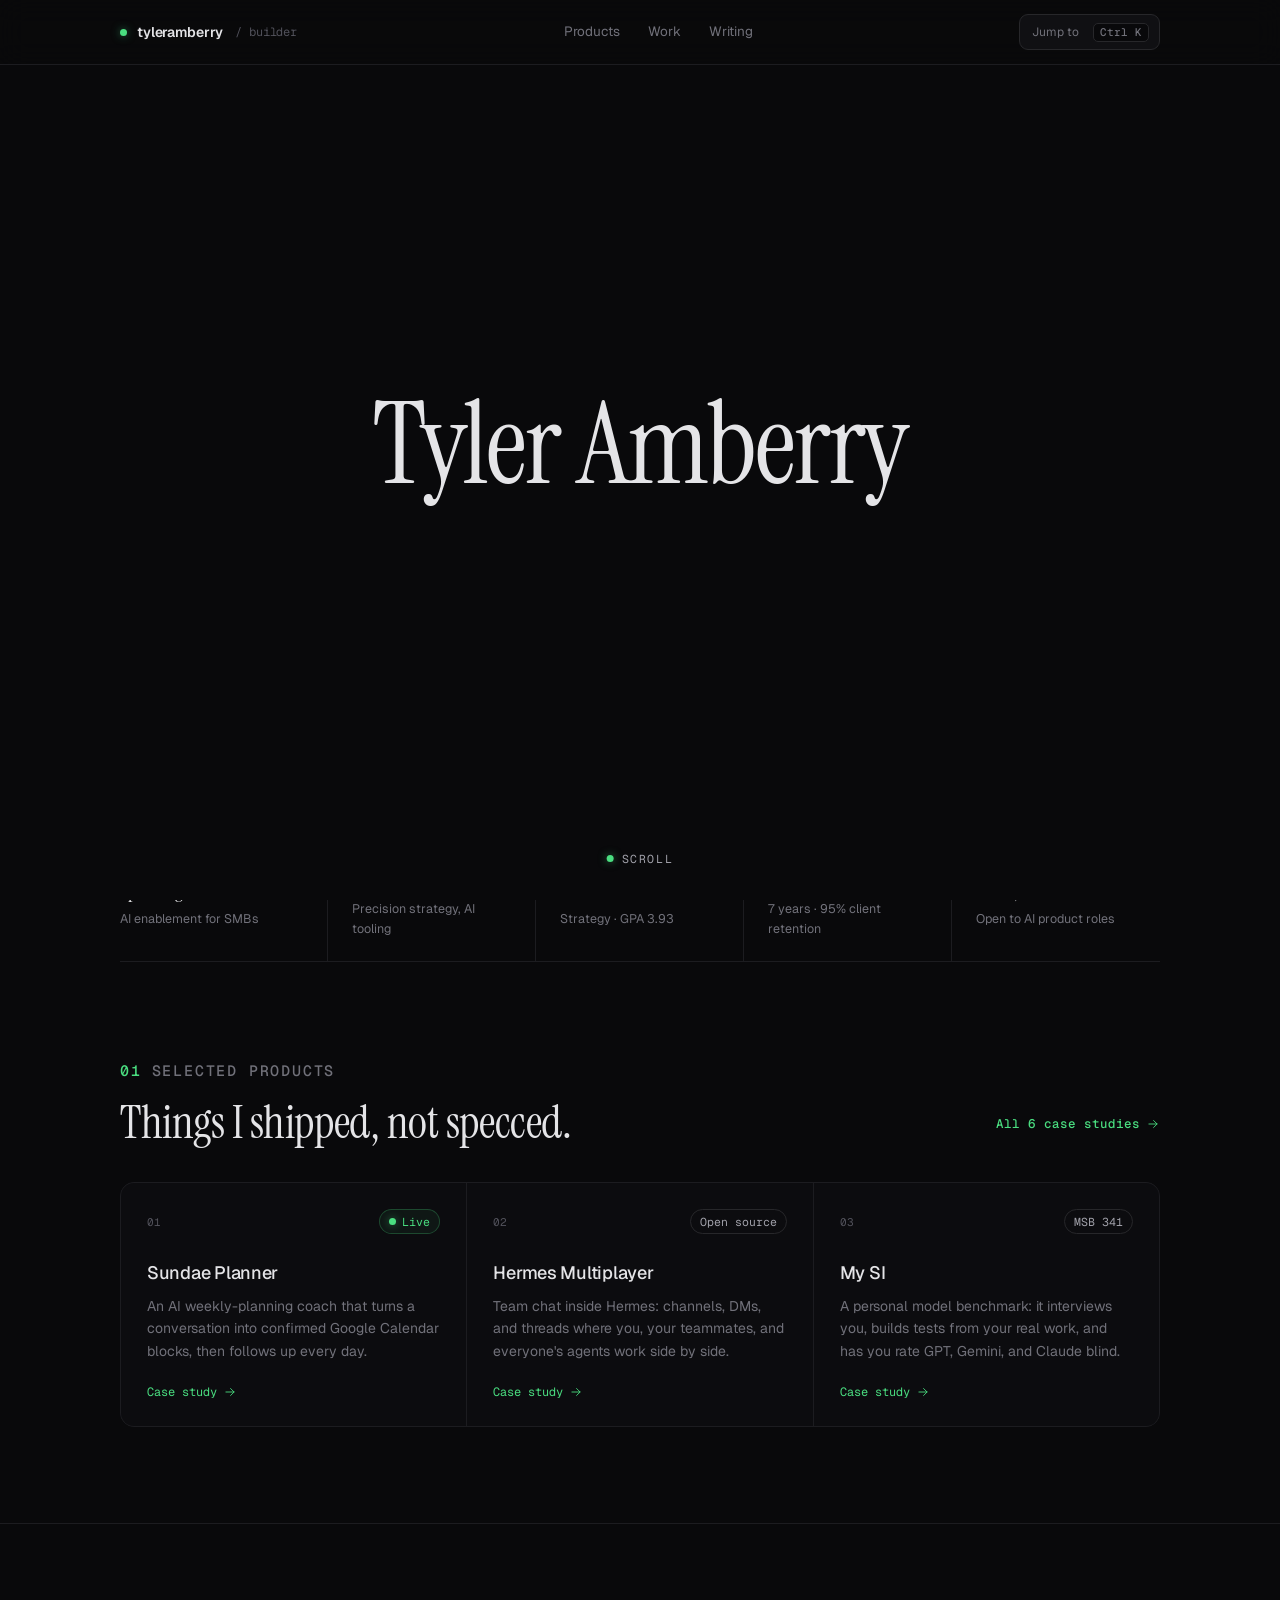
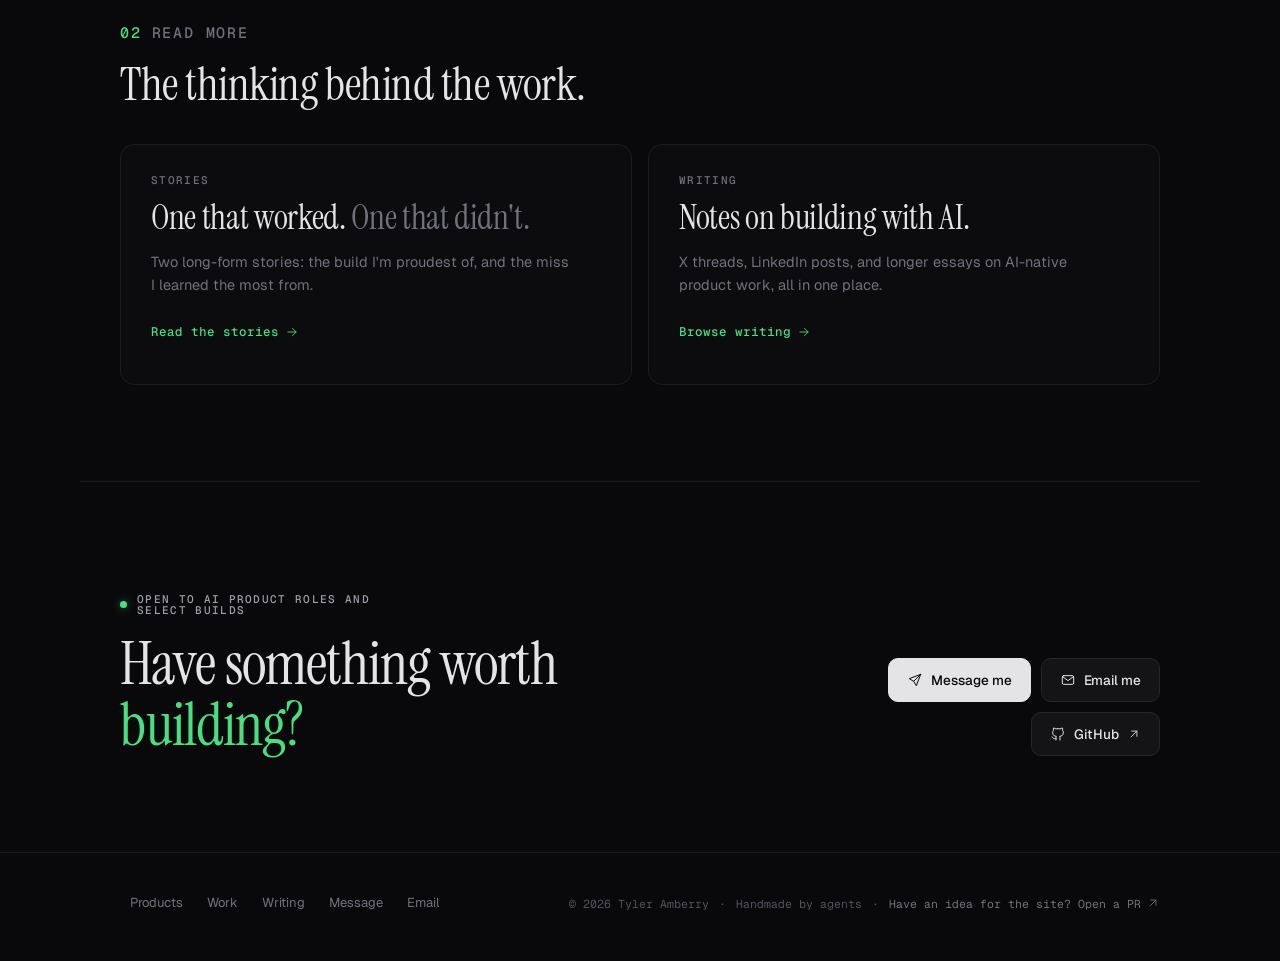
<file: index.html>
<!doctype html>
<html lang="en">
<head>
<meta charset="utf-8">
<meta name="viewport" content="width=device-width, initial-scale=1">
<title>Tyler Amberry | AI-native builder</title>
<meta name="description" content="Tyler Amberry is an AI-native builder: BYU Marriott strategy student, Founding FDE at Space Tiger AI. He ships products with agents.">
<meta property="og:title" content="Tyler Amberry | AI-native builder">
<meta property="og:description" content="Strategy student. Founding FDE. Ships products with agents, from spec to production.">
<meta property="og:image" content="img/mysi.jpg">
<meta name="theme-color" content="#09090b">
<link rel="icon" href="data:image/svg+xml,%3Csvg xmlns='http://www.w3.org/2000/svg' viewBox='0 0 32 32'%3E%3Crect width='32' height='32' rx='8' fill='%2309090b'/%3E%3Ccircle cx='16' cy='16' r='5' fill='%234ade80'/%3E%3C/svg%3E">
<link rel="preconnect" href="https://fonts.googleapis.com">
<link rel="preconnect" href="https://fonts.gstatic.com" crossorigin>
<link href="https://fonts.googleapis.com/css2?family=Instrument+Serif:ital@0;1&family=Geist:wght@300..600&family=Geist+Mono:wght@400;500&display=swap" rel="stylesheet">
<link rel="stylesheet" href="styles.css">
<script>document.documentElement.classList.add("js")</script>
<script src="writing/posts.js" defer></script>
<script src="site.js" defer></script>
<script src="intro.js" defer></script>
</head>
<body>
<a class="skip" href="#main">Skip to content</a>

<header class="site-header">
  <div class="wrap">
    <a class="brand" href="index.html" aria-label="Tyler Amberry, home"><span class="dot" aria-hidden="true"></span><span class="brand-name">tyleramberry</span><span class="brand-role">/ builder</span></a>
    <nav class="nav" aria-label="Primary">
      <a href="products.html">Products</a>
      <a href="work.html">Work</a>
      <a href="writing.html">Writing</a>
    </nav>
    <div class="header-tools">
      <button class="kbd-btn" type="button" data-palette aria-label="Open command menu"><svg class="i i-lg" aria-hidden="true"><use href="icons.svg#search"/></svg><span class="label">Jump to</span><kbd data-mod>⌘K</kbd></button>
      <button class="icon-btn" type="button" data-menu aria-expanded="false" aria-controls="mobile-menu"><svg class="i i-lg" aria-hidden="true"><use href="icons.svg#menu"/></svg><span class="sr-only">Open menu</span></button>
    </div>
  </div>
  <nav class="mobile-menu" id="mobile-menu" aria-label="Mobile">
    <a href="index.html" aria-current="page">Home <svg class="i" aria-hidden="true"><use href="icons.svg#arrow"/></svg></a>
    <a href="products.html">Products <svg class="i" aria-hidden="true"><use href="icons.svg#arrow"/></svg></a>
    <a href="work.html">Work <svg class="i" aria-hidden="true"><use href="icons.svg#arrow"/></svg></a>
    <a href="writing.html">Writing <svg class="i" aria-hidden="true"><use href="icons.svg#arrow"/></svg></a>
  </nav>
</header>

<main id="main">

  <!-- Scroll intro -->
  <section class="intro" data-intro aria-label="Intro">
    <div class="intro-stage">
      <h2 class="intro-word serif" aria-live="off">
        <span class="w is-on">Tyler Amberry</span>
        <span class="w">strategy student</span>
        <span class="w">founding FDE</span>
        <span class="w">I <em>ship</em> with agents</span>
      </h2>
      <p class="intro-hint mono"><span class="dot" aria-hidden="true"></span> scroll</p>
    </div>
  </section>

  <!-- Hero -->
  <section class="wrap hero" aria-labelledby="hero-title">
    <div>
      <p class="eyebrow"><span class="dot" aria-hidden="true"></span> AI-native builder · Provo, UT</p>
      <h1 id="hero-title"><span class="ln">Strategy student.</span><br><span class="ln">Founding FDE.</span><br><span class="ln">I <em>ship</em> with agents.</span></h1>
      <p class="sub">I'm Tyler Amberry. I study business strategy at BYU Marriott, and I run operations at Space Tiger AI, where I joined as the founding forward-deployed engineer. Building with AI is what I love doing.</p>
      <div class="actions">
        <a class="btn primary" href="products.html">See what I've shipped <svg class="i i-arrow" aria-hidden="true"><use href="icons.svg#arrow"/></svg></a>
        <a class="btn" href="work.html">How I work</a>
      </div>
      <p class="hero-meta">
        <span><svg class="i i-sm" aria-hidden="true"><use href="icons.svg#box"/></svg>6 case studies</span>
        <span><svg class="i i-sm" aria-hidden="true"><use href="icons.svg#cpu"/></svg>9-agent software factory</span>
        <span><svg class="i i-sm" aria-hidden="true"><use href="icons.svg#layers"/></svg>128 agent skills in daily use</span>
      </p>
    </div>
  </section>

  <!-- This week ticker -->
  <div class="ticker" role="region" aria-label="This week">
    <span class="ticker-label"><span class="dot" aria-hidden="true"></span><span class="txt">This week</span></span>
    <div class="ticker-viewport" tabindex="0" aria-label="Recent shipping log, scrolls automatically. Hover or focus to pause.">
      <div class="ticker-track" data-ticker></div>
    </div>
  </div>

  <!-- Experience strip -->
  <div class="wrap">
    <div class="strip" aria-label="Where I spend my time">
      <a href="work.html#space-tiger"><span class="k">Founding FDE</span><span class="v">Space Tiger AI</span><span class="d">AI enablement for SMBs</span></a>
      <a href="work.html#agility"><span class="k">Ex-intern</span><span class="v">Agility Digital</span><span class="d">Precision strategy, AI tooling</span></a>
      <a href="work.html#byu"><span class="k">Studying</span><span class="v">BYU Marriott</span><span class="d">Strategy · GPA 3.93</span></a>
      <a href="work.html#uvy"><span class="k">Founder</span><span class="v">Utah Valley Yards</span><span class="d">7 years · 95% client retention</span></a>
      <div><span class="k">Based in</span><span class="v">Provo, UT</span><span class="d">Open to AI product roles</span></div>
    </div>
  </div>

  <!-- Featured products -->
  <section class="section" aria-labelledby="featured-title">
    <div class="wrap">
      <div class="section-head reveal">
        <div>
          <p class="eyebrow"><span class="num">01</span> Selected products</p>
          <h2 id="featured-title">Things I shipped, not specced.</h2>
        </div>
        <a class="text-link" href="products.html">All 6 case studies <svg class="i i-sm" aria-hidden="true"><use href="icons.svg#arrow"/></svg></a>
      </div>
      <div class="grid3 reveal">
        <a class="cell" href="products.html#sundae">
          <span class="top"><span class="idx">01</span><span class="chip live"><span class="dot" aria-hidden="true"></span>Live</span></span>
          <h3>Sundae Planner</h3>
          <p>An AI weekly-planning coach that turns a conversation into confirmed Google Calendar blocks, then follows up every day.</p>
          <span class="go">Case study <svg class="i i-sm" aria-hidden="true"><use href="icons.svg#arrow"/></svg></span>
        </a>
        <a class="cell" href="products.html#multiplayer">
          <span class="top"><span class="idx">02</span><span class="chip">Open source</span></span>
          <h3>Hermes Multiplayer</h3>
          <p>Team chat inside Hermes: channels, DMs, and threads where you, your teammates, and everyone's agents work side by side.</p>
          <span class="go">Case study <svg class="i i-sm" aria-hidden="true"><use href="icons.svg#arrow"/></svg></span>
        </a>
        <a class="cell" href="products.html#mysi">
          <span class="top"><span class="idx">03</span><span class="chip">MSB 341</span></span>
          <h3>My SI</h3>
          <p>A personal model benchmark: it interviews you, builds tests from your real work, and has you rate GPT, Gemini, and Claude blind.</p>
          <span class="go">Case study <svg class="i i-sm" aria-hidden="true"><use href="icons.svg#arrow"/></svg></span>
        </a>
      </div>
    </div>
  </section>

  <!-- Stories + writing -->
  <section class="section" aria-labelledby="more-title">
    <div class="wrap">
      <div class="section-head reveal">
        <div>
          <p class="eyebrow"><span class="num">02</span> Read more</p>
          <h2 id="more-title">The thinking behind the work.</h2>
        </div>
      </div>
      <div class="pair reveal">
        <a class="panel-link" href="writing.html#stories">
          <span class="eyebrow">Stories</span>
          <h3>One that worked. <em class="muted">One that didn't.</em></h3>
          <p>Two long-form stories: the build I'm proudest of, and the miss I learned the most from.</p>
          <span class="text-link">Read the stories <svg class="i i-sm" aria-hidden="true"><use href="icons.svg#arrow"/></svg></span>
        </a>
        <a class="panel-link" href="writing.html">
          <span class="eyebrow">Writing</span>
          <h3>Notes on building with AI.</h3>
          <p>X threads, LinkedIn posts, and longer essays on AI-native product work, all in one place.</p>
          <span class="text-link">Browse writing <svg class="i i-sm" aria-hidden="true"><use href="icons.svg#arrow"/></svg></span>
        </a>
      </div>
    </div>
  </section>

  <!-- Contact -->
  <section class="wrap" aria-labelledby="contact-title" style="border-top:1px solid var(--line)">
    <div class="contact reveal">
      <div>
        <p class="eyebrow"><span class="dot" aria-hidden="true"></span> Open to AI product roles and select builds</p>
        <h2 id="contact-title" style="margin-top:18px">Have something worth <em>building?</em></h2>
              </div>
      <div class="actions">
        <button class="btn primary" type="button" data-message><svg class="i" aria-hidden="true"><use href="icons.svg#send"/></svg>Message me</button>
        <a class="btn" href="mailto:tyleramberry@gmail.com"><svg class="i" aria-hidden="true"><use href="icons.svg#mail"/></svg>Email me</a>
        <a class="btn" href="https://github.com/tyleramberry" target="_blank" rel="noopener"><svg class="i" aria-hidden="true"><use href="icons.svg#github"/></svg>GitHub<svg class="i i-sm i-ext" aria-hidden="true"><use href="icons.svg#ext"/></svg></a>
      </div>
    </div>
  </section>

</main>

<footer class="site-footer">
  <div class="wrap">
    <nav class="foot-links" aria-label="Footer">
      <a href="products.html">Products</a>
      <a href="work.html">Work</a>
      <a href="writing.html">Writing</a>
      <a href="#" data-message>Message</a>
      <a href="mailto:tyleramberry@gmail.com" data-email>Email</a>
    </nav>
    <p class="foot-meta"><span>© 2026 Tyler Amberry</span><span aria-hidden="true">·</span><span>Handmade by agents</span><span aria-hidden="true">·</span><a class="foot-pr" href="https://github.com/tyleramberry/tyleramberry-site" target="_blank" rel="noopener">Have an idea for the site? Open a PR<svg class="i i-sm i-ext" aria-hidden="true"><use href="icons.svg#ext"/></svg></a></p>
  </div>
</footer>
</body>
</html>
</file>
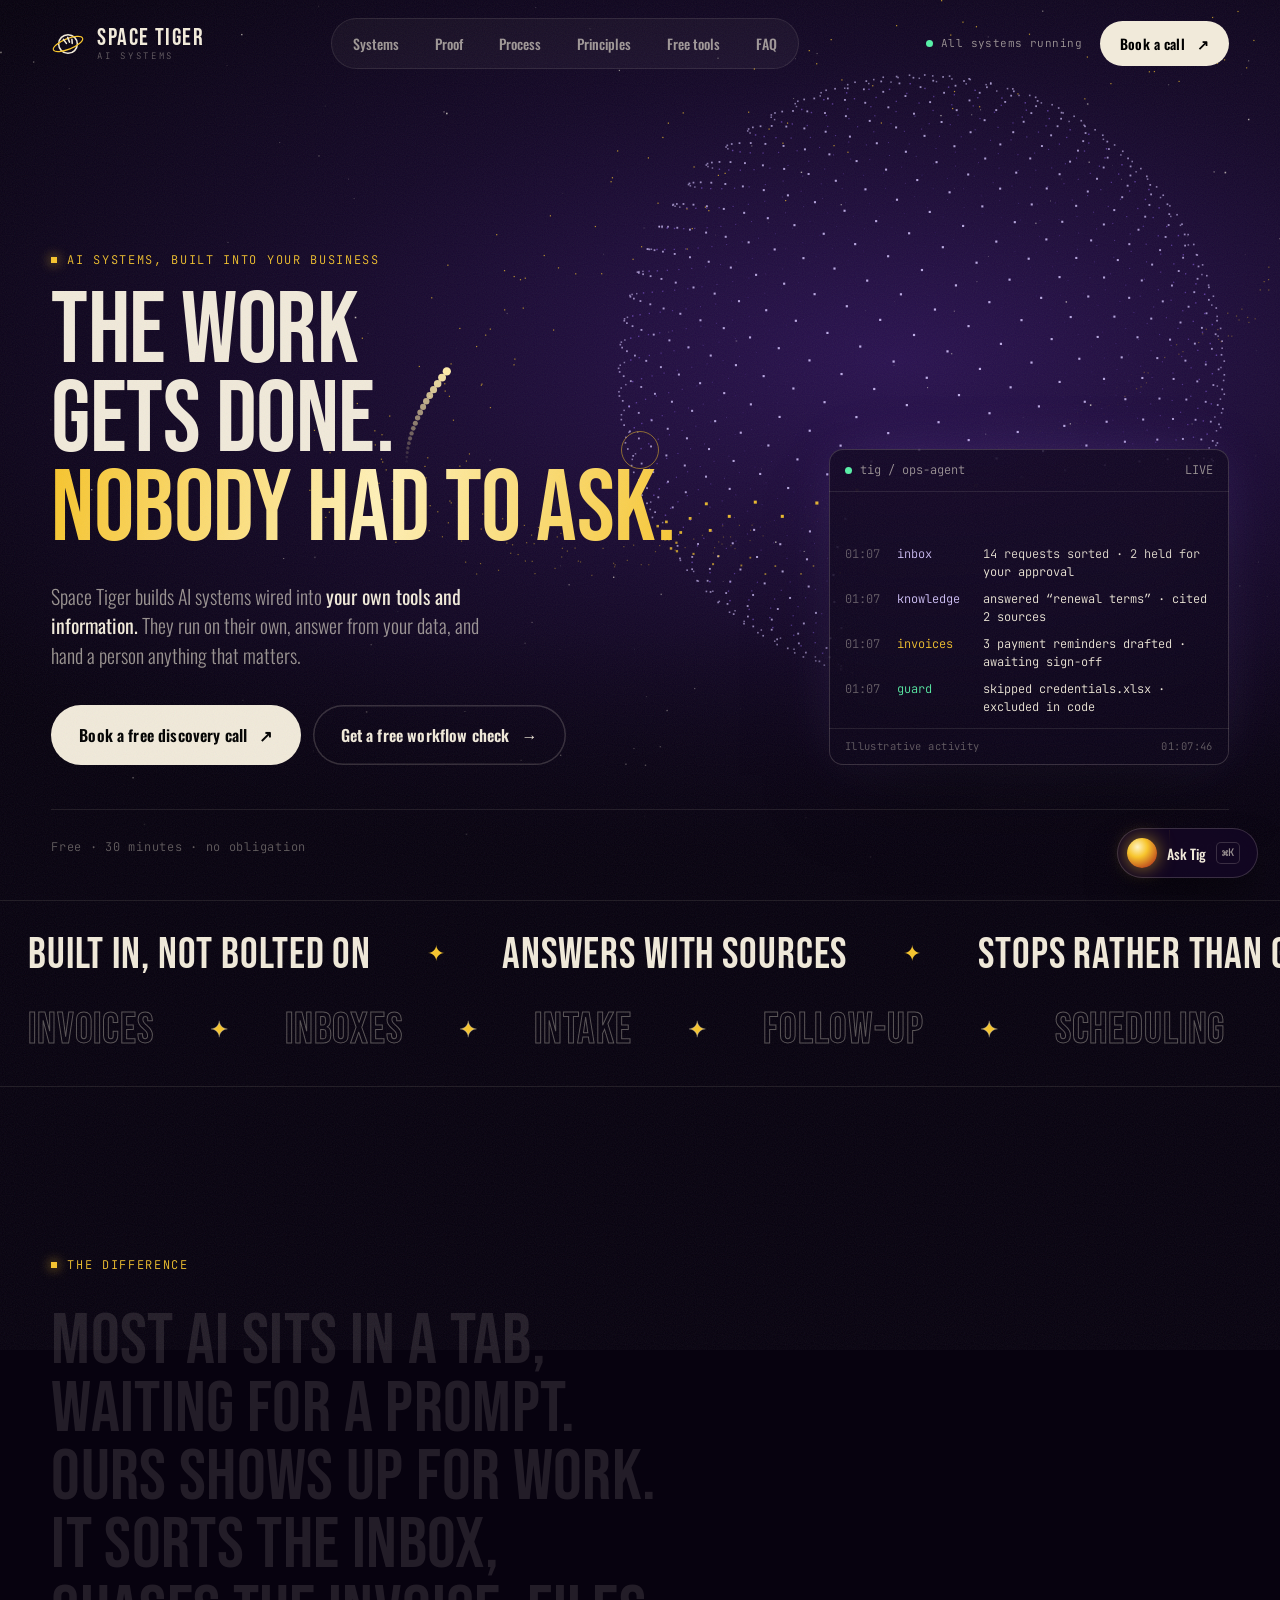
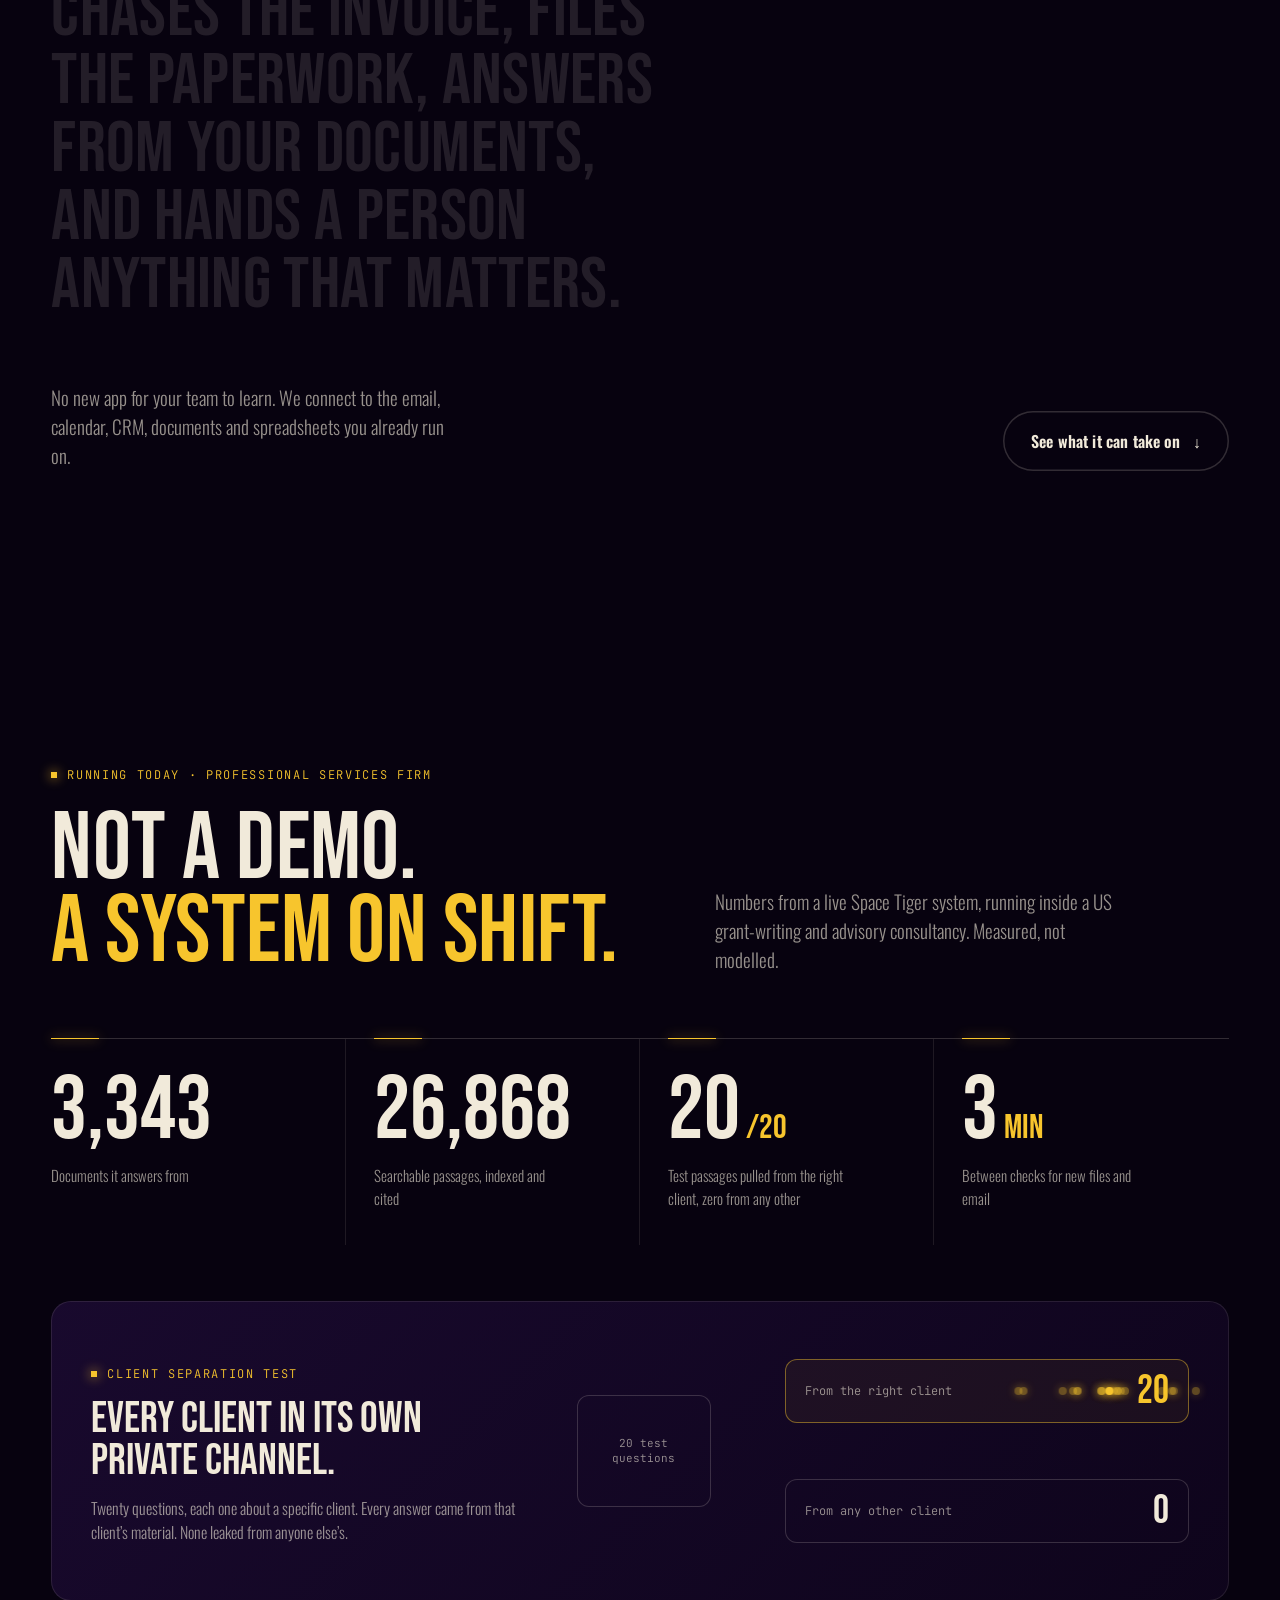
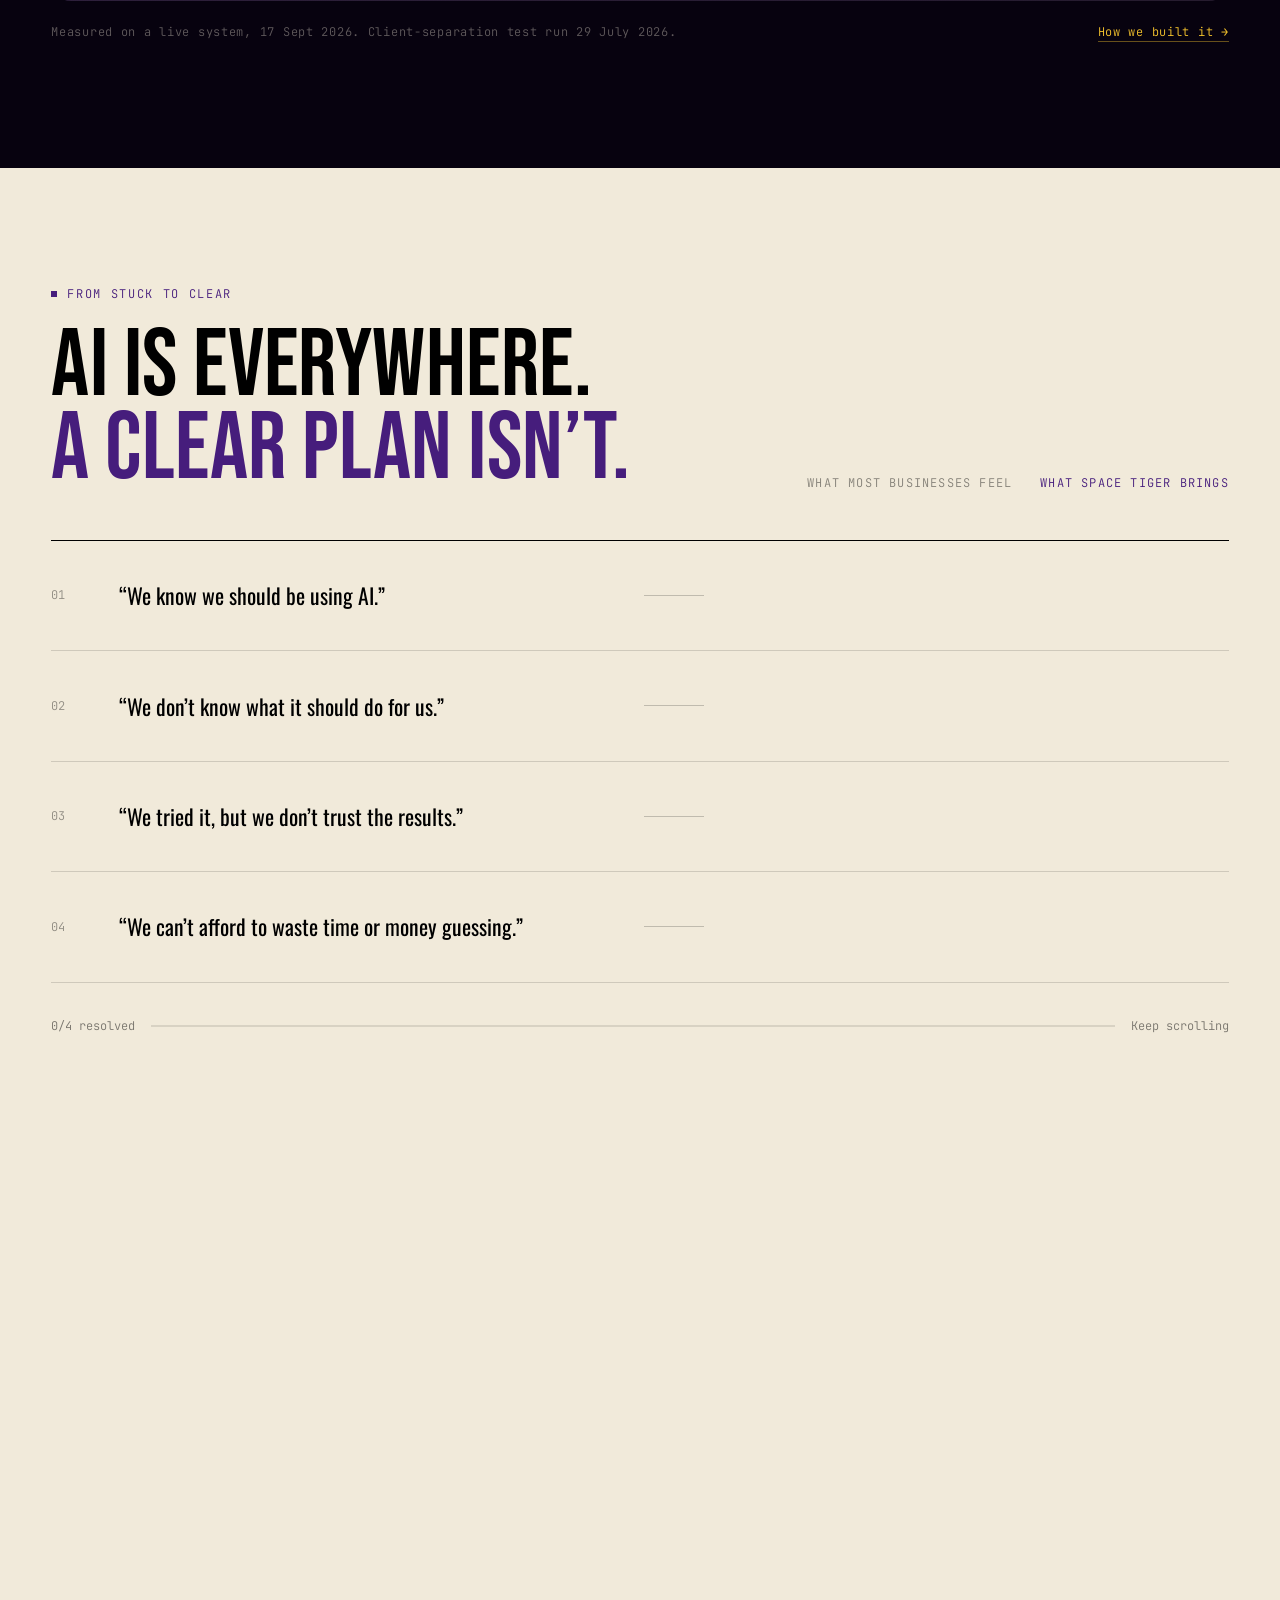
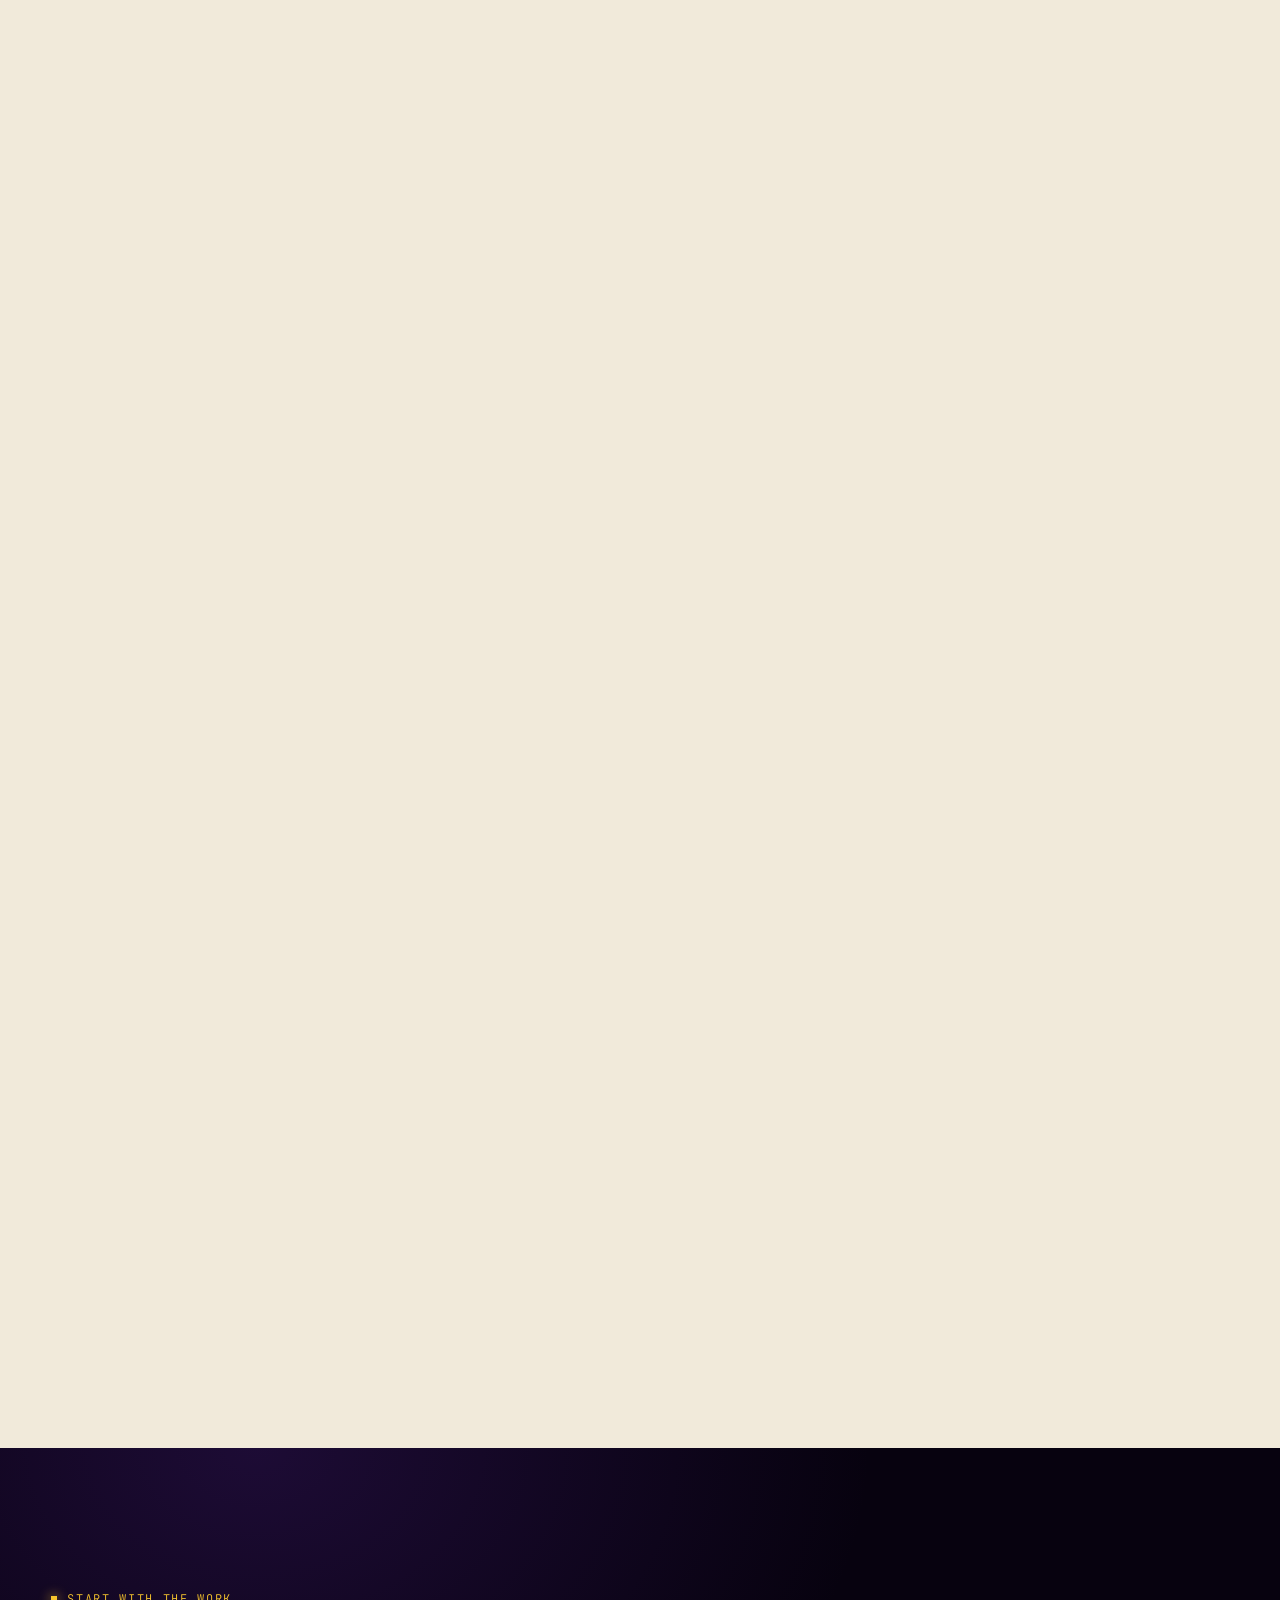
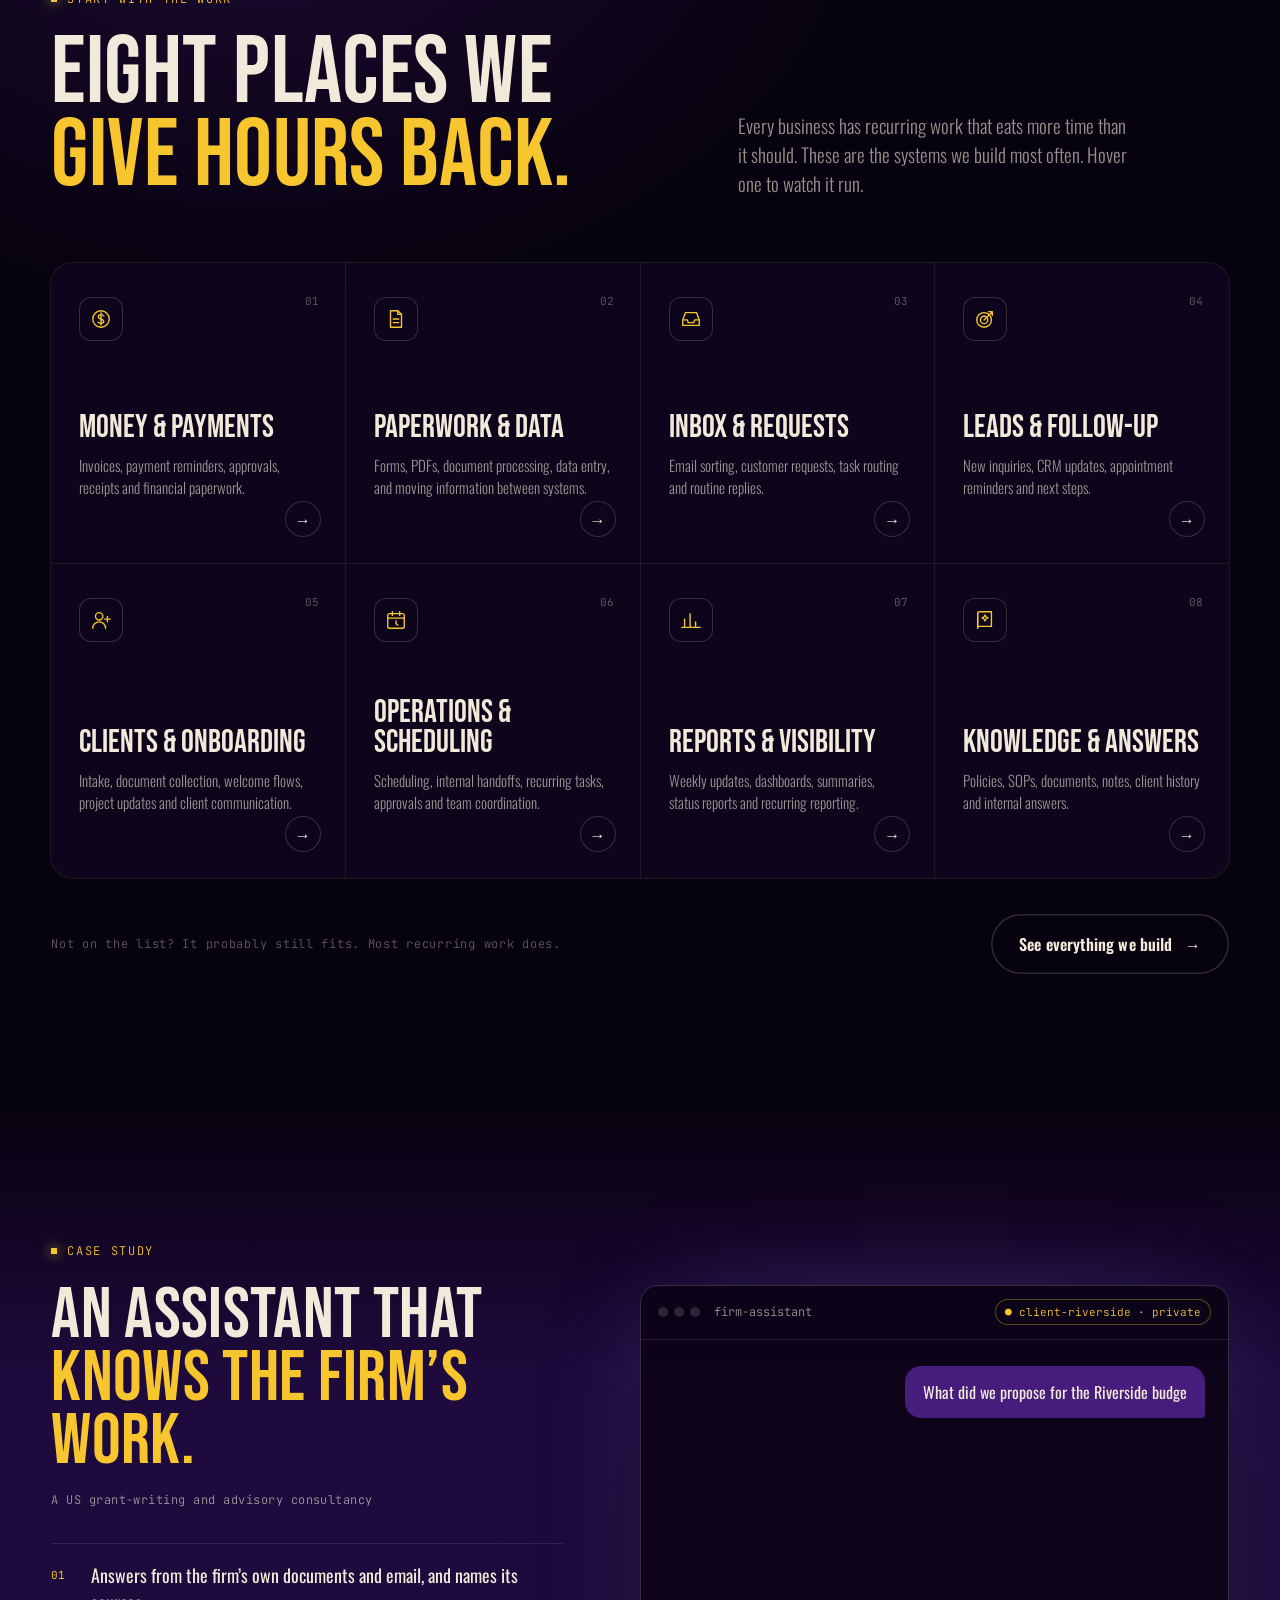
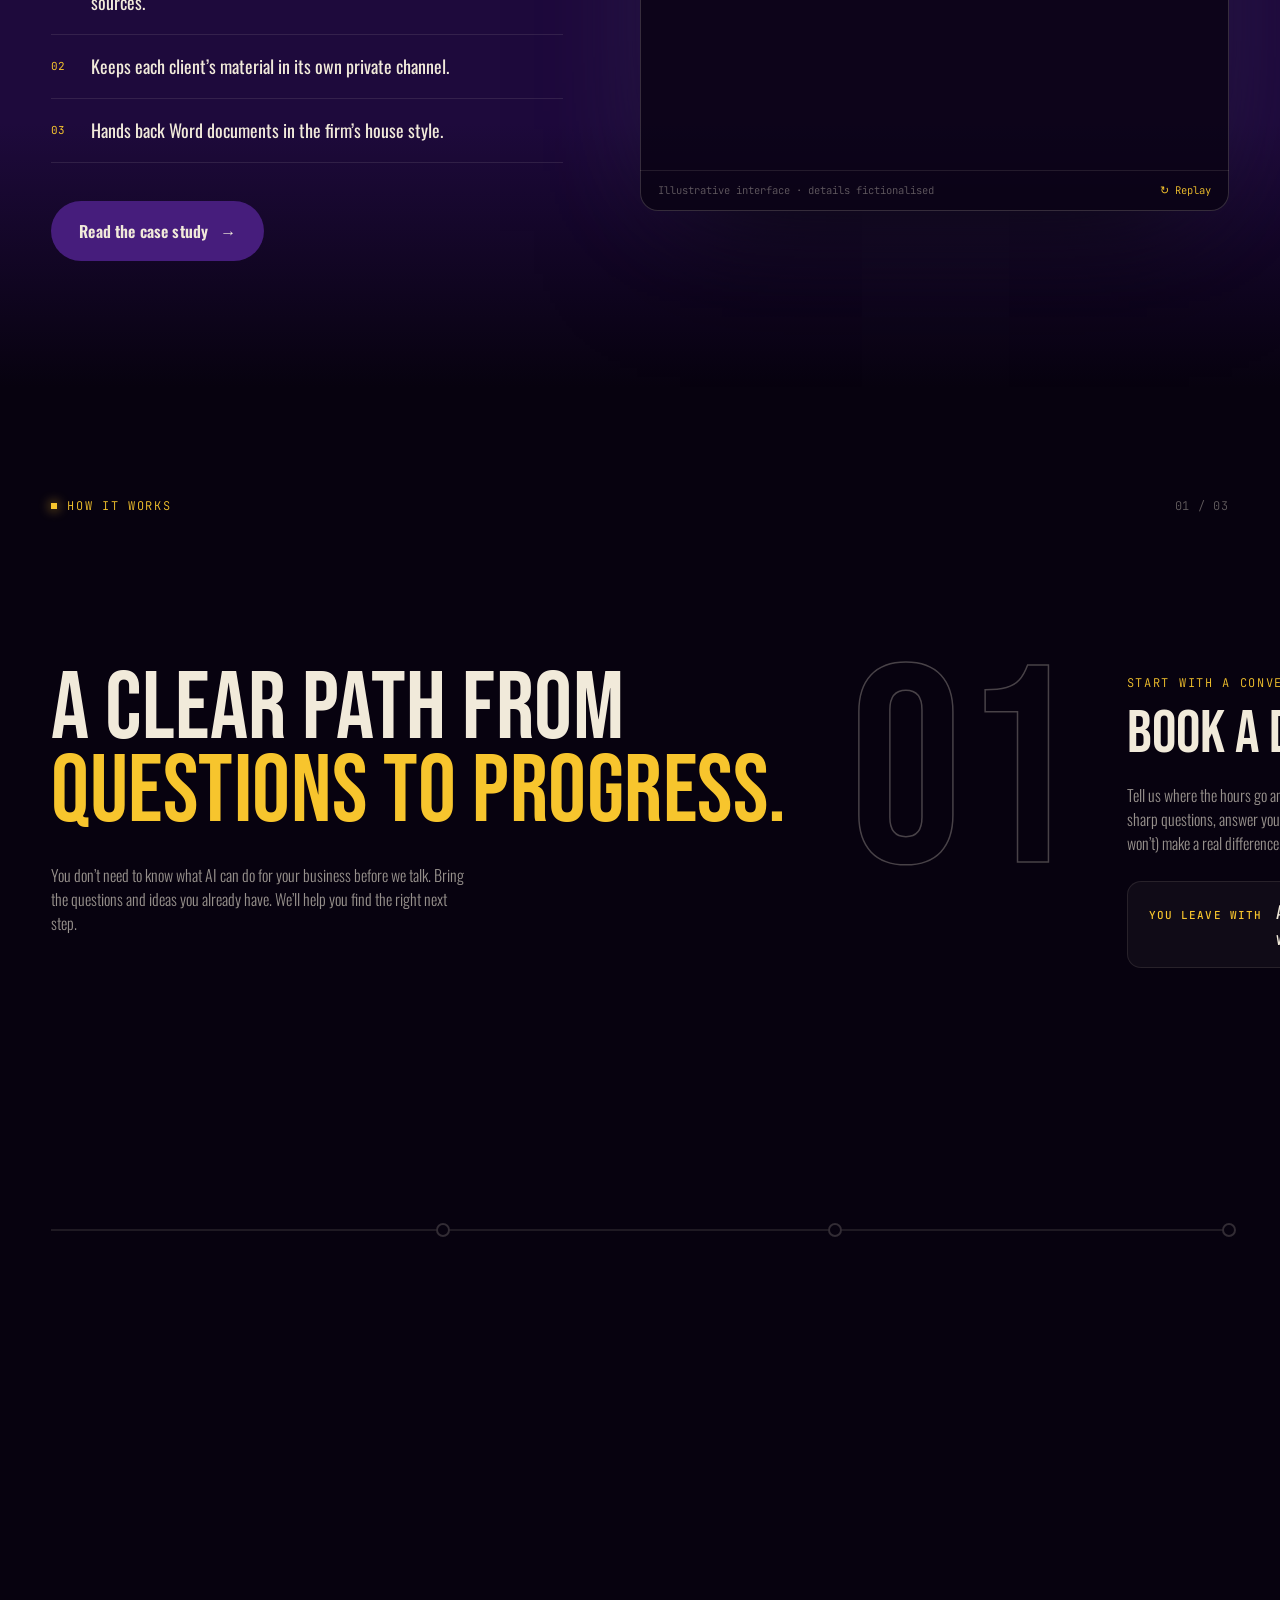
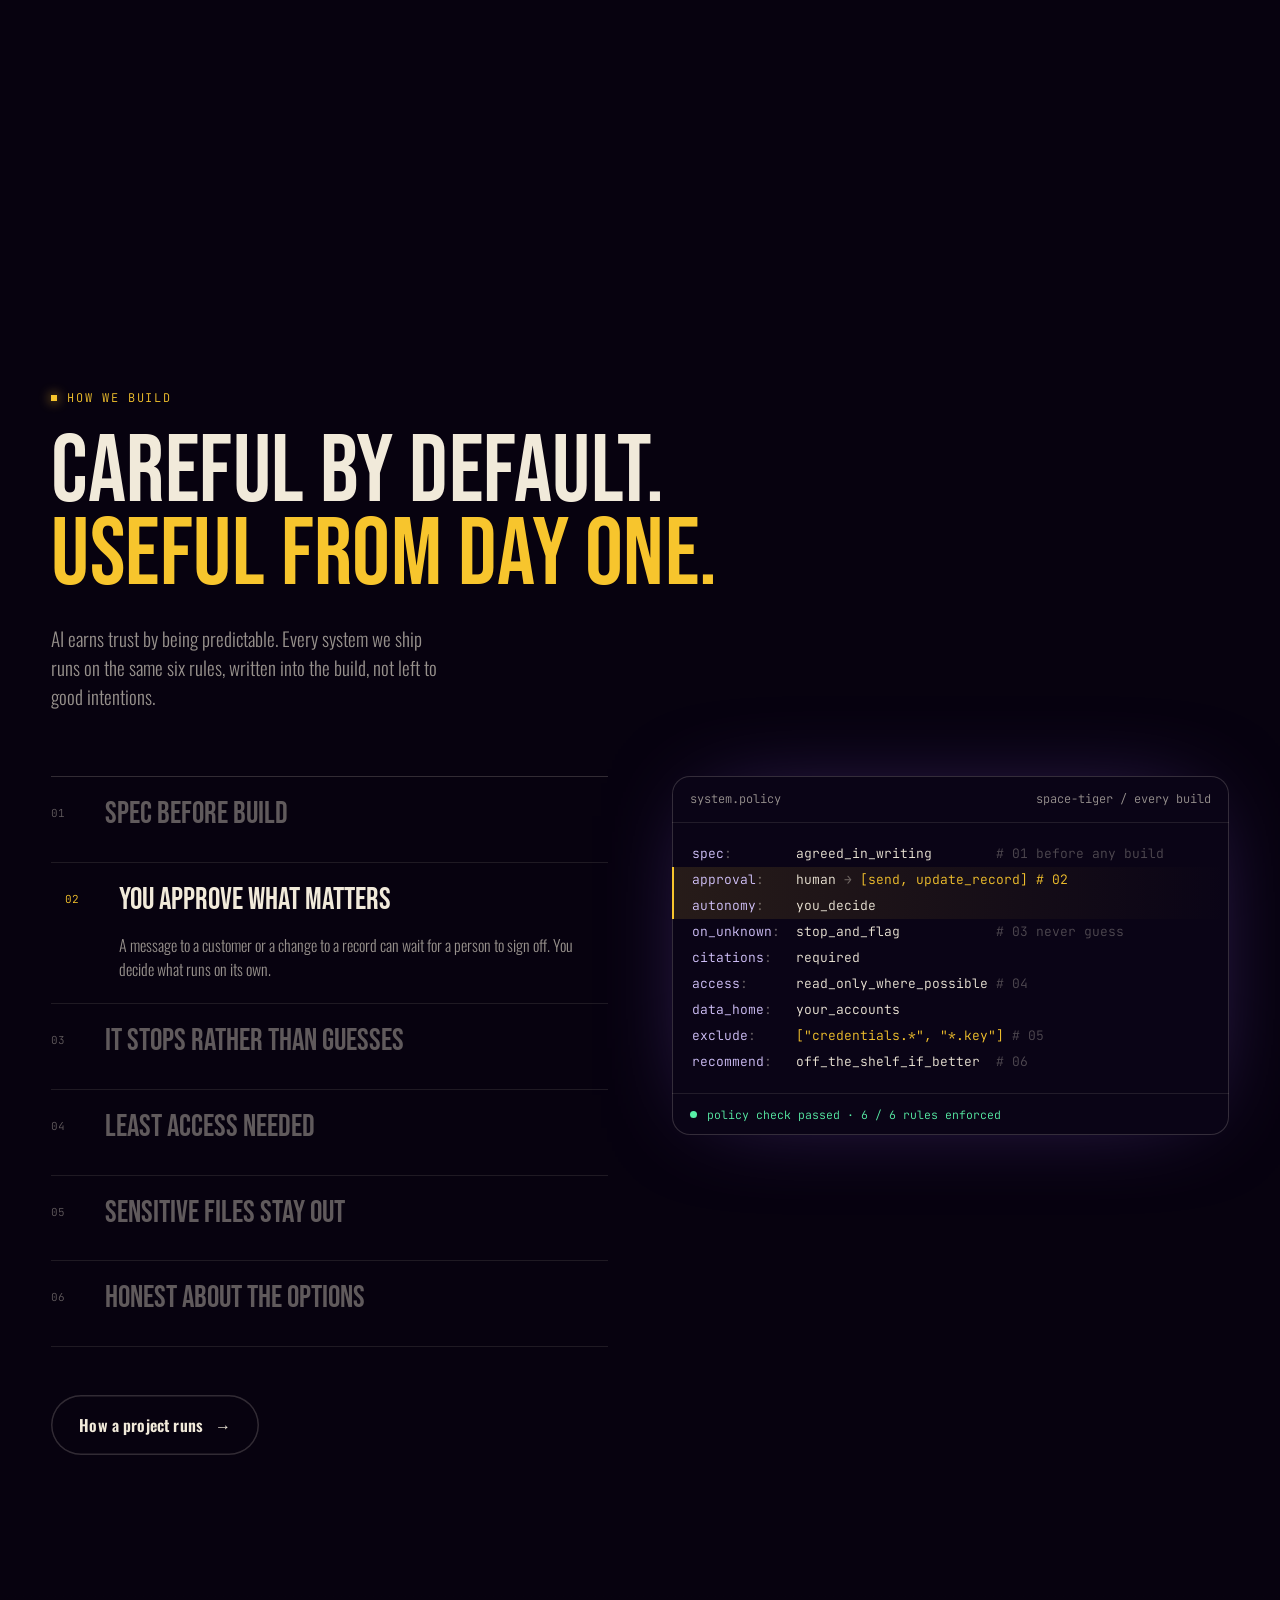
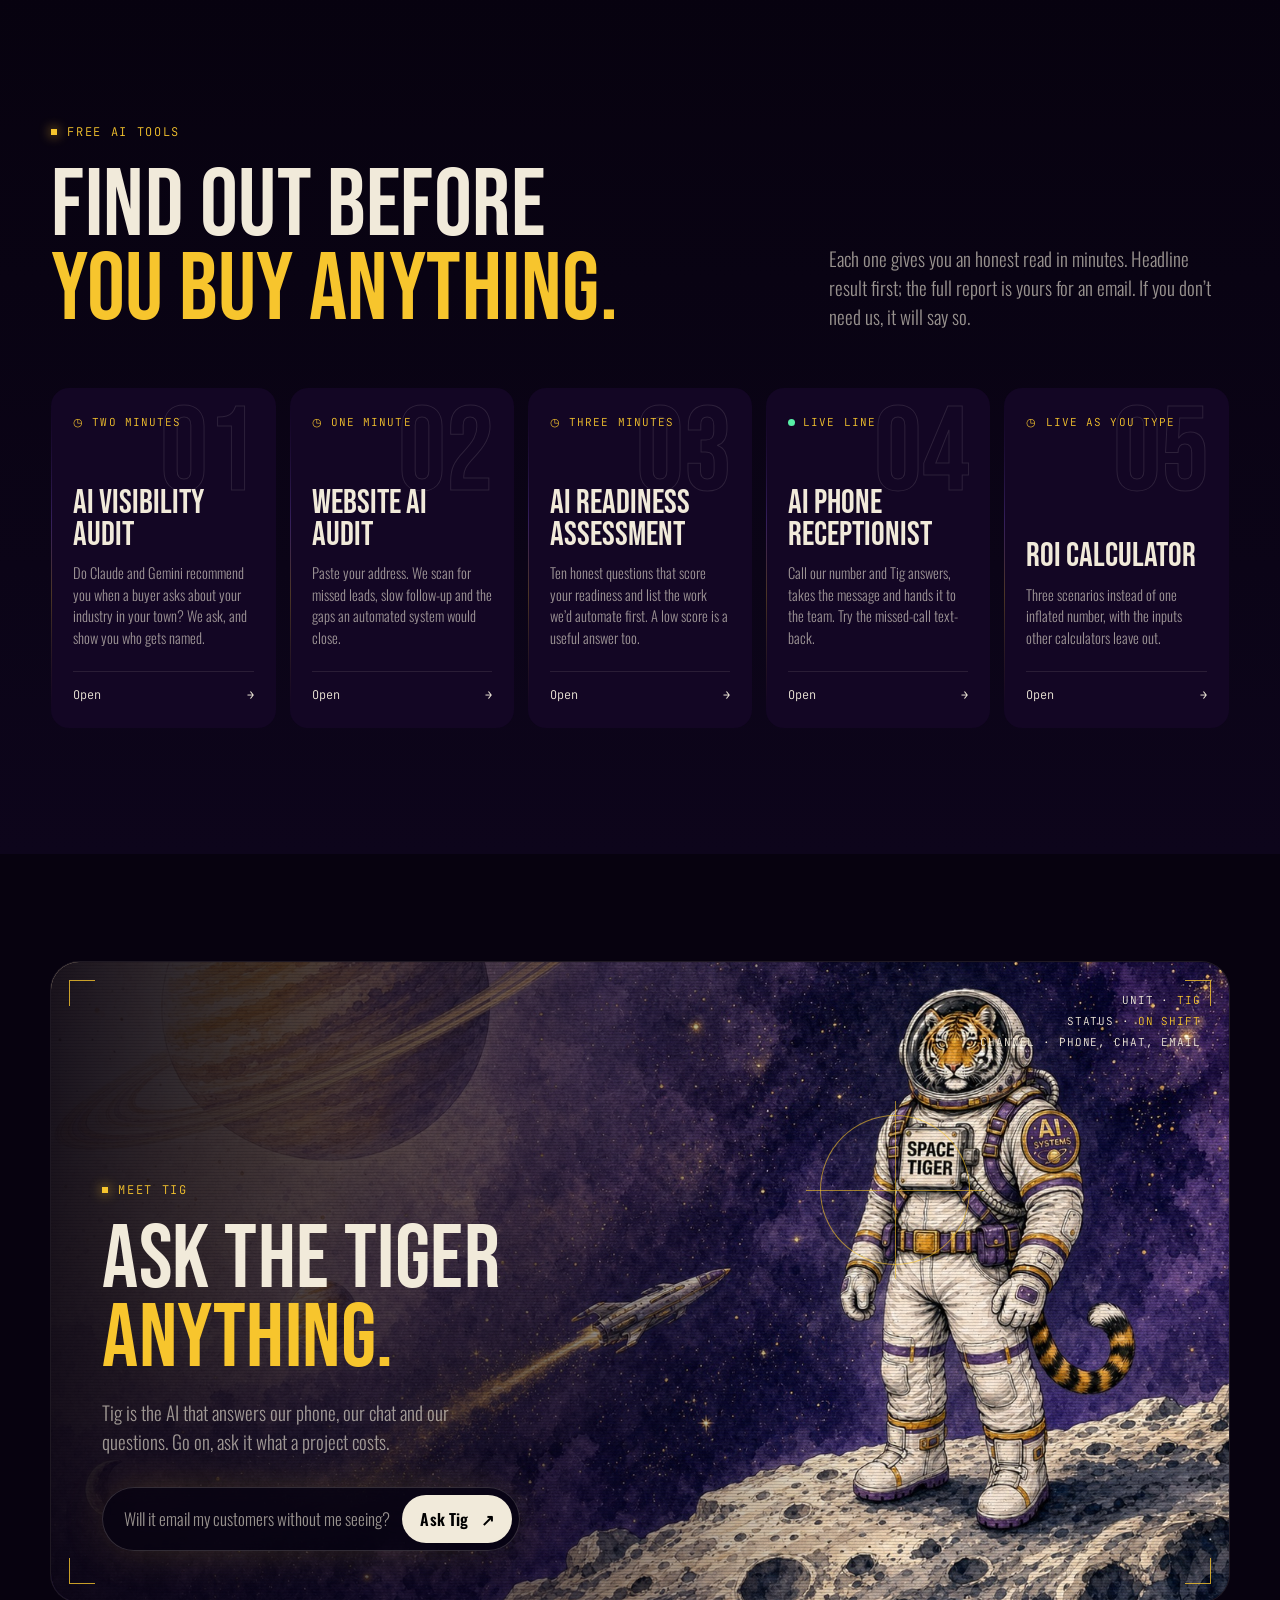
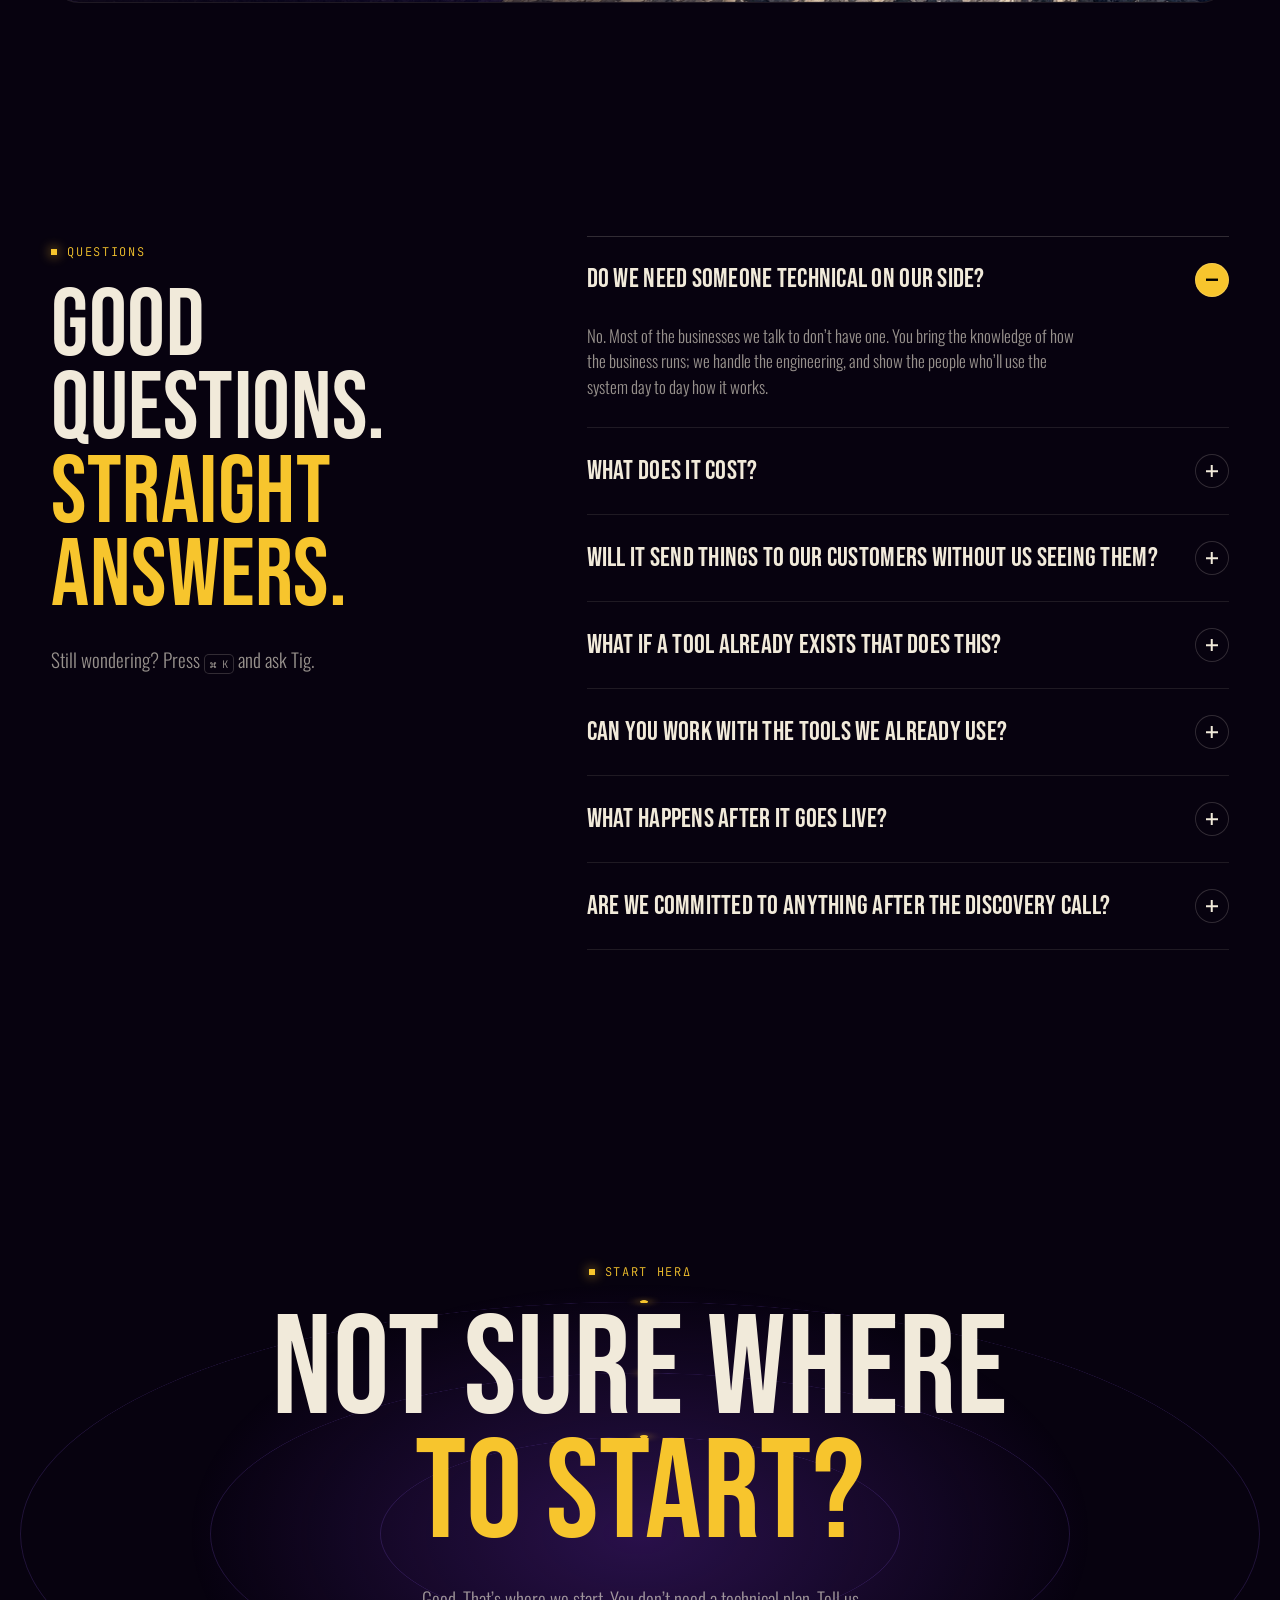
<file: work/spacetiger-redesign/index.html>
<!doctype html>
<html lang="en">
<head>
<meta charset="utf-8">
<meta name="viewport" content="width=device-width, initial-scale=1">
<title>Space Tiger AI Systems</title>
<meta name="description" content="Space Tiger builds AI systems wired into your own tools and information, running on their own, doing the work instead of waiting to be asked.">
<link rel="preconnect" href="https://fonts.googleapis.com">
<link rel="preconnect" href="https://fonts.gstatic.com" crossorigin>
<link href="https://fonts.googleapis.com/css2?family=Bebas+Neue&family=Oswald:wght@300;400;500;600;700&family=JetBrains+Mono:wght@400;500&display=swap" rel="stylesheet">
<style>
:root{
  --void:#07020f; --void-2:#0d051b; --hero:#291244; --deep:#1e0a3c; --card:#130624;
  --purple:#461d7c; --violet:#9b6bff; --lilac:#d6c6ff;
  --gold:#f7c52d; --paper:#f1eada; --ink:#000;
  --text:#f1eada; --muted:rgba(241,234,218,.62); --dim:rgba(241,234,218,.38);
  --line:rgba(241,234,218,.10); --line-2:rgba(241,234,218,.18);
  --display:"Bebas Neue",Impact,"Arial Narrow",sans-serif;
  --body:"Oswald","Arial Narrow",sans-serif;
  --mono:"JetBrains Mono",ui-monospace,Menlo,monospace;
  --ease:cubic-bezier(.16,1,.3,1);
  --gutter:clamp(16px,4vw,56px);
}
*{box-sizing:border-box;margin:0;padding:0}
html{scroll-behavior:smooth;overflow-x:clip}
body{background:var(--void);color:var(--text);font-family:var(--body);font-weight:300;-webkit-font-smoothing:antialiased;overflow-x:clip;line-height:1.5}
a{color:inherit;text-decoration:none}
button{font:inherit;color:inherit;background:none;border:0;cursor:pointer}
img{display:block;max-width:100%}
::selection{background:var(--gold);color:var(--ink)}
.wrap{width:100%;max-width:1440px;margin:0 auto;padding:0 var(--gutter)}

/* grain */
body::after{content:"";position:fixed;inset:-50%;pointer-events:none;z-index:90;opacity:.07;
  background-image:url("data:image/svg+xml,%3Csvg xmlns='http://www.w3.org/2000/svg' width='160' height='160'%3E%3Cfilter id='n'%3E%3CfeTurbulence type='fractalNoise' baseFrequency='.9' numOctaves='2' stitchTiles='stitch'/%3E%3C/filter%3E%3Crect width='100%25' height='100%25' filter='url(%23n)'/%3E%3C/svg%3E");
  animation:grain 1.2s steps(6) infinite}
@keyframes grain{0%{transform:translate(0,0)}20%{transform:translate(-3%,2%)}40%{transform:translate(2%,-3%)}60%{transform:translate(-2%,-1%)}80%{transform:translate(3%,3%)}100%{transform:translate(0,0)}}

/* type */
.eyebrow{font-family:var(--mono);font-size:12px;letter-spacing:.14em;text-transform:uppercase;color:var(--gold);display:inline-flex;align-items:center;gap:10px}
.eyebrow::before{content:"";width:6px;height:6px;background:var(--gold);box-shadow:0 0 12px var(--gold)}
.eyebrow.ink{color:var(--purple)} .eyebrow.ink::before{background:var(--purple);box-shadow:none}
.h2{font-family:var(--display);font-weight:400;text-transform:uppercase;font-size:clamp(52px,7.4vw,124px);line-height:.88;letter-spacing:.005em}
.h2 em{font-style:normal;color:var(--gold)}
.lede{font-size:clamp(18px,1.5vw,22px);color:var(--muted);max-width:40ch;font-weight:300}

/* buttons */
.btn{--bg:var(--paper);--fg:var(--ink);position:relative;display:inline-flex;align-items:center;gap:12px;padding:18px 28px;border-radius:99px;background:var(--bg);color:var(--fg);font-weight:600;font-size:16px;letter-spacing:.01em;overflow:hidden;isolation:isolate;transition:transform .5s var(--ease)}
.btn::before{content:"";position:absolute;inset:0;background:var(--gold);transform:translateY(101%);border-radius:inherit;transition:transform .55s var(--ease);z-index:-1}
.btn:hover::before{transform:translateY(0)}
.btn .arr{display:inline-block;transition:transform .5s var(--ease)}
.btn:hover .arr{transform:translate(3px,-3px) rotate(0deg)}
.btn.ghost{--bg:transparent;--fg:var(--text);box-shadow:inset 0 0 0 1.5px var(--line-2)}
.btn.ghost::before{background:var(--purple)}
.btn.ghost:hover{box-shadow:inset 0 0 0 1.5px var(--violet)}
.btn.purple{--bg:var(--purple);--fg:var(--paper)}
.btn.purple:hover{--fg:var(--ink)}
.fine{font-family:var(--mono);font-size:12px;color:var(--dim);letter-spacing:.06em}

/* ---------- boot ---------- */
#boot{position:fixed;inset:0;z-index:200;background:var(--void);display:grid;place-items:center;transition:clip-path 1s var(--ease);clip-path:inset(0 0 0 0)}
#boot.done{clip-path:inset(0 0 100% 0)}
.boot-inner{width:min(420px,84vw);font-family:var(--mono);font-size:12px;color:var(--muted)}
.boot-log div{opacity:0;transform:translateY(4px);animation:bootIn .3s forwards}
.boot-log div b{color:var(--gold);font-weight:500}
@keyframes bootIn{to{opacity:1;transform:none}}
.boot-bar{height:1px;background:var(--line);margin:18px 0 10px;overflow:hidden}
.boot-bar i{display:block;height:100%;width:0;background:var(--gold);box-shadow:0 0 12px var(--gold)}
.boot-row{display:flex;justify-content:space-between;color:var(--dim)}

/* ---------- cursor ---------- */
.cur,.cur-ring{position:fixed;top:0;left:0;pointer-events:none;z-index:150;border-radius:50%;transform:translate(-50%,-50%)}
.cur{width:6px;height:6px;background:var(--gold)}
.cur-ring{width:38px;height:38px;border:1px solid rgba(247,197,45,.5);transition:width .35s var(--ease),height .35s var(--ease),background .35s,border-color .35s}
.cur-ring.hover{width:72px;height:72px;background:rgba(247,197,45,.08);border-color:rgba(247,197,45,.9)}
@media (pointer:coarse){.cur,.cur-ring{display:none}}

/* ---------- nav ---------- */
.nav{position:fixed;top:0;left:0;right:0;z-index:100;padding:18px var(--gutter);display:flex;align-items:center;justify-content:space-between;gap:24px;transition:background .4s,backdrop-filter .4s,padding .4s}
.nav.scrolled{background:rgba(7,2,15,.62);backdrop-filter:blur(18px) saturate(1.4);-webkit-backdrop-filter:blur(18px) saturate(1.4);padding-top:12px;padding-bottom:12px;border-bottom:1px solid var(--line)}
.brand{display:flex;align-items:center;gap:12px}
.brand svg{width:34px;height:34px;color:var(--paper)}
.brand-word{font-family:var(--display);font-size:24px;letter-spacing:.06em;line-height:1}
.brand-word small{display:block;font-family:var(--mono);font-size:9px;letter-spacing:.3em;color:var(--dim);margin-top:2px}
.nav-links{display:flex;gap:4px;padding:6px;border-radius:99px;background:rgba(241,234,218,.04);box-shadow:inset 0 0 0 1px var(--line)}
.nav-links a{padding:9px 16px;border-radius:99px;font-size:14px;font-weight:500;color:var(--muted);transition:color .3s,background .3s}
.nav-links a:hover{color:var(--paper);background:rgba(241,234,218,.07)}
.nav-right{display:flex;align-items:center;gap:18px}
.status{font-family:var(--mono);font-size:11px;color:var(--muted);display:flex;align-items:center;gap:8px;letter-spacing:.04em}
.pulse{width:7px;height:7px;border-radius:50%;background:#58f0a7;box-shadow:0 0 0 0 rgba(88,240,167,.6);animation:pulse 2s infinite}
@keyframes pulse{70%{box-shadow:0 0 0 9px rgba(88,240,167,0)}100%{box-shadow:0 0 0 0 rgba(88,240,167,0)}}
.nav .btn{padding:12px 20px;font-size:14px}
@media (max-width:1080px){.nav-links,.status{display:none}}

/* ---------- hero ---------- */
.hero{position:relative;min-height:100svh;display:flex;flex-direction:column;justify-content:flex-end;padding:120px 0 36px;overflow:hidden;
  background:radial-gradient(120% 80% at 70% 40%,#2a1250 0%,#140828 40%,var(--void) 75%)}
#field{position:absolute;inset:0;width:100%;height:100%}
.hero::after{content:"";position:absolute;left:0;right:0;bottom:0;height:30%;background:linear-gradient(transparent,var(--void));pointer-events:none}
.hero-grid{position:relative;z-index:2;display:grid;grid-template-columns:1fr auto;align-items:end;gap:48px}
.hero h1{font-family:var(--display);font-weight:400;text-transform:uppercase;font-size:clamp(60px,7.9vw,164px);line-height:.86;letter-spacing:-.005em;margin:20px 0 26px}
.hero h1 .line:last-child>span{white-space:nowrap}
@media (max-width:600px){.hero h1 .line:last-child>span{white-space:normal}}
.line{display:block;overflow:hidden;padding-bottom:.02em}
.line>span{display:block;transform:translateY(105%);transition:transform 1.3s var(--ease)}
.ready .line>span{transform:none}
.ready .line:nth-child(2)>span{transition-delay:.09s}
.ready .line:nth-child(3)>span{transition-delay:.18s}
.shine{background:linear-gradient(100deg,var(--gold) 0%,#fff1b8 18%,var(--gold) 36%,#ff9f5a 60%,var(--gold) 100%);background-size:250% 100%;-webkit-background-clip:text;background-clip:text;color:transparent;animation:shine 7s linear infinite}
@keyframes shine{to{background-position:-250% 0}}
.hero-sub{font-size:clamp(18px,1.55vw,23px);color:var(--muted);max-width:44ch;font-weight:300}
.hero-sub strong{color:var(--paper);font-weight:400}
.hero-ctas{display:flex;flex-wrap:wrap;gap:12px;align-items:center;margin-top:34px}
.hero-meta{display:flex;justify-content:space-between;align-items:center;margin-top:44px;padding-top:20px;border-top:1px solid var(--line);position:relative;z-index:2}
.scrollcue{display:flex;align-items:center;gap:12px}
.scrollcue i{width:1px;height:34px;background:linear-gradient(var(--gold),transparent);animation:cue 2.2s var(--ease) infinite;transform-origin:top}
@keyframes cue{0%{transform:scaleY(0)}50%{transform:scaleY(1)}100%{transform:scaleY(1);opacity:0}}
.fade-up{opacity:0;transform:translateY(24px);transition:opacity 1.2s var(--ease),transform 1.2s var(--ease)}
.ready .fade-up{opacity:1;transform:none}
.ready .d1{transition-delay:.35s}.ready .d2{transition-delay:.5s}.ready .d3{transition-delay:.7s}.ready .d4{transition-delay:.9s}

/* console */
.console{width:400px;border-radius:14px;background:rgba(13,5,27,.66);backdrop-filter:blur(22px);-webkit-backdrop-filter:blur(22px);box-shadow:inset 0 0 0 1px var(--line-2),0 40px 80px -30px rgba(0,0,0,.8),0 0 60px -20px rgba(155,107,255,.35);overflow:hidden;font-family:var(--mono);font-size:12px}
.console-head{display:flex;align-items:center;justify-content:space-between;padding:12px 16px;border-bottom:1px solid var(--line);color:var(--muted)}
.console-head span{display:flex;align-items:center;gap:8px}
.console-body{height:236px;padding:12px 16px;display:flex;flex-direction:column;justify-content:flex-end;gap:9px;overflow:hidden;mask-image:linear-gradient(transparent,#000 28%)}
.log{display:grid;grid-template-columns:44px 78px 1fr;gap:8px;color:var(--muted);animation:logIn .6s var(--ease)}
.log time{color:var(--dim)}
.log .tag{color:var(--lilac)}
.log .tag.g{color:var(--gold)}
.log .tag.s{color:#58f0a7}
.log .msg{color:var(--paper)}
@keyframes logIn{from{opacity:0;transform:translateY(10px);filter:blur(4px)}}
.caret{display:inline-block;width:7px;height:13px;background:var(--gold);vertical-align:-2px;animation:blink 1s steps(1) infinite}
@keyframes blink{50%{opacity:0}}
.console-foot{display:flex;justify-content:space-between;padding:10px 16px;border-top:1px solid var(--line);color:var(--dim);font-size:10.5px;letter-spacing:.04em}
@media (max-width:980px){.hero-grid{grid-template-columns:1fr}.console{width:100%}}

/* ---------- marquee ---------- */
.marquee{border-block:1px solid var(--line);padding:22px 0;overflow:hidden;background:var(--void)}
.mq{display:flex;gap:0;width:max-content;animation:mq 42s linear infinite}
.mq.rev{animation-direction:reverse;animation-duration:52s;margin-top:10px}
.mq span{font-family:var(--display);font-size:clamp(28px,3.4vw,52px);text-transform:uppercase;letter-spacing:.02em;white-space:nowrap;padding:0 28px;display:flex;align-items:center;gap:56px;color:var(--paper)}
.mq span::after{content:"✦";color:var(--gold);font-size:.5em}
.mq.rev span{color:transparent;-webkit-text-stroke:1px rgba(241,234,218,.35)}
@keyframes mq{to{transform:translateX(-50%)}}

/* ---------- manifesto ---------- */
.manifesto{padding:clamp(120px,18vh,220px) 0}
.manifesto .big{font-family:var(--display);text-transform:uppercase;font-size:clamp(40px,5.6vw,96px);line-height:.95;max-width:21ch;letter-spacing:.005em}
.manifesto .w{color:rgba(241,234,218,.12);transition:color .5s}
.manifesto .w.on{color:var(--paper)}
.manifesto .w.gold.on{color:var(--gold)}
.manifesto-foot{display:flex;justify-content:space-between;align-items:end;gap:40px;margin-top:64px;flex-wrap:wrap}

/* ---------- reveal ---------- */
.rv{opacity:0;transform:translateY(40px);transition:opacity 1.1s var(--ease),transform 1.1s var(--ease)}
.rv.in{opacity:1;transform:none}
.rv.s2{transition-delay:.1s}.rv.s3{transition-delay:.2s}.rv.s4{transition-delay:.3s}

/* ---------- proof ---------- */
.proof{padding:clamp(100px,14vh,160px) 0;position:relative}
.proof-head{display:grid;grid-template-columns:1.2fr 1fr;gap:48px;align-items:end;margin-bottom:64px}
.stats{display:grid;grid-template-columns:repeat(4,1fr);border-top:1px solid var(--line-2)}
.stat{padding:32px 28px 36px 0;border-right:1px solid var(--line);position:relative}
.stat+.stat{padding-left:28px}
.stat:last-child{border-right:0}
.stat .num{font-family:var(--display);font-size:clamp(64px,7vw,120px);line-height:.9;display:flex;align-items:baseline;gap:6px}
.stat .num small{font-size:.38em;color:var(--gold)}
.stat p{font-size:15px;color:var(--muted);margin-top:12px;max-width:22ch}
.stat::before{content:"";position:absolute;top:-1px;left:0;height:1px;width:0;background:var(--gold);box-shadow:0 0 12px var(--gold);transition:width 1.6s var(--ease)}
.stat+.stat::before{left:28px}
.stats.in .stat::before{width:48px}
.isolation{margin-top:56px;display:grid;grid-template-columns:1fr 1.4fr;gap:48px;align-items:center;border-radius:20px;padding:40px;background:linear-gradient(135deg,rgba(70,29,124,.28),rgba(19,6,36,.6));box-shadow:inset 0 0 0 1px var(--line)}
.isolation h3{font-family:var(--display);font-size:clamp(34px,3.4vw,52px);line-height:.95;font-weight:400;text-transform:uppercase}
.isolation p{color:var(--muted);margin-top:14px;font-size:16px}
.lanes{position:relative;height:220px}
.lane{position:absolute;left:34%;right:0;height:64px;border-radius:12px;display:flex;align-items:center;justify-content:space-between;padding:0 20px;font-family:var(--mono);font-size:12px;color:var(--muted)}
.lane.ok{top:18px;box-shadow:inset 0 0 0 1px rgba(247,197,45,.45);background:rgba(247,197,45,.05)}
.lane.no{bottom:18px;box-shadow:inset 0 0 0 1px var(--line-2)}
.lane b{font-family:var(--display);font-size:40px;font-weight:400;color:var(--paper)}
.lane.ok b{color:var(--gold)}
.src{position:absolute;left:0;top:50%;transform:translateY(-50%);width:22%;height:112px;border-radius:12px;box-shadow:inset 0 0 0 1px var(--line-2);display:grid;place-items:center;text-align:center;font-family:var(--mono);font-size:11px;color:var(--muted);line-height:1.4}
.dot{position:absolute;width:8px;height:8px;border-radius:50%;background:var(--gold);box-shadow:0 0 10px var(--gold);left:11%;top:50%;opacity:0}
.proof-note{margin-top:22px;display:flex;justify-content:space-between;gap:20px;flex-wrap:wrap}
.proof-note a{color:var(--gold);border-bottom:1px solid rgba(247,197,45,.4)}

/* ---------- stuck / clarity (paper) ---------- */
.clarity{background:var(--paper);color:var(--ink);position:relative}
.clarity-pin{height:320vh}
.clarity-sticky{position:sticky;top:0;min-height:100vh;display:flex;flex-direction:column;justify-content:center;padding:110px 0 60px}
.clarity .h2{color:var(--ink)} .clarity .h2 em{color:var(--purple)}
.cl-head{display:flex;justify-content:space-between;align-items:end;gap:40px;margin-bottom:48px;flex-wrap:wrap}
.cl-legend{display:flex;gap:28px;font-family:var(--mono);font-size:12px;letter-spacing:.1em;text-transform:uppercase}
.cl-legend span:first-child{color:rgba(0,0,0,.45)} .cl-legend span:last-child{color:var(--purple)}
.cl-rows{border-top:1.5px solid var(--ink)}
.cl-row{display:grid;grid-template-columns:48px 1fr 60px 1fr;align-items:center;gap:20px;padding:24px 0;border-bottom:1px solid rgba(0,0,0,.14)}
.cl-row .n{font-family:var(--mono);font-size:12px;color:rgba(0,0,0,.4)}
.cl-row .q{font-size:clamp(18px,1.7vw,26px);font-weight:400;position:relative;transition:color .6s}
.cl-row .q::after{content:"";position:absolute;left:0;top:52%;height:2px;width:0;background:var(--ink);transition:width .8s var(--ease)}
.cl-row .arrow{height:1px;background:rgba(0,0,0,.2);position:relative;overflow:visible}
.cl-row .arrow::after{content:"";position:absolute;inset:0;background:var(--purple);transform:scaleX(0);transform-origin:left;transition:transform .8s var(--ease) .1s}
.cl-row .a{font-family:var(--display);text-transform:uppercase;font-size:clamp(24px,2.4vw,38px);line-height:1;color:var(--purple);opacity:0;transition:opacity .4s}
.cl-row.on .q{color:rgba(0,0,0,.35)}
.cl-row.on .q::after{width:100%;background:rgba(0,0,0,.35)}
.cl-row.on .arrow::after{transform:scaleX(1)}
.cl-row.on .a{opacity:1}
.cl-progress{margin-top:34px;display:flex;align-items:center;gap:16px;font-family:var(--mono);font-size:12px;color:rgba(0,0,0,.5)}
.cl-progress .bar{flex:1;height:2px;background:rgba(0,0,0,.1);position:relative}
.cl-progress .bar i{position:absolute;inset:0;background:var(--purple);transform-origin:left;transform:scaleX(0)}
@media (max-width:860px){.clarity-pin{height:auto}.clarity-sticky{position:relative;min-height:0}.cl-row{grid-template-columns:32px 1fr;row-gap:10px}.cl-row .arrow{display:none}.cl-row .a{grid-column:2}}

/* ---------- capabilities ---------- */
.caps{padding:clamp(110px,15vh,180px) 0;background:radial-gradient(80% 60% at 20% 0%,rgba(70,29,124,.35),transparent 60%),var(--void)}
.caps-head{display:grid;grid-template-columns:1.3fr 1fr;gap:48px;align-items:end;margin-bottom:64px}
.grid8{display:grid;grid-template-columns:repeat(4,1fr);gap:1px;background:var(--line);border-radius:22px;overflow:hidden;box-shadow:0 0 0 1px var(--line)}
.cap{--mx:50%;--my:50%;position:relative;background:var(--void-2);padding:34px 28px 30px;min-height:300px;display:flex;flex-direction:column;overflow:hidden;transition:background .5s}
.cap::before{content:"";position:absolute;inset:0;background:radial-gradient(420px circle at var(--mx) var(--my),rgba(155,107,255,.22),transparent 45%);opacity:0;transition:opacity .4s}
.cap:hover::before{opacity:1}
.cap>*{position:relative}
.rvg .cap>*{opacity:0;transform:translateY(24px);transition:opacity .9s var(--ease),transform 1.1s var(--ease)}
.rvg.in .cap>*{opacity:1;transform:none}
.rvg.in .cap:nth-child(2)>*{transition-delay:.06s}.rvg.in .cap:nth-child(3)>*{transition-delay:.12s}.rvg.in .cap:nth-child(4)>*{transition-delay:.18s}
.rvg.in .cap:nth-child(5)>*{transition-delay:.24s}.rvg.in .cap:nth-child(6)>*{transition-delay:.3s}.rvg.in .cap:nth-child(7)>*{transition-delay:.36s}.rvg.in .cap:nth-child(8)>*{transition-delay:.42s}
.rvg .cap .trace{opacity:0!important}.rvg.in .cap:hover .trace{opacity:1!important;transform:none}
.cap .ic{width:44px;height:44px;border-radius:12px;display:grid;place-items:center;box-shadow:inset 0 0 0 1px var(--line-2);color:var(--gold);margin-bottom:auto}
.cap .ic svg{width:22px;height:22px;fill:none;stroke:currentColor;stroke-width:1.5;stroke-linecap:round;stroke-linejoin:round}
.cap .ic svg *{stroke-dasharray:1;stroke-dashoffset:0;transition:stroke-dashoffset 0s}
.cap:hover .ic svg *{animation:draw 1.1s var(--ease) forwards}
@keyframes draw{0%{stroke-dashoffset:1}100%{stroke-dashoffset:0}}
.cap .idx{position:absolute;top:30px;right:26px;font-family:var(--mono);font-size:11px;color:var(--dim)}
.cap h3{font-family:var(--display);font-weight:400;font-size:32px;line-height:.95;text-transform:uppercase;margin-top:56px}
.cap p{font-size:15px;color:var(--muted);margin-top:10px}
.trace{margin-top:18px;font-family:var(--mono);font-size:11px;color:var(--lilac);height:16px;overflow:hidden;white-space:nowrap;opacity:.0;transform:translateY(6px);transition:opacity .4s,transform .5s var(--ease)}
.cap:hover .trace{opacity:1;transform:none}
.cap .go{position:absolute;right:24px;bottom:26px;width:36px;height:36px;border-radius:50%;display:grid;place-items:center;box-shadow:inset 0 0 0 1px var(--line-2);transition:background .4s,color .4s,transform .5s var(--ease)}
.cap:hover .go{background:var(--gold);color:var(--ink);transform:rotate(-45deg)}
.caps-foot{margin-top:36px;display:flex;justify-content:space-between;align-items:center;gap:20px;flex-wrap:wrap}
@media (max-width:1080px){.grid8{grid-template-columns:repeat(2,1fr)}.caps-head,.proof-head{grid-template-columns:1fr}.stats{grid-template-columns:repeat(2,1fr)}.stat:nth-child(2){border-right:0}.stat:nth-child(3){padding-left:0}.stat:nth-child(3)::before{left:0}.isolation{grid-template-columns:1fr}}
@media (max-width:560px){.rvg.in .cap .trace{opacity:1!important;transform:none}.grid8{grid-template-columns:1fr}.cap{min-height:240px}.trace{opacity:1;transform:none}.stats{grid-template-columns:1fr}.stat{border-right:0;padding-left:0!important;border-bottom:1px solid var(--line)}.stat::before{left:0!important}.isolation{padding:24px}.lane{left:30%}}

/* ---------- case ---------- */
.case{padding:clamp(100px,14vh,160px) 0;background:linear-gradient(var(--void),var(--deep) 30%,var(--deep) 70%,var(--void))}
.case-grid{display:grid;grid-template-columns:1fr 1.15fr;gap:clamp(40px,6vw,96px);align-items:center}
.case ul{list-style:none;margin:34px 0 38px;display:grid;gap:0;border-top:1px solid var(--line)}
.case li{display:grid;grid-template-columns:40px 1fr;padding:18px 0;border-bottom:1px solid var(--line);font-size:18px;font-weight:400}
.case li span{font-family:var(--mono);font-size:11px;color:var(--gold);padding-top:5px}
.client{font-family:var(--mono);font-size:12px;color:var(--muted);margin-top:18px;letter-spacing:.04em}
.app{border-radius:18px;background:rgba(7,2,15,.75);box-shadow:inset 0 0 0 1px var(--line-2),0 60px 120px -40px rgba(0,0,0,.9),0 0 120px -40px rgba(155,107,255,.45);overflow:hidden}
.app-bar{display:flex;align-items:center;gap:14px;padding:14px 18px;border-bottom:1px solid var(--line);font-family:var(--mono);font-size:12px;color:var(--muted)}
.lights{display:flex;gap:6px}.lights i{width:10px;height:10px;border-radius:50%;background:rgba(241,234,218,.14)}
.chan{margin-left:auto;display:flex;align-items:center;gap:8px;padding:5px 10px;border-radius:99px;box-shadow:inset 0 0 0 1px rgba(247,197,45,.35);color:var(--gold);font-size:11px}
.app-body{padding:26px 24px;min-height:430px;display:flex;flex-direction:column;gap:18px}
.msg-u{align-self:flex-end;max-width:80%;background:var(--purple);color:var(--paper);padding:14px 18px;border-radius:16px 16px 4px 16px;font-size:16px;font-weight:400;min-height:52px}
.msg-a{max-width:92%;font-size:16px;line-height:1.6;color:var(--paper);font-weight:300}
.msg-a sup{display:inline-grid;place-items:center;width:18px;height:18px;border-radius:5px;background:rgba(247,197,45,.16);color:var(--gold);font-family:var(--mono);font-size:10px;margin:0 2px;vertical-align:2px}
.searching{font-family:var(--mono);font-size:12px;color:var(--muted);display:flex;align-items:center;gap:10px;opacity:0;transition:opacity .4s}
.searching.on{opacity:1}
.spin{width:12px;height:12px;border-radius:50%;border:1.5px solid var(--line-2);border-top-color:var(--gold);animation:sp 0.8s linear infinite}
.searching.done .spin{animation:none;border-color:#58f0a7}
@keyframes sp{to{transform:rotate(360deg)}}
.sources{display:flex;flex-wrap:wrap;gap:8px}
.chip{font-family:var(--mono);font-size:11px;padding:7px 11px;border-radius:8px;background:rgba(241,234,218,.05);box-shadow:inset 0 0 0 1px var(--line);color:var(--muted);opacity:0;transform:translateY(8px) scale(.96);transition:all .5s var(--ease)}
.chip b{color:var(--gold);font-weight:500;margin-right:6px}
.chip.on{opacity:1;transform:none}
.file{display:flex;align-items:center;gap:14px;padding:14px 16px;border-radius:12px;background:rgba(241,234,218,.04);box-shadow:inset 0 0 0 1px var(--line-2);opacity:0;transform:translateY(10px);transition:all .6s var(--ease);max-width:380px}
.file.on{opacity:1;transform:none}
.file .doc{width:34px;height:40px;border-radius:5px;background:#2b579a;display:grid;place-items:center;font-family:var(--display);font-size:18px;color:#fff}
.file div{font-family:var(--mono);font-size:12px;color:var(--paper)} .file small{display:block;color:var(--muted);font-size:10.5px;margin-top:3px}
.app-foot{display:flex;justify-content:space-between;align-items:center;padding:12px 18px;border-top:1px solid var(--line);font-family:var(--mono);font-size:10.5px;color:var(--dim)}
.app-foot button{color:var(--gold)}
@media (max-width:980px){.case-grid{grid-template-columns:1fr}}

/* ---------- process (horizontal) ---------- */
.process{position:relative;background:var(--void)}
.proc-pin{height:340vh}
.proc-sticky{position:sticky;top:0;height:100vh;overflow:hidden;display:flex;flex-direction:column;justify-content:center}
.proc-top{position:absolute;top:110px;left:0;right:0;display:flex;justify-content:space-between;align-items:center;padding:0 var(--gutter)}
.orbit{position:absolute;left:var(--gutter);right:var(--gutter);bottom:56px;height:2px;background:var(--line)}
.orbit i{position:absolute;inset:0;background:linear-gradient(90deg,var(--purple),var(--gold));transform-origin:left;transform:scaleX(0);box-shadow:0 0 16px rgba(247,197,45,.5)}
.orbit b{position:absolute;top:50%;width:14px;height:14px;border-radius:50%;background:var(--void);box-shadow:inset 0 0 0 2px var(--line-2);transform:translate(-50%,-50%);transition:box-shadow .4s,background .4s}
.orbit b.on{background:var(--gold);box-shadow:0 0 0 6px rgba(247,197,45,.15),0 0 20px var(--gold)}
.track{display:flex;gap:clamp(24px,3vw,48px);padding:0 var(--gutter);width:max-content;will-change:transform}
.panel{width:min(76vw,980px);flex:none;display:grid;grid-template-columns:auto 1fr;gap:clamp(24px,4vw,64px);align-items:start}
.panel.intro{width:min(62vw,760px);display:block}
.bignum{font-family:var(--display);font-size:clamp(160px,22vw,340px);line-height:.78;color:transparent;-webkit-text-stroke:1.5px rgba(241,234,218,.28);position:relative}
.bignum::after{content:attr(data-n);position:absolute;inset:0;color:var(--gold);-webkit-text-stroke:0;clip-path:inset(100% 0 0 0);transition:clip-path 1.2s var(--ease)}
.panel.on .bignum::after{clip-path:inset(0 0 0 0)}
.panel .kick{font-family:var(--mono);font-size:12px;letter-spacing:.14em;color:var(--gold);text-transform:uppercase}
.panel h3{font-family:var(--display);font-weight:400;text-transform:uppercase;font-size:clamp(44px,4.8vw,82px);line-height:.9;margin:14px 0 22px}
.panel p{color:var(--muted);font-size:clamp(16px,1.25vw,19px);max-width:52ch;margin-bottom:14px}
.leave{margin-top:26px;padding:18px 22px;border-radius:14px;background:rgba(241,234,218,.04);box-shadow:inset 0 0 0 1px var(--line);display:flex;gap:14px;align-items:baseline;max-width:52ch}
.leave b{font-family:var(--mono);font-size:11px;letter-spacing:.1em;color:var(--gold);text-transform:uppercase;white-space:nowrap;font-weight:500}
.leave span{font-size:17px;color:var(--paper);font-weight:400}
@media (max-width:860px){.proc-pin{height:auto}.proc-sticky{position:relative;height:auto;padding:110px 0 80px}.proc-top{position:relative;top:0;margin-bottom:40px}.orbit{display:none}.track{flex-direction:column;width:auto;transform:none!important;gap:72px}.panel,.panel.intro{width:auto;grid-template-columns:1fr}.bignum{font-size:140px}.bignum::after{clip-path:none}}

/* ---------- principles ---------- */
.principles{padding:clamp(110px,15vh,180px) 0}
.pr-grid{display:grid;grid-template-columns:1fr 1fr;gap:clamp(40px,5vw,80px);margin-top:64px;align-items:start}
.rules{border-top:1px solid var(--line-2)}
.rule{display:grid;grid-template-columns:44px 1fr;gap:10px;padding:22px 0;border-bottom:1px solid var(--line);cursor:default;transition:padding .5s var(--ease)}
.rule .n{font-family:var(--mono);font-size:11px;color:var(--dim);padding-top:6px;transition:color .3s}
.rule h4{font-family:var(--display);font-weight:400;font-size:clamp(28px,2.4vw,38px);line-height:1;text-transform:uppercase;color:var(--dim);transition:color .4s}
.rule p{grid-column:2;color:var(--muted);font-size:16px;max-height:0;overflow:hidden;opacity:0;transition:max-height .7s var(--ease),opacity .5s,margin .5s}
.rule.on{padding-left:14px}
.rule.on .n{color:var(--gold)} .rule.on h4{color:var(--paper)}
.rule.on p{max-height:120px;opacity:1;margin-top:8px}
.code{position:sticky;top:110px;border-radius:18px;background:#0a0416;box-shadow:inset 0 0 0 1px var(--line-2),0 0 100px -40px rgba(155,107,255,.5);overflow:hidden;font-family:var(--mono);font-size:13px}
.code-head{display:flex;justify-content:space-between;padding:14px 18px;border-bottom:1px solid var(--line);color:var(--muted);font-size:12px}
.code pre{padding:18px 0;margin:0;font:inherit;line-height:2;white-space:pre;overflow-x:auto}
.code .ln{display:block;padding:0 18px;color:var(--dim);transition:background .4s,color .4s;border-left:2px solid transparent}
.code .ln .k{color:var(--lilac)} .code .ln .v{color:var(--paper)} .code .ln .c{color:rgba(241,234,218,.3)} .code .ln .s{color:var(--gold)}
.code .ln.hl{background:linear-gradient(90deg,rgba(247,197,45,.12),transparent);border-left-color:var(--gold)}
.code .ln.hl .c{color:var(--gold)}
.code-foot{padding:12px 18px;border-top:1px solid var(--line);color:#58f0a7;font-size:11.5px;display:flex;gap:10px;align-items:center}
@media (max-width:900px){.pr-grid{grid-template-columns:1fr}.code{position:relative;top:0}}

/* ---------- tools ---------- */
.tools{padding:clamp(100px,14vh,160px) 0;background:linear-gradient(var(--void),var(--void-2))}
.tools-head{display:flex;justify-content:space-between;align-items:end;gap:40px;flex-wrap:wrap;margin-bottom:56px}
.tool-row{display:grid;grid-template-columns:repeat(5,1fr);gap:14px}
.tool{position:relative;border-radius:18px;padding:26px 22px 24px;min-height:340px;display:flex;flex-direction:column;background:var(--card);overflow:hidden;isolation:isolate;transition:transform .6s var(--ease)}
.tool::before{content:"";position:absolute;inset:0;border-radius:inherit;padding:1px;background:conic-gradient(from var(--a,0deg),transparent 0 60%,var(--gold),var(--violet),transparent 90%);-webkit-mask:linear-gradient(#000 0 0) content-box,linear-gradient(#000 0 0);-webkit-mask-composite:xor;mask-composite:exclude;opacity:.25;transition:opacity .4s;z-index:-1}
.tool:hover{transform:translateY(-8px)}
.tool:hover::before{opacity:1;animation:spinA 3s linear infinite}
@property --a{syntax:"<angle>";inherits:false;initial-value:0deg}
@keyframes spinA{to{--a:360deg}}
.tool .time{font-family:var(--mono);font-size:11px;letter-spacing:.1em;color:var(--gold);text-transform:uppercase;display:flex;align-items:center;gap:8px}
.tool h3{font-family:var(--display);font-weight:400;font-size:34px;line-height:.92;text-transform:uppercase;margin:auto 0 12px}
.tool p{font-size:14.5px;color:var(--muted)}
.tool .open{margin-top:22px;font-family:var(--mono);font-size:12px;color:var(--paper);display:flex;justify-content:space-between;border-top:1px solid var(--line);padding-top:14px}
.tool .tn{position:absolute;top:18px;right:20px;font-family:var(--display);font-size:120px;line-height:.8;color:transparent;-webkit-text-stroke:1px rgba(241,234,218,.12);transition:-webkit-text-stroke-color .5s,transform .8s var(--ease)}
.tool:hover .tn{-webkit-text-stroke-color:rgba(247,197,45,.55);transform:translateY(-6px)}
@media (max-width:1180px){.tool-row{grid-template-columns:repeat(3,1fr)}}
@media (max-width:720px){.tool-row{grid-template-columns:1fr}.tool{min-height:280px}}

/* ---------- tig ---------- */
.tig-sec{padding:clamp(80px,12vh,140px) 0}
.tig-card{position:relative;border-radius:28px;overflow:hidden;min-height:640px;display:flex;align-items:flex-end;box-shadow:0 0 0 1px var(--line)}
.tig-img{position:absolute;inset:-6%;background:url("assets/tig-cosmic.jpg") center/cover no-repeat;transform:scale(1.08);transition:transform 2.4s var(--ease),clip-path 1.8s var(--ease),filter 1.8s;clip-path:inset(0 0 100% 0);filter:saturate(.4) brightness(.7)}
.tig-card.in .tig-img{clip-path:inset(0 0 0 0);transform:scale(1);filter:none}
.tig-scan{position:absolute;left:0;right:0;height:120px;top:-120px;background:linear-gradient(transparent,rgba(247,197,45,.25),transparent);mix-blend-mode:screen;pointer-events:none}
.tig-card.in .tig-scan{animation:scan 1.8s var(--ease) forwards}
@keyframes scan{to{top:110%}}
.tig-card::after{content:"";position:absolute;inset:0;background:linear-gradient(90deg,rgba(7,2,15,.92) 0%,rgba(7,2,15,.55) 42%,transparent 70%),repeating-linear-gradient(0deg,rgba(0,0,0,.14) 0 1px,transparent 1px 3px);pointer-events:none}
.hud{position:absolute;z-index:2;font-family:var(--mono);font-size:11px;color:var(--paper);letter-spacing:.08em;text-transform:uppercase}
.hud.tr{top:28px;right:28px;text-align:right;line-height:1.9}
.hud.tr span{color:var(--gold)}
.corner{position:absolute;width:26px;height:26px;border-color:var(--gold);border-style:solid;z-index:2;opacity:.8}
.c1{top:18px;left:18px;border-width:1px 0 0 1px}.c2{top:18px;right:18px;border-width:1px 1px 0 0}.c3{bottom:18px;left:18px;border-width:0 0 1px 1px}.c4{bottom:18px;right:18px;border-width:0 1px 1px 0}
.target{position:absolute;z-index:2;right:22%;top:24%;width:150px;height:150px;border-radius:50%;box-shadow:inset 0 0 0 1px rgba(247,197,45,.6);animation:tgt 4s ease-in-out infinite}
.target::before,.target::after{content:"";position:absolute;background:rgba(247,197,45,.6)}
.target::before{left:50%;top:-14px;bottom:-14px;width:1px}.target::after{top:50%;left:-14px;right:-14px;height:1px}
@keyframes tgt{50%{transform:scale(1.08) rotate(45deg)}}
.tig-copy{position:relative;z-index:2;padding:clamp(28px,4vw,64px);max-width:640px}
.ask{margin-top:30px;display:flex;align-items:center;gap:12px;padding:8px 8px 8px 22px;border-radius:99px;background:rgba(7,2,15,.7);backdrop-filter:blur(16px);-webkit-backdrop-filter:blur(16px);box-shadow:inset 0 0 0 1px var(--line-2),0 0 50px -10px rgba(247,197,45,.25);cursor:text}
.ask .ph{flex:1;font-size:17px;color:var(--muted);white-space:nowrap;overflow:hidden}
.ask .btn{padding:12px 18px}
@media (max-width:720px){.target,.hud.tr{display:none}.tig-card{min-height:560px}.tig-card::after{background:linear-gradient(0deg,rgba(7,2,15,.95) 20%,rgba(7,2,15,.3) 70%,transparent)}}

/* ---------- faq ---------- */
.faq{padding:clamp(100px,14vh,160px) 0}
.faq-grid{display:grid;grid-template-columns:1fr 1.4fr;gap:clamp(40px,6vw,96px)}
.qa{border-bottom:1px solid var(--line)}
.qa:first-child{border-top:1px solid var(--line-2)}
.qa button{width:100%;display:flex;justify-content:space-between;align-items:center;gap:20px;padding:26px 0;text-align:left;font-family:var(--display);font-size:clamp(24px,2.1vw,32px);line-height:1;text-transform:uppercase;letter-spacing:.01em;transition:color .3s}
.qa button:hover{color:var(--gold)}
.pm{width:34px;height:34px;flex:none;border-radius:50%;box-shadow:inset 0 0 0 1px var(--line-2);position:relative;transition:transform .6s var(--ease),background .4s}
.pm::before,.pm::after{content:"";position:absolute;left:50%;top:50%;width:12px;height:1.5px;background:currentColor;transform:translate(-50%,-50%)}
.pm::after{transform:translate(-50%,-50%) rotate(90deg);transition:transform .6s var(--ease)}
.qa.open .pm{background:var(--gold);color:var(--ink);transform:rotate(180deg)}
.qa.open .pm::after{transform:translate(-50%,-50%) rotate(0)}
.qa .ans{display:grid;grid-template-rows:0fr;transition:grid-template-rows .6s var(--ease)}
.qa.open .ans{grid-template-rows:1fr}
.qa .ans>div{overflow:hidden}
.qa .ans p{padding:0 60px 28px 0;color:var(--muted);font-size:17px;max-width:62ch}
@media (max-width:900px){.faq-grid{grid-template-columns:1fr}.qa .ans p{padding-right:0}}

/* ---------- final ---------- */
.final{position:relative;padding:clamp(140px,20vh,240px) 0;text-align:center;overflow:hidden}
.rings{position:absolute;left:50%;top:50%;width:0;height:0}
.rings i{position:absolute;left:50%;top:50%;border-radius:50%;box-shadow:inset 0 0 0 1px rgba(155,107,255,.18);transform:translate(-50%,-50%) rotateX(68deg)}
.rings i::after{content:"";position:absolute;width:8px;height:8px;border-radius:50%;background:var(--gold);box-shadow:0 0 14px var(--gold);top:-4px;left:50%}
.rings i:nth-child(1){width:520px;height:520px;animation:ring 16s linear infinite}
.rings i:nth-child(2){width:860px;height:860px;animation:ring 26s linear infinite reverse}
.rings i:nth-child(3){width:1240px;height:1240px;animation:ring 40s linear infinite}
@keyframes ring{to{transform:translate(-50%,-50%) rotateX(68deg) rotate(360deg)}}
.final-glow{position:absolute;left:50%;top:50%;width:900px;height:500px;transform:translate(-50%,-50%);background:radial-gradient(closest-side,rgba(70,29,124,.55),transparent);pointer-events:none}
.final .h2{font-size:clamp(64px,11vw,200px);position:relative}
.final .lede{margin:28px auto 40px;max-width:46ch;position:relative}
.final .hero-ctas{justify-content:center;position:relative}
.final .fine{margin-top:22px;position:relative}

/* ---------- footer ---------- */
footer{padding:80px 0 32px;border-top:1px solid var(--line);position:relative;overflow:hidden}
.f-top{display:grid;grid-template-columns:1.5fr repeat(3,1fr);gap:40px}
.f-top h5{font-family:var(--mono);font-size:11px;letter-spacing:.14em;color:var(--dim);text-transform:uppercase;font-weight:400;margin-bottom:16px}
.f-top a{display:block;color:var(--muted);padding:5px 0;font-size:15px;transition:color .3s}
.f-top a:hover{color:var(--gold)}
.f-tag{font-family:var(--display);font-size:clamp(32px,3vw,46px);line-height:.95;text-transform:uppercase;max-width:14ch}
.f-word{font-family:var(--display);font-size:clamp(90px,22vw,380px);line-height:.8;text-align:center;margin-top:80px;letter-spacing:.01em;white-space:nowrap;
  background:linear-gradient(180deg,var(--paper) 0%,var(--paper) var(--fp,0%),transparent var(--fp,0%));-webkit-background-clip:text;background-clip:text;color:transparent;-webkit-text-stroke:1px rgba(241,234,218,.22)}
.f-bot{display:flex;justify-content:space-between;gap:20px;margin-top:28px;flex-wrap:wrap}
@media (max-width:820px){.f-top{grid-template-columns:1fr 1fr}}

/* ---------- ask tig fab + palette ---------- */
.fab{position:fixed;right:22px;bottom:22px;z-index:110;display:flex;align-items:center;gap:10px;padding:10px 18px 10px 10px;border-radius:99px;background:rgba(19,6,36,.85);backdrop-filter:blur(14px);-webkit-backdrop-filter:blur(14px);box-shadow:inset 0 0 0 1px var(--line-2),0 20px 40px -10px rgba(0,0,0,.6);font-weight:500;font-size:14px;transition:transform .5s var(--ease),box-shadow .4s}
.fab:hover{transform:translateY(-3px);box-shadow:inset 0 0 0 1px var(--gold),0 20px 50px -10px rgba(247,197,45,.3)}
.orb{width:30px;height:30px;border-radius:50%;background:radial-gradient(circle at 35% 30%,#fff3c4,var(--gold) 35%,#c2561f 75%,var(--purple));box-shadow:0 0 18px rgba(247,197,45,.6);animation:orb 4s ease-in-out infinite}
@keyframes orb{50%{box-shadow:0 0 30px rgba(247,197,45,.9);transform:scale(1.06)}}
.kbd{font-family:var(--mono);font-size:10.5px;padding:3px 6px;border-radius:5px;box-shadow:inset 0 0 0 1px var(--line-2);color:var(--muted)}
.pal{position:fixed;inset:0;z-index:160;display:grid;place-items:start center;padding-top:14vh;opacity:0;pointer-events:none;transition:opacity .35s}
.pal.open{opacity:1;pointer-events:auto}
.pal-bg{position:absolute;inset:0;background:rgba(4,1,9,.7);backdrop-filter:blur(8px);-webkit-backdrop-filter:blur(8px)}
.pal-box{position:relative;width:min(680px,calc(100vw - 32px));border-radius:20px;background:rgba(15,6,30,.96);box-shadow:inset 0 0 0 1px var(--line-2),0 50px 120px -30px #000,0 0 120px -40px rgba(247,197,45,.35);overflow:hidden;transform:translateY(20px) scale(.98);transition:transform .5s var(--ease)}
.pal.open .pal-box{transform:none}
.pal-form{display:flex;align-items:center;gap:14px;padding:18px 20px;border-bottom:1px solid var(--line)}
.pal-form .orb{width:24px;height:24px;flex:none}
.pal-form input{flex:1;background:none;border:0;outline:0;color:var(--paper);font:400 19px var(--body)}
.pal-form input::placeholder{color:var(--dim)}
.pal-thread{max-height:46vh;overflow:auto;padding:6px 20px}
.pal-q{font-family:var(--mono);font-size:12px;color:var(--gold);margin-top:18px}
.pal-a{font-size:16.5px;color:var(--paper);margin-top:8px;line-height:1.6;font-weight:300}
.pal-chips{display:flex;flex-wrap:wrap;gap:8px;padding:16px 20px}
.pal-chips button{font-family:var(--mono);font-size:11.5px;padding:8px 12px;border-radius:99px;box-shadow:inset 0 0 0 1px var(--line-2);color:var(--muted);transition:all .3s}
.pal-chips button:hover{color:var(--ink);background:var(--gold);box-shadow:none}
.pal-foot{display:flex;justify-content:space-between;gap:12px;padding:12px 20px;border-top:1px solid var(--line);font-family:var(--mono);font-size:11px;color:var(--dim)}
.pal-foot a{color:var(--gold)}

@media (prefers-reduced-motion:reduce){
  *,*::before,*::after{animation-duration:.001ms!important;animation-iteration-count:1!important;transition-duration:.001ms!important}
  .line>span,.fade-up,.rv{transform:none!important;opacity:1!important}
}
</style>
</head>
<body>

<div id="boot" aria-hidden="true">
  <div class="boot-inner">
    <div class="boot-log" id="bootLog"></div>
    <div class="boot-bar"><i id="bootBar"></i></div>
    <div class="boot-row"><span>SPACE TIGER / SYSTEMS</span><span id="bootPct">000</span></div>
  </div>
</div>

<div class="cur" id="cur"></div><div class="cur-ring" id="ring"></div>

<header class="nav" id="nav">
  <a href="#top" class="brand" aria-label="Space Tiger AI Systems home">
    <svg viewBox="0 0 40 40" fill="none" aria-hidden="true">
      <circle cx="20" cy="20" r="11" stroke="currentColor" stroke-width="1.8"/>
      <ellipse cx="20" cy="20" rx="18.5" ry="6.2" transform="rotate(-22 20 20)" stroke="#f7c52d" stroke-width="1.4"/>
      <path d="M14.5 14.5l3.6 4.8M19.6 12.2l2.2 5.6M24.6 14.4l.4 4.9" stroke="currentColor" stroke-width="1.8" stroke-linecap="round"/>
    </svg>
    <span class="brand-word">Space Tiger<small>AI SYSTEMS</small></span>
  </a>
  <nav class="nav-links" aria-label="Primary">
    <a href="#systems">Systems</a><a href="#proof">Proof</a><a href="#process">Process</a><a href="#principles">Principles</a><a href="#tools">Free tools</a><a href="#faq">FAQ</a>
  </nav>
  <div class="nav-right">
    <span class="status"><i class="pulse"></i>All systems running</span>
    <a class="btn mag" href="https://spacetiger.ai/contact#book">Book a call <span class="arr">↗</span></a>
  </div>
</header>

<main id="top">

<!-- HERO -->
<section class="hero" id="hero">
  <canvas id="field" aria-hidden="true"></canvas>
  <div class="wrap">
    <div class="hero-grid">
      <div>
        <span class="eyebrow fade-up" data-scramble>AI systems, built into your business</span>
        <h1>
          <span class="line"><span>The work</span></span>
          <span class="line"><span>gets done.</span></span>
          <span class="line"><span class="shine">Nobody had to ask.</span></span>
        </h1>
        <p class="hero-sub fade-up d1">Space Tiger builds AI systems wired into <strong>your own tools and information.</strong> They run on their own, answer from your data, and hand a person anything that matters.</p>
        <div class="hero-ctas fade-up d2">
          <a class="btn mag" href="https://spacetiger.ai/contact#book">Book a free discovery call <span class="arr">↗</span></a>
          <a class="btn ghost mag" href="https://spacetiger.ai/contact?topic=workflow-check#message">Get a free workflow check <span class="arr">→</span></a>
        </div>
      </div>
      <aside class="console fade-up d3" aria-label="Illustrative live activity from a Space Tiger system">
        <div class="console-head"><span><i class="pulse"></i>tig / ops-agent</span><span>LIVE</span></div>
        <div class="console-body" id="console"></div>
        <div class="console-foot"><span>Illustrative activity</span><span id="clock">--:--:--</span></div>
      </aside>
    </div>
    <div class="hero-meta fade-up d4">
      <span class="fine">Free · 30 minutes · no obligation</span>
      <span class="scrollcue fine"><i></i>Scroll</span>
    </div>
  </div>
</section>

<!-- MARQUEE -->
<div class="marquee" aria-hidden="true">
  <div class="mq"><span>Built in, not bolted on</span><span>Answers with sources</span><span>Stops rather than guesses</span><span>You approve what matters</span><span>Read-only by default</span><span>Your data, your accounts</span><span>Built in, not bolted on</span><span>Answers with sources</span><span>Stops rather than guesses</span><span>You approve what matters</span><span>Read-only by default</span><span>Your data, your accounts</span></div>
  <div class="mq rev"><span>Invoices</span><span>Inboxes</span><span>Intake</span><span>Follow-up</span><span>Scheduling</span><span>Reporting</span><span>Knowledge</span><span>Paperwork</span><span>Invoices</span><span>Inboxes</span><span>Intake</span><span>Follow-up</span><span>Scheduling</span><span>Reporting</span><span>Knowledge</span><span>Paperwork</span></div>
</div>

<!-- MANIFESTO -->
<section class="manifesto">
  <div class="wrap">
    <span class="eyebrow" data-scramble>The difference</span>
    <p id="manifesto" class="big" style="margin-top:34px">Most AI sits in a tab, waiting for a prompt. [Ours shows up for work.] It sorts the inbox, chases the invoice, files the paperwork, answers from your documents, and hands a person anything that matters.</p>
    <div class="manifesto-foot">
      <p class="lede rv">No new app for your team to learn. We connect to the email, calendar, CRM, documents and spreadsheets you already run on.</p>
      <a class="btn ghost mag rv s2" href="#systems">See what it can take on <span class="arr">↓</span></a>
    </div>
  </div>
</section>

<!-- PROOF -->
<section class="proof" id="proof">
  <div class="wrap">
    <div class="proof-head">
      <div>
        <span class="eyebrow" data-scramble>Running today · professional services firm</span>
        <h2 class="h2 rv" style="margin-top:24px">Not a demo.<br><em>A system on shift.</em></h2>
      </div>
      <p class="lede rv s2">Numbers from a live Space Tiger system, running inside a US grant-writing and advisory consultancy. Measured, not modelled.</p>
    </div>
    <div class="stats rv" id="stats">
      <div class="stat"><div class="num"><span data-count="3346">0</span></div><p>Documents it answers from</p></div>
      <div class="stat"><div class="num"><span data-count="26894">0</span></div><p>Searchable passages, indexed and cited</p></div>
      <div class="stat"><div class="num"><span data-count="20">0</span><small>/20</small></div><p>Test passages pulled from the right client, zero from any other</p></div>
      <div class="stat"><div class="num"><span data-count="3">0</span><small>MIN</small></div><p>Between checks for new files and email</p></div>
    </div>
    <div class="isolation rv">
      <div>
        <span class="eyebrow" data-scramble>Client separation test</span>
        <h3 style="margin-top:16px">Every client in its own private channel.</h3>
        <p>Twenty questions, each one about a specific client. Every answer came from that client’s material. None leaked from anyone else’s.</p>
      </div>
      <div class="lanes" id="lanes">
        <div class="src">20 test<br>questions</div>
        <div class="lane ok"><span>From the right client</span><b id="okN">0</b></div>
        <div class="lane no"><span>From any other client</span><b>0</b></div>
      </div>
    </div>
    <div class="proof-note">
      <span class="fine">Measured on a live system, 17 Sept 2026. Client-separation test run 29 July 2026.</span>
      <a class="fine" href="https://spacetiger.ai/work/private-ai-assistant">How we built it →</a>
    </div>
  </div>
</section>

<!-- STUCK -> CLARITY -->
<section class="clarity" id="clarity">
  <div class="clarity-pin" id="clPin">
    <div class="clarity-sticky">
      <div class="wrap">
        <div class="cl-head">
          <div>
            <span class="eyebrow ink" data-scramble>From stuck to clear</span>
            <h2 class="h2" style="margin-top:22px">AI is everywhere.<br><em>A clear plan isn’t.</em></h2>
          </div>
          <div class="cl-legend"><span>What most businesses feel</span><span>What Space Tiger brings</span></div>
        </div>
        <div class="cl-rows" id="clRows">
          <div class="cl-row"><span class="n">01</span><span class="q">“We know we should be using AI.”</span><span class="arrow"></span><span class="a" data-t="An honest read on where AI fits, and where it doesn’t."></span></div>
          <div class="cl-row"><span class="n">02</span><span class="q">“We don’t know what it should do for us.”</span><span class="arrow"></span><span class="a" data-t="A practical first move, drawn from your day-to-day."></span></div>
          <div class="cl-row"><span class="n">03</span><span class="q">“We tried it, but we don’t trust the results.”</span><span class="arrow"></span><span class="a" data-t="Systems that cite sources and stop rather than guess."></span></div>
          <div class="cl-row"><span class="n">04</span><span class="q">“We can’t afford to waste time or money guessing.”</span><span class="arrow"></span><span class="a" data-t="Clear options. No pressure to buy the complicated thing."></span></div>
        </div>
        <div class="cl-progress"><span id="clCount">0/4 resolved</span><span class="bar"><i id="clBar"></i></span><span>Keep scrolling</span></div>
      </div>
    </div>
  </div>
</section>

<!-- CAPABILITIES -->
<section class="caps" id="systems">
  <div class="wrap">
    <div class="caps-head">
      <div>
        <span class="eyebrow" data-scramble>Start with the work</span>
        <h2 class="h2 rv" style="margin-top:24px">Eight places we<br><em>give hours back.</em></h2>
      </div>
      <p class="lede rv s2">Every business has recurring work that eats more time than it should. These are the systems we build most often. Hover one to watch it run.</p>
    </div>
    <div class="grid8 rvg" id="grid8">
      <a class="cap" href="https://spacetiger.ai/what-we-build#money"><span class="idx">01</span><span class="ic"><svg viewBox="0 0 24 24"><circle cx="12" cy="12" r="9" pathLength="1"/><path pathLength="1" d="M15 8.6c-.7-.9-1.8-1.4-3-1.4-1.7 0-3 .9-3 2.3 0 3.2 6 1.8 6 5 0 1.4-1.3 2.3-3 2.3-1.3 0-2.5-.5-3.2-1.4M12 5.5v13"/></svg></span><h3>Money &amp; payments</h3><p>Invoices, payment reminders, approvals, receipts and financial paperwork.</p><div class="trace">invoice_0412.pdf → matched → reminder drafted</div><span class="go">→</span></a>
      <a class="cap" href="https://spacetiger.ai/what-we-build#paperwork"><span class="idx">02</span><span class="ic"><svg viewBox="0 0 24 24"><path pathLength="1" d="M14 3H6v18h12V7z"/><path pathLength="1" d="M14 3v4h4M9 12h6M9 16h6"/></svg></span><h3>Paperwork &amp; data</h3><p>Forms, PDFs, document processing, data entry, and moving information between systems.</p><div class="trace">intake_form.pdf → 42 fields → CRM</div><span class="go">→</span></a>
      <a class="cap" href="https://spacetiger.ai/what-we-build#inbox"><span class="idx">03</span><span class="ic"><svg viewBox="0 0 24 24"><path pathLength="1" d="M3 13l3-8h12l3 8v6H3z"/><path pathLength="1" d="M3 13h5l1 3h6l1-3h5"/></svg></span><h3>Inbox &amp; requests</h3><p>Email sorting, customer requests, task routing and routine replies.</p><div class="trace">38 emails → sorted · routed · 6 drafts</div><span class="go">→</span></a>
      <a class="cap" href="https://spacetiger.ai/what-we-build#leads"><span class="idx">04</span><span class="ic"><svg viewBox="0 0 24 24"><circle cx="11" cy="13" r="8" pathLength="1"/><circle cx="11" cy="13" r="4" pathLength="1"/><path pathLength="1" d="M11 13l9-9M16 4h4v4"/></svg></span><h3>Leads &amp; follow-up</h3><p>New inquiries, CRM updates, appointment reminders and next steps.</p><div class="trace">new inquiry → CRM → follow-up booked</div><span class="go">→</span></a>
      <a class="cap" href="https://spacetiger.ai/what-we-build#clients"><span class="idx">05</span><span class="ic"><svg viewBox="0 0 24 24"><circle cx="10" cy="8" r="4" pathLength="1"/><path pathLength="1" d="M3 21c0-4 3-7 7-7s7 3 7 7M19 8v6M16 11h6"/></svg></span><h3>Clients &amp; onboarding</h3><p>Intake, document collection, welcome flows, project updates and client communication.</p><div class="trace">signed → welcome sent → docs requested</div><span class="go">→</span></a>
      <a class="cap" href="https://spacetiger.ai/what-we-build#operations"><span class="idx">06</span><span class="ic"><svg viewBox="0 0 24 24"><rect x="3" y="5" width="18" height="16" rx="2" pathLength="1"/><path pathLength="1" d="M3 10h18M8 3v4M16 3v4M12 13v3l2 1.5"/></svg></span><h3>Operations &amp; scheduling</h3><p>Scheduling, internal handoffs, recurring tasks, approvals and team coordination.</p><div class="trace">handoff → assigned → approved → booked</div><span class="go">→</span></a>
      <a class="cap" href="https://spacetiger.ai/what-we-build#reports"><span class="idx">07</span><span class="ic"><svg viewBox="0 0 24 24"><path pathLength="1" d="M5 20V11M11 20V5M17 20v-6M2 20h20"/></svg></span><h3>Reports &amp; visibility</h3><p>Weekly updates, dashboards, summaries, status reports and recurring reporting.</p><div class="trace">mon 08:00 → weekly summary delivered</div><span class="go">→</span></a>
      <a class="cap" href="https://spacetiger.ai/what-we-build#knowledge"><span class="idx">08</span><span class="ic"><svg viewBox="0 0 24 24"><path pathLength="1" d="M4 5a2 2 0 012-2h13v16H6a2 2 0 00-2 2z"/><path pathLength="1" d="M4 19V5M12 6.5l1.1 2.2 2.2 1.1-2.2 1.1L12 13l-1.1-2.1-2.2-1.1 2.2-1.1z"/></svg></span><h3>Knowledge &amp; answers</h3><p>Policies, SOPs, documents, notes, client history and internal answers.</p><div class="trace">“refund policy?” → answered · 2 sources</div><span class="go">→</span></a>
    </div>
    <div class="caps-foot">
      <span class="fine">Not on the list? It probably still fits. Most recurring work does.</span>
      <a class="btn ghost mag" href="https://spacetiger.ai/what-we-build">See everything we build <span class="arr">→</span></a>
    </div>
  </div>
</section>

<!-- CASE -->
<section class="case" id="case">
  <div class="wrap case-grid">
    <div>
      <span class="eyebrow" data-scramble>Case study</span>
      <h2 class="h2 rv" style="margin-top:24px;font-size:clamp(48px,5.6vw,96px)">An assistant that<br><em>knows the firm’s work.</em></h2>
      <p class="client rv s2">A US grant-writing and advisory consultancy</p>
      <ul class="rv s3">
        <li><span>01</span>Answers from the firm’s own documents and email, and names its sources.</li>
        <li><span>02</span>Keeps each client’s material in its own private channel.</li>
        <li><span>03</span>Hands back Word documents in the firm’s house style.</li>
      </ul>
      <a class="btn purple mag rv s4" href="https://spacetiger.ai/work/private-ai-assistant">Read the case study <span class="arr">→</span></a>
    </div>
    <div class="app rv s2" id="app">
      <div class="app-bar"><span class="lights"><i></i><i></i><i></i></span>firm-assistant<span class="chan">● client-riverside · private</span></div>
      <div class="app-body" id="appBody">
        <div class="msg-u" id="uMsg"></div>
        <div class="searching" id="srch"><span class="spin"></span><span id="srchTxt">Searching 3,346 documents in this client’s channel…</span></div>
        <div class="sources" id="srcs">
          <span class="chip"><b>1</b>Budget_Narrative_v2.docx</span>
          <span class="chip"><b>2</b>Email · Program officer · Apr 14</span>
          <span class="chip"><b>3</b>Funder_Guidelines_2026.pdf</span>
        </div>
        <div class="msg-a" id="aMsg"></div>
        <div class="file" id="file"><span class="doc">W</span><div>Budget_Narrative_v3.docx<small>Draft ready · house style applied</small></div></div>
      </div>
      <div class="app-foot"><span>Illustrative interface · details fictionalised</span><button id="replay">↻ Replay</button></div>
    </div>
  </div>
</section>

<!-- PROCESS -->
<section class="process" id="process">
  <div class="proc-pin" id="procPin">
    <div class="proc-sticky">
      <div class="proc-top"><span class="eyebrow" data-scramble>How it works</span><span class="fine" id="procStep">01 / 03</span></div>
      <div class="track" id="track">
        <div class="panel intro">
          <h2 class="h2">A clear path from<br><em>questions to progress.</em></h2>
          <p class="lede" style="margin-top:28px">You don’t need to know what AI can do for your business before we talk. Bring the questions and ideas you already have. We’ll help you find the right next step.</p>
        </div>
        <div class="panel" data-i="0">
          <div class="bignum" data-n="01">01</div>
          <div>
            <span class="kick">Start with a conversation · Free</span>
            <h3>Book a discovery call.</h3>
            <p>Tell us where the hours go and which ideas you’ve been weighing. We ask sharp questions, answer yours straight, and tell you honestly where AI will (or won’t) make a real difference.</p>
            <div class="leave"><b>You leave with</b><span>A clear read on your options, and whether moving forward makes sense.</span></div>
          </div>
        </div>
        <div class="panel" data-i="1">
          <div class="bignum" data-n="02">02</div>
          <div>
            <span class="kick">Build your Blueprint · Fixed price</span>
            <h3>Plan what fits.</h3>
            <p>If there’s a real opportunity, we look closely at your workflows, tools, team and goals, and rank the openings by impact.</p>
            <p>Then we turn it into a plan you can act on: what to build first, what it takes, and how it fits your budget and timeline.</p>
            <div class="leave"><b>You leave with</b><span>A clear, tailored roadmap.</span></div>
          </div>
        </div>
        <div class="panel" data-i="2">
          <div class="bignum" data-n="03">03</div>
          <div>
            <span class="kick">Put it to work · Built with your team</span>
            <h3>Ship the system.</h3>
            <p>We build exactly what the plan calls for: the right off-the-shelf tool, an automated workflow, or a custom AI system shaped around your operations.</p>
            <p>We work alongside your team so it fits the way you already operate, and starts taking real work off your plate.</p>
            <div class="leave"><b>You get</b><span>A working AI system that supports your people and moves the business forward.</span></div>
          </div>
        </div>
      </div>
      <div class="orbit" id="orbit"><i id="orbitFill"></i><b style="left:33.3%"></b><b style="left:66.6%"></b><b style="left:100%"></b></div>
    </div>
  </div>
</section>

<!-- PRINCIPLES -->
<section class="principles" id="principles">
  <div class="wrap">
    <span class="eyebrow" data-scramble>How we build</span>
    <h2 class="h2 rv" style="margin-top:24px">Careful by default.<br><em>Useful from day one.</em></h2>
    <p class="lede rv s2" style="margin-top:28px">AI earns trust by being predictable. Every system we ship runs on the same six rules, written into the build, not left to good intentions.</p>
    <div class="pr-grid">
      <div class="rules" id="rules">
        <div class="rule on" data-l="1"><span class="n">01</span><h4>Spec before build</h4><p>We write down what the system will and won’t do, and agree it with you before any building starts.</p></div>
        <div class="rule" data-l="2"><span class="n">02</span><h4>You approve what matters</h4><p>A message to a customer or a change to a record can wait for a person to sign off. You decide what runs on its own.</p></div>
        <div class="rule" data-l="3"><span class="n">03</span><h4>It stops rather than guesses</h4><p>When the answer isn’t in your information, the system flags it instead of making something up.</p></div>
        <div class="rule" data-l="4"><span class="n">04</span><h4>Least access needed</h4><p>Read-only wherever the job allows, and your data stays in accounts you control.</p></div>
        <div class="rule" data-l="5"><span class="n">05</span><h4>Sensitive files stay out</h4><p>Files an AI should never read, like credential sheets, are excluded in code, not just by habit.</p></div>
        <div class="rule" data-l="6"><span class="n">06</span><h4>Honest about the options</h4><p>If an off-the-shelf tool or a better process is the right answer, we say so before you spend on a build.</p></div>
      </div>
      <div class="code rv s2">
        <div class="code-head"><span>system.policy</span><span>space-tiger / every build</span></div>
<pre id="code"><span class="ln" data-l="1"><span class="k">spec</span>:        <span class="v">agreed_in_writing</span>        <span class="c"># 01 before any build</span></span><span class="ln" data-l="2"><span class="k">approval</span>:    <span class="v">human</span> → <span class="s">[send, update_record]</span> <span class="c"># 02</span></span><span class="ln" data-l="2"><span class="k">autonomy</span>:    <span class="v">you_decide</span></span><span class="ln" data-l="3"><span class="k">on_unknown</span>:  <span class="v">stop_and_flag</span>            <span class="c"># 03 never guess</span></span><span class="ln" data-l="3"><span class="k">citations</span>:   <span class="v">required</span></span><span class="ln" data-l="4"><span class="k">access</span>:      <span class="v">read_only_where_possible</span> <span class="c"># 04</span></span><span class="ln" data-l="4"><span class="k">data_home</span>:   <span class="v">your_accounts</span></span><span class="ln" data-l="5"><span class="k">exclude</span>:     <span class="s">["credentials.*", "*.key"]</span> <span class="c"># 05</span></span><span class="ln" data-l="6"><span class="k">recommend</span>:   <span class="v">off_the_shelf_if_better</span>  <span class="c"># 06</span></span></pre>
        <div class="code-foot"><i class="pulse"></i>policy check passed · 6 / 6 rules enforced</div>
      </div>
    </div>
    <div style="margin-top:48px"><a class="btn ghost mag" href="https://spacetiger.ai/how-we-work">How a project runs <span class="arr">→</span></a></div>
  </div>
</section>

<!-- TOOLS -->
<section class="tools" id="tools">
  <div class="wrap">
    <div class="tools-head">
      <div>
        <span class="eyebrow" data-scramble>Free AI tools</span>
        <h2 class="h2 rv" style="margin-top:24px">Find out before<br><em>you buy anything.</em></h2>
      </div>
      <p class="lede rv s2">Each one gives you an honest read in minutes. Headline result first; the full report is yours for an email. If you don’t need us, it will say so.</p>
    </div>
    <div class="tool-row">
      <a class="tool rv" href="https://spacetiger.ai/tools"><span class="tn">01</span><span class="time">◷ Two minutes</span><h3>AI visibility audit</h3><p>Do Claude and Gemini recommend you when a buyer asks about your industry in your town? We ask, and show you who gets named.</p><span class="open">Open <span>→</span></span></a>
      <a class="tool rv s2" href="https://spacetiger.ai/tools"><span class="tn">02</span><span class="time">◷ One minute</span><h3>Website AI audit</h3><p>Paste your address. We scan for missed leads, slow follow-up and the gaps an automated system would close.</p><span class="open">Open <span>→</span></span></a>
      <a class="tool rv s3" href="https://spacetiger.ai/tools"><span class="tn">03</span><span class="time">◷ Three minutes</span><h3>AI readiness assessment</h3><p>Ten honest questions that score your readiness and list the work we’d automate first. A low score is a useful answer too.</p><span class="open">Open <span>→</span></span></a>
      <a class="tool rv s4" href="https://spacetiger.ai/tools"><span class="tn">04</span><span class="time"><i class="pulse"></i> Live line</span><h3>AI phone receptionist</h3><p>Call our number and Tig answers, takes the message and hands it to the team. Try the missed-call text-back.</p><span class="open">Open <span>→</span></span></a>
      <a class="tool rv" href="https://spacetiger.ai/tools"><span class="tn">05</span><span class="time">◷ Live as you type</span><h3>ROI calculator</h3><p>Three scenarios instead of one inflated number, with the inputs other calculators leave out.</p><span class="open">Open <span>→</span></span></a>
    </div>
  </div>
</section>

<!-- TIG -->
<section class="tig-sec">
  <div class="wrap">
    <div class="tig-card" id="tigCard">
      <div class="tig-img" role="img" aria-label="Tig, the Space Tiger mascot, an astronaut tiger standing on an asteroid in a purple nebula"></div>
      <div class="tig-scan"></div>
      <i class="corner c1"></i><i class="corner c2"></i><i class="corner c3"></i><i class="corner c4"></i>
      <span class="target" aria-hidden="true"></span>
      <div class="hud tr">Unit · <span>Tig</span><br>Status · <span>On shift</span><br>Channel · Phone, chat, email</div>
      <div class="tig-copy">
        <span class="eyebrow" data-scramble>Meet Tig</span>
        <h2 class="h2" style="margin-top:22px;font-size:clamp(56px,7vw,112px)">Ask the tiger<br><em>anything.</em></h2>
        <p class="lede" style="margin-top:20px">Tig is the AI that answers our phone, our chat and our questions. Go on, ask it what a project costs.</p>
        <div class="ask" id="askBar" role="button" tabindex="0" aria-label="Open Ask Tig">
          <span class="ph" id="askPh">What does it cost?</span>
          <span class="btn">Ask Tig <span class="arr">↗</span></span>
        </div>
      </div>
    </div>
  </div>
</section>

<!-- FAQ -->
<section class="faq" id="faq">
  <div class="wrap faq-grid">
    <div>
      <span class="eyebrow" data-scramble>Questions</span>
      <h2 class="h2 rv" style="margin-top:24px">Good questions.<br><em>Straight answers.</em></h2>
      <p class="lede rv s2" style="margin-top:28px">Still wondering? Press <span class="kbd">⌘ K</span> and ask Tig.</p>
    </div>
    <div id="faqList"></div>
  </div>
</section>

<!-- FINAL -->
<section class="final">
  <div class="final-glow"></div>
  <div class="rings" aria-hidden="true"><i></i><i></i><i></i></div>
  <div class="wrap">
    <span class="eyebrow" data-scramble>Start here</span>
    <h2 class="h2 rv" style="margin-top:28px">Not sure where<br><em>to start?</em></h2>
    <p class="lede rv s2">Good. That’s where we start. You don’t need a technical plan. Tell us where the work is piling up, and we’ll help you find the best first opportunity.</p>
    <div class="hero-ctas rv s3">
      <a class="btn mag" href="https://spacetiger.ai/contact#book">Book a free discovery call <span class="arr">↗</span></a>
      <a class="btn ghost mag" href="https://spacetiger.ai/contact?topic=workflow-check#message">Get a free workflow check <span class="arr">→</span></a>
    </div>
    <p class="fine">Free · 30 minutes · no obligation</p>
  </div>
</section>
</main>

<footer>
  <div class="wrap">
    <div class="f-top">
      <div><p class="f-tag">AI systems built into the business, <span style="color:var(--gold)">not bolted on.</span></p><a class="btn mag" style="margin-top:26px;display:inline-flex;color:var(--ink)" href="https://spacetiger.ai/contact#book">Book a free discovery call <span class="arr">↗</span></a></div>
      <div><h5>Explore</h5><a href="https://spacetiger.ai/what-we-build">What we build</a><a href="https://spacetiger.ai/how-we-work">How we work</a><a href="https://spacetiger.ai/tools">Free AI tools</a><a href="https://spacetiger.ai/blog">Blog</a></div>
      <div><h5>Industries</h5><a href="https://spacetiger.ai/for/law-firms">Small law firms</a><a href="https://spacetiger.ai/for/government-contractors">Government contractors</a><a href="https://spacetiger.ai/for/hvac">HVAC &amp; home services</a></div>
      <div><h5>Proof &amp; contact</h5><a href="https://spacetiger.ai/work">Work</a><a href="https://spacetiger.ai/work/private-ai-assistant">AI assistant case study</a><a href="https://spacetiger.ai/contact">Contact us</a><a href="mailto:support@spacetiger.ai">support@spacetiger.ai</a></div>
    </div>
    <div class="f-word" id="fWord">SPACE TIGER</div>
    <div class="f-bot"><span class="fine">© 2026 Space Tiger AI Systems</span><span class="fine">Built into the business, not bolted on</span></div>
  </div>
</footer>

<button class="fab" id="fab" aria-label="Ask Tig"><span class="orb"></span>Ask Tig <span class="kbd">⌘K</span></button>

<div class="pal" id="pal" aria-hidden="true">
  <div class="pal-bg" id="palBg"></div>
  <div class="pal-box" role="dialog" aria-label="Ask Tig">
    <form class="pal-form" id="palForm"><span class="orb"></span><input id="palIn" placeholder="Ask about cost, process, safety, tools…" autocomplete="off"><span class="kbd">esc</span></form>
    <div class="pal-thread" id="palThread"></div>
    <div class="pal-chips" id="palChips"></div>
    <div class="pal-foot"><span>Preview · answers drawn from the Space Tiger FAQ</span><a href="https://spacetiger.ai/contact#book">Talk to a person ↗</a></div>
  </div>
</div>

<script>
(()=>{
const $=s=>document.querySelector(s), $$=s=>[...document.querySelectorAll(s)];
const RM=matchMedia('(prefers-reduced-motion: reduce)').matches;
const sleep=ms=>new Promise(r=>setTimeout(r,ms));
const clamp=(v,a,b)=>Math.max(a,Math.min(b,v));

/* ---------- scramble ---------- */
const GLYPH='!<>-_\\/[]{}—=+*^?#01ΔΣΞ';
function scramble(el,text,dur=800){
  if(RM){el.textContent=text;return}
  const t0=performance.now();
  (function f(now){
    const p=Math.min((now-t0)/dur,1), n=Math.floor(p*text.length);
    let out=text.slice(0,n);
    for(let i=n;i<Math.min(text.length,n+10);i++) out+=text[i]===' '?' ':GLYPH[(Math.random()*GLYPH.length)|0];
    el.textContent=out;
    if(p<1) requestAnimationFrame(f); else el.textContent=text;
  })(t0);
}

/* ---------- boot ---------- */
const bootLines=['<b>›</b> waking tig…','<b>›</b> connecting to your tools','<b>›</b> loading policy · 6 rules','<b>›</b> systems nominal'];
async function boot(){
  const log=$('#bootLog'),bar=$('#bootBar'),pct=$('#bootPct');
  if(RM||document.hidden){$('#boot').remove();return}
  const T=1300,t0=performance.now();
  bootLines.forEach((l,i)=>setTimeout(()=>{const d=document.createElement('div');d.innerHTML=l;log.appendChild(d)},i*280));
  await new Promise(res=>{setTimeout(res,2200);(function f(now){const p=Math.min((now-t0)/T,1),e=1-Math.pow(1-p,3);bar.style.width=e*100+'%';pct.textContent=String(Math.round(e*100)).padStart(3,'0');p<1?requestAnimationFrame(f):res()})(t0)});
  await sleep(180);
  $('#boot').classList.add('done');
  setTimeout(()=>$('#boot').remove(),1100);
}
boot().then(()=>{
  document.body.classList.add('ready');
  $$('.hero [data-scramble]').forEach(el=>scramble(el,el.textContent,900));
});

/* ---------- cursor ---------- */
if(matchMedia('(pointer:fine)').matches){
  const c=$('#cur'),r=$('#ring');let x=innerWidth/2,y=innerHeight/2,rx=x,ry=y;
  addEventListener('mousemove',e=>{x=e.clientX;y=e.clientY;c.style.transform=`translate(${x-3}px,${y-3}px)`});
  (function loop(){rx+=(x-rx)*.16;ry+=(y-ry)*.16;r.style.transform=`translate(${rx}px,${ry}px) translate(-50%,-50%)`;requestAnimationFrame(loop)})();
  c.style.transform='translate(-100px,-100px)';
  document.addEventListener('mouseover',e=>{r.classList.toggle('hover',!!e.target.closest('a,button,.cap,.tool,.ask,.rule'))});
  $$('.mag').forEach(b=>{
    b.addEventListener('mousemove',e=>{const k=b.getBoundingClientRect();b.style.transform=`translate(${(e.clientX-k.left-k.width/2)*.22}px,${(e.clientY-k.top-k.height/2)*.3}px)`});
    b.addEventListener('mouseleave',()=>b.style.transform='');
  });
  $$('.cap').forEach(c=>c.addEventListener('mousemove',e=>{const k=c.getBoundingClientRect();c.style.setProperty('--mx',e.clientX-k.left+'px');c.style.setProperty('--my',e.clientY-k.top+'px')}));
}

/* ---------- nav ---------- */
const nav=$('#nav');

/* ---------- hero field ---------- */
const cvs=$('#field'),ctx=cvs.getContext('2d');
let W,H,DPR,heroOn=true;
const small=innerWidth<720, N=small?900:1800;
const pts=[],ring=[],stars=[];
for(let i=0;i<N;i++){const y=1-(i/(N-1))*2,r=Math.sqrt(1-y*y),th=i*2.399963;pts.push([Math.cos(th)*r,y,Math.sin(th)*r])}
for(let i=0;i<420;i++){const a=Math.random()*Math.PI*2,rr=1.42+Math.random()*.38;ring.push([a,rr,(Math.random()-.5)*.04])}
for(let i=0;i<260;i++)stars.push([Math.random(),Math.random(),Math.random()*.9+.1,Math.random()*6.28]);
const M={x:0,y:0,tx:0,ty:0,px:-9999,py:-9999};
addEventListener('mousemove',e=>{M.tx=e.clientX/innerWidth-.5;M.ty=e.clientY/innerHeight-.5;const k=cvs.getBoundingClientRect();M.px=e.clientX-k.left;M.py=e.clientY-k.top});
function size(){DPR=Math.min(devicePixelRatio||1,2);W=cvs.clientWidth;H=cvs.clientHeight;cvs.width=W*DPR;cvs.height=H*DPR;ctx.setTransform(DPR,0,0,DPR,0,0)}
size();addEventListener('resize',size);
new IntersectionObserver(([e])=>heroOn=e.isIntersecting).observe($('#hero'));
function draw(t){
  M.x+=(M.tx-M.x)*.05;M.y+=(M.ty-M.y)*.05;
  ctx.clearRect(0,0,W,H);
  // stars
  for(const s of stars){
    const x=((s[0]*W+t*.008*s[2]-M.x*40*s[2])%W+W)%W, y=s[1]*H-M.y*30*s[2];
    const a=(.25+.75*Math.abs(Math.sin(t*.001*s[2]+s[3])))*s[2];
    ctx.fillStyle=`rgba(241,234,218,${a*.8})`;ctx.fillRect(x,y,s[2]*1.6,s[2]*1.6);
  }
  const wide=W>980;
  const cx=W*(wide?.72:.5), cy=H*(wide?.42:.3), R=Math.min(W,H)*(wide?.32:.36);
  const ry=t*.00011+M.x*.6, rx=-.32+M.y*.35, cyr=Math.cos(ry),syr=Math.sin(ry),cxr=Math.cos(rx),sxr=Math.sin(rx);
  const scan=Math.sin(t*.00055)*.95, f=3.2;
  const mx=M.px,my=M.py;
  for(const p of pts){
    let x=p[0]*cyr-p[2]*syr, z=p[0]*syr+p[2]*cyr, y=p[1];
    const y2=y*cxr-z*sxr; z=y*sxr+z*cxr; y=y2;
    const s=f/(f+z); let px=cx+x*R*s, py=cy+y*R*s;
    const dx=px-mx,dy=py-my,d=Math.hypot(dx,dy);
    if(d<150){const k=(1-d/150);px+=dx/d*k*k*34;py+=dy/d*k*k*34}
    const depth=(1-z)/2, band=Math.abs(p[1]-scan)<.035;
    if(band){ctx.fillStyle=`rgba(247,197,45,${.35+depth*.65})`;const sz=1+depth*2.2;ctx.fillRect(px-sz/2,py-sz/2,sz,sz)}
    else{const a=.08+depth*.8, sz=.6+depth*1.6;ctx.fillStyle=depth>.55?`rgba(214,198,255,${a})`:`rgba(155,107,255,${a})`;ctx.fillRect(px-sz/2,py-sz/2,sz,sz)}
  }
  // ring
  const tilt=-.38, ct=Math.cos(tilt), st=Math.sin(tilt);
  for(const q of ring){
    const a=q[0]+t*.00016;
    let x=Math.cos(a)*q[1], z=Math.sin(a)*q[1], y=q[2];
    const y2=y*cxr-z*sxr; z=y*sxr+z*cxr; y=y2;
    const X=x*ct-y*st, Y=x*st+y*ct;
    const s=f/(f+z), px=cx+X*R*s, py=cy+Y*R*s;
    const behind=z>0 && Math.hypot(X,Y)<1.02;
    const a2=behind?.05:(.18+(1-z/1.8)*.3);
    ctx.fillStyle=`rgba(247,197,45,${a2})`;ctx.fillRect(px,py,1.2,1.2);
  }
  // comets on ring
  for(let k=0;k<3;k++){
    for(let j=0;j<18;j++){
      const a=t*.0009+k*2.09-j*.018, rr=1.58;
      let x=Math.cos(a)*rr, z=Math.sin(a)*rr, y=0;
      const y2=y*cxr-z*sxr; z=y*sxr+z*cxr; y=y2;
      const X=x*ct-y*st, Y=x*st+y*ct, s=f/(f+z);
      if(z>0&&Math.hypot(X,Y)<1.02)continue;
      const al=(1-j/18);ctx.fillStyle=`rgba(255,236,170,${al})`;const sz=(2.6-j*.1)*s;
      ctx.beginPath();ctx.arc(cx+X*R*s,cy+Y*R*s,Math.max(sz,.4),0,6.283);ctx.fill();
    }
  }
}
(function loop(t){if(heroOn||RM)draw(t||0);if(!RM)requestAnimationFrame(loop)})(0);

/* ---------- console ---------- */
const feed=[
  ['inbox','','14 requests sorted · 2 held for your approval'],
  ['knowledge','','answered “renewal terms” · cited 2 sources'],
  ['invoices','g','3 payment reminders drafted · awaiting sign-off'],
  ['guard','s','skipped credentials.xlsx · excluded in code'],
  ['intake','','new client folder created · 4 docs requested'],
  ['unknown','g','“2019 pricing?” not in your files · flagged, not guessed'],
  ['leads','','inquiry logged to CRM · follow-up booked Thu 10:00'],
  ['reports','','weekly summary queued for Mon 08:00'],
  ['approval','s','owner approved 2 replies · sent'],
  ['sync','','checked email + drive · 6 new files indexed'],
];
const con=$('#console');let fi=0;
const pad=n=>String(n).padStart(2,'0');
function stamp(d=new Date()){return pad(d.getHours())+':'+pad(d.getMinutes())}
function push(){
  const [tag,cls,msg]=feed[fi++%feed.length];
  const row=document.createElement('div');row.className='log';
  row.innerHTML=`<time>${stamp()}</time><span class="tag ${cls}">${tag}</span><span class="msg"></span>`;
  con.appendChild(row);
  const m=row.querySelector('.msg');let i=0;
  const iv=setInterval(()=>{m.textContent=msg.slice(0,++i);if(i>=msg.length)clearInterval(iv)},14);
  while(con.children.length>9)con.firstChild.remove();
}
for(let i=0;i<4;i++)push();
setInterval(()=>{if(heroOn)push()},2300);
setInterval(()=>{const d=new Date();$('#clock').textContent=stamp(d)+':'+pad(d.getSeconds())},1000);

/* ---------- manifesto split ---------- */
const man=$('#manifesto');
{let gold=false;const html=man.textContent.split(/\s+/).map(w=>{if(w.startsWith('['))gold=true;const clean=w.replace(/[\[\]]/g,'');const s=`<span class="w${gold?' gold':''}">${clean}</span>`;if(w.endsWith(']'))gold=false;return s}).join(' ');man.innerHTML=html}
const words=$$('#manifesto .w');

/* ---------- reveals ---------- */
const io=new IntersectionObserver(es=>es.forEach(e=>{if(!e.isIntersecting)return;const el=e.target;el.classList.add('in');
  if(el.dataset.scramble!==undefined&&!el.closest('.hero'))scramble(el,el.dataset.txt||el.textContent);
  io.unobserve(el)}),{threshold:.18,rootMargin:'0px 0px -6% 0px'});
$$('.rv,.rvg,[data-scramble]').forEach(el=>{if(el.dataset.scramble!==undefined)el.dataset.txt=el.textContent;io.observe(el)});

/* counters */
const cio=new IntersectionObserver(es=>es.forEach(e=>{if(!e.isIntersecting)return;cio.unobserve(e.target);e.target.classList.add('in');
  e.target.querySelectorAll('[data-count]').forEach((n,i)=>{const to=+n.dataset.count,T=1800+i*150,t0=performance.now();
    (function f(now){const p=Math.min((now-t0)/T,1),v=Math.round(to*(1-Math.pow(2,-10*p)));n.textContent=v.toLocaleString();if(p<1)requestAnimationFrame(f)})(t0)})}),{threshold:.4});
cio.observe($('#stats'));

/* lanes */
const lanes=$('#lanes');
new IntersectionObserver(async([e],o)=>{if(!e.isIntersecting)return;o.disconnect();
  const okN=$('#okN'),ok=lanes.querySelector('.lane.ok');
  for(let i=0;i<20;i++){
    const d=document.createElement('i');d.className='dot';lanes.appendChild(d);
    const tx=lanes.clientWidth*(.6+Math.random()*.3), ty=(ok.offsetTop+ok.offsetHeight/2)-lanes.clientHeight/2;
    d.animate([{opacity:0,transform:'translate(0,-50%) scale(.4)'},{opacity:1,offset:.15},{opacity:1,transform:`translate(${tx}px,calc(${ty}px - 50%)) scale(1)`}],{duration:RM?1:900,easing:'cubic-bezier(.16,1,.3,1)',fill:'forwards'})
      .onfinish=()=>{okN.textContent=+okN.textContent+1;d.animate([{opacity:1},{opacity:.35}],{duration:600,fill:'forwards'})};
    await sleep(RM?0:110);
  }
},{threshold:.5}).observe(lanes);

/* ---------- scroll-driven ---------- */
const clPin=$('#clPin'),clRows=$$('.cl-row'),clBar=$('#clBar'),clCount=$('#clCount');
const procPin=$('#procPin'),track=$('#track'),orbitFill=$('#orbitFill'),orbitDots=$$('#orbit b'),panels=$$('.panel[data-i]'),procStep=$('#procStep');
const fWord=$('#fWord');
function prog(el){const r=el.getBoundingClientRect();return clamp(-r.top/(r.height-innerHeight),0,1)}
function resolveRow(i,on){const row=clRows[i];if(on&&!row.classList.contains('on')){row.classList.add('on');const a=row.querySelector('.a');scramble(a,a.dataset.t,700)}else if(!on&&row.classList.contains('on')){row.classList.remove('on')}}
let ticking=false;
function onScroll(){
  const y=scrollY;nav.classList.toggle('scrolled',y>40);
  // manifesto
  const mr=man.getBoundingClientRect(), mp=clamp((innerHeight*.85-mr.top)/(mr.height+innerHeight*.35),0,1);
  const lit=Math.floor(mp*words.length*1.05);words.forEach((w,i)=>w.classList.toggle('on',i<lit));
  // clarity
  if(innerWidth>860){const p=prog(clPin);const n=clamp(Math.floor(p*5.2),0,4);clRows.forEach((_,i)=>resolveRow(i,i<n));clBar.style.transform=`scaleX(${n/4})`;clCount.textContent=`${n}/4 resolved`}
  // process
  if(innerWidth>860){const p=prog(procPin);const max=track.scrollWidth-innerWidth;track.style.transform=`translate3d(${-p*max}px,0,0)`;
    orbitFill.style.transform=`scaleX(${p})`;
    const cxv=innerWidth*.62;let cur=0;
    panels.forEach((pn,i)=>{const r=pn.getBoundingClientRect();const on=r.left<cxv;pn.classList.toggle('on',on);orbitDots[i].classList.toggle('on',p>=(i+1)/3-.02||on&&p>(i/3)+.05);if(on)cur=i});
    procStep.textContent=`0${cur+1} / 03`}
  // footer word fill
  const fr=fWord.getBoundingClientRect();fWord.style.setProperty('--fp',clamp((innerHeight-fr.top-40)/(fr.height*1.1),0,1)*100+'%');
  ticking=false;
}
addEventListener('scroll',()=>{if(!ticking){ticking=true;requestAnimationFrame(onScroll)}},{passive:true});
addEventListener('resize',onScroll);onScroll();
// mobile fallbacks
if(innerWidth<=860){
  const mio=new IntersectionObserver(es=>es.forEach(e=>{if(e.isIntersecting){const i=clRows.indexOf(e.target);if(i>-1)resolveRow(i,true);if(e.target.classList.contains('panel'))e.target.classList.add('on')}}),{threshold:.6});
  clRows.forEach(r=>mio.observe(r));panels.forEach(p=>mio.observe(p));
}

/* ---------- case chat ---------- */
const Q='What did we propose for the Riverside budget narrative last spring?';
const A='You proposed a two-year budget with most of it allocated to staffing, and the rest split between programming and evaluation <sup>1</sup>. The program officer later asked to move evaluation into Year 1, which you agreed to on April 14 <sup>2</sup>. I’ve drafted the revised narrative against the funder’s 2026 format <sup>3</sup>.';
let running=false;
async function runChat(){
  if(running)return;running=true;
  const u=$('#uMsg'),s=$('#srch'),st=$('#srchTxt'),a=$('#aMsg'),f=$('#file'),chips=$$('#srcs .chip');
  u.textContent='';a.innerHTML='';s.classList.remove('on','done');f.classList.remove('on');chips.forEach(c=>c.classList.remove('on'));st.textContent='Searching 3,346 documents in this client’s channel…';
  for(let i=0;i<=Q.length;i++){u.textContent=Q.slice(0,i);await sleep(RM?0:22)}
  await sleep(350);s.classList.add('on');
  for(const c of chips){await sleep(RM?0:420);c.classList.add('on')}
  await sleep(300);s.classList.add('done');st.textContent='3 sources found · client-riverside only';
  const plain=A.replace(/<sup>(\d)<\/sup>/g,'§$1');let out='';
  for(let i=0;i<plain.length;i++){out+=plain[i];if(i%3===0||i===plain.length-1){a.innerHTML=out.replace(/§(\d)/g,'<sup>$1</sup>')+'<span class="caret"></span>';await sleep(RM?0:16)}}
  a.innerHTML=A;await sleep(300);f.classList.add('on');running=false;
}
new IntersectionObserver(([e],o)=>{if(e.isIntersecting){o.disconnect();setTimeout(runChat,500)}},{threshold:.45}).observe($('#app'));
$('#replay').addEventListener('click',runChat);

/* ---------- principles ---------- */
const rules=$$('.rule'),lns=$$('#code .ln');let ri=0,rTimer;
function setRule(i){ri=i;rules.forEach((r,k)=>r.classList.toggle('on',k===i));const l=rules[i].dataset.l;lns.forEach(n=>n.classList.toggle('hl',n.dataset.l===l))}
function auto(){clearInterval(rTimer);rTimer=setInterval(()=>setRule((ri+1)%rules.length),3200)}
rules.forEach((r,i)=>{r.addEventListener('mouseenter',()=>{setRule(i);clearInterval(rTimer)});r.addEventListener('mouseleave',auto);r.addEventListener('click',()=>setRule(i))});
setRule(0);auto();

/* ---------- tig reveal ---------- */
new IntersectionObserver(([e],o)=>{if(e.isIntersecting){e.target.classList.add('in');o.disconnect()}},{threshold:.3}).observe($('#tigCard'));
const phs=['What does it cost?','Will it email my customers without me seeing?','Do we need someone technical?','Can you work with the tools we already use?','What happens after it goes live?'];
let pi=0;const ph=$('#askPh');
setInterval(async()=>{pi=(pi+1)%phs.length;scramble(ph,phs[pi],600)},3400);

/* ---------- FAQ data ---------- */
const FAQ=[
 ['Do we need someone technical on our side?','No. Most of the businesses we talk to don’t have one. You bring the knowledge of how the business runs; we handle the engineering, and show the people who’ll use the system day to day how it works.',['technical','engineer','developer','it team','tech']],
 ['What does it cost?','The discovery call is free. If there’s a real opportunity, the next step is a fixed-price Blueprint: a written plan for what to build first. Anything beyond that is quoted once we both understand the scope, because scope is the only honest basis for a build price.',['cost','price','pricing','expensive','budget','how much','fee','pay']],
 ['Will it send things to our customers without us seeing them?','Not unless you decide it should. By default, anything consequential goes to a person for approval first, and you choose what the system is allowed to do on its own.',['send','customer','without','approve','approval','email my','safe','control']],
 ['What if a tool already exists that does this?','Then we’ll tell you, and help you choose it and set it up properly. We’d rather do that than sell you a build you don’t need.',['already exists','off the shelf','off-the-shelf','existing tool','chatgpt','zapier','buy']],
 ['Can you work with the tools we already use?','Usually, yes. We connect to the email, calendar, CRM, documents and spreadsheets you already have, and tell you early if a tool makes something harder than it should be.',['tools','integrate','crm','gmail','outlook','quickbooks','work with','connect','software']],
 ['What happens after it goes live?','We can keep it running for you: monitoring it, adjusting it as your business changes, and building the next system when there’s an obvious next one. Or we hand it over with documentation. You decide.',['after','live','maintain','support','monitor','later','break']],
 ['Are we committed to anything after the discovery call?','No. The call exists so both sides can work out whether there’s a real problem worth solving. Sometimes the answer is no, and that’s a fine outcome for a first conversation.',['commit','obligation','contract','locked','call','discovery']],
];
const EXTRA=[
 ['What do you build?','AI systems wired into your own tools and information: money and payments, paperwork and data, inbox and requests, leads and follow-up, client onboarding, operations and scheduling, reporting, and internal knowledge. They run on their own and hand a person anything that matters.',['build','what do you','services','do you do','offer','automate','systems']],
 ['Is our data safe?','We connect read-only wherever the job allows, keep your data in accounts you control, and exclude sensitive files like credential sheets in code. Each client’s material stays in its own private channel.',['data','secure','security','privacy','private','safe']],
];
const list=$('#faqList');
list.innerHTML=FAQ.map(([q,a],i)=>`<div class="qa${i===0?' open':''}"><button aria-expanded="${i===0}">${q}<span class="pm"></span></button><div class="ans"><div><p>${a}</p></div></div></div>`).join('');
list.querySelectorAll('.qa').forEach(qa=>qa.querySelector('button').addEventListener('click',()=>{const o=!qa.classList.contains('open');list.querySelectorAll('.qa').forEach(x=>{x.classList.remove('open');x.querySelector('button').setAttribute('aria-expanded','false')});if(o){qa.classList.add('open');qa.querySelector('button').setAttribute('aria-expanded','true')}}));

/* ---------- Ask Tig palette ---------- */
const pal=$('#pal'),palIn=$('#palIn'),thread=$('#palThread'),chipsEl=$('#palChips');
const ALL=[...FAQ,...EXTRA];
chipsEl.innerHTML=['What does it cost?','What do you build?','Is our data safe?','Do we need someone technical?','What happens after it goes live?'].map(t=>`<button type="button">${t}</button>`).join('');
function openPal(q){pal.classList.add('open');pal.setAttribute('aria-hidden','false');setTimeout(()=>palIn.focus(),60);if(q)ask(q)}
function closePal(){pal.classList.remove('open');pal.setAttribute('aria-hidden','true')}
function match(q){const s=q.toLowerCase();let best=null,score=0;for(const it of ALL){let sc=0;for(const k of it[2])if(s.includes(k))sc+=k.length;if(sc>score){score=sc;best=it}}return best}
async function ask(q){
  q=q.trim();if(!q)return;palIn.value='';
  const qd=document.createElement('div');qd.className='pal-q';qd.textContent='› '+q;
  const ad=document.createElement('div');ad.className='pal-a';
  thread.append(qd,ad);thread.scrollTop=thread.scrollHeight;
  const m=match(q);const txt=m?m[1]:'Good question, and one worth a real conversation. Book a free 30-minute discovery call and a person will answer it properly, with your business in front of them.';
  ad.innerHTML='<span class="caret"></span>';await sleep(RM?0:450);
  for(let i=0;i<=txt.length;i+=2){ad.innerHTML=txt.slice(0,i)+'<span class="caret"></span>';thread.scrollTop=thread.scrollHeight;await sleep(RM?0:12)}
  ad.textContent=txt;
}
$('#fab').addEventListener('click',()=>openPal());
$('#askBar').addEventListener('click',()=>openPal(ph.textContent));
$('#askBar').addEventListener('keydown',e=>{if(e.key==='Enter')openPal(ph.textContent)});
$('#palBg').addEventListener('click',closePal);
$('#palForm').addEventListener('submit',e=>{e.preventDefault();ask(palIn.value)});
chipsEl.addEventListener('click',e=>{if(e.target.tagName==='BUTTON')ask(e.target.textContent)});
addEventListener('keydown',e=>{if((e.metaKey||e.ctrlKey)&&e.key.toLowerCase()==='k'){e.preventDefault();pal.classList.contains('open')?closePal():openPal()}if(e.key==='Escape')closePal()});
})();
</script>
</body>
</html>
</file>
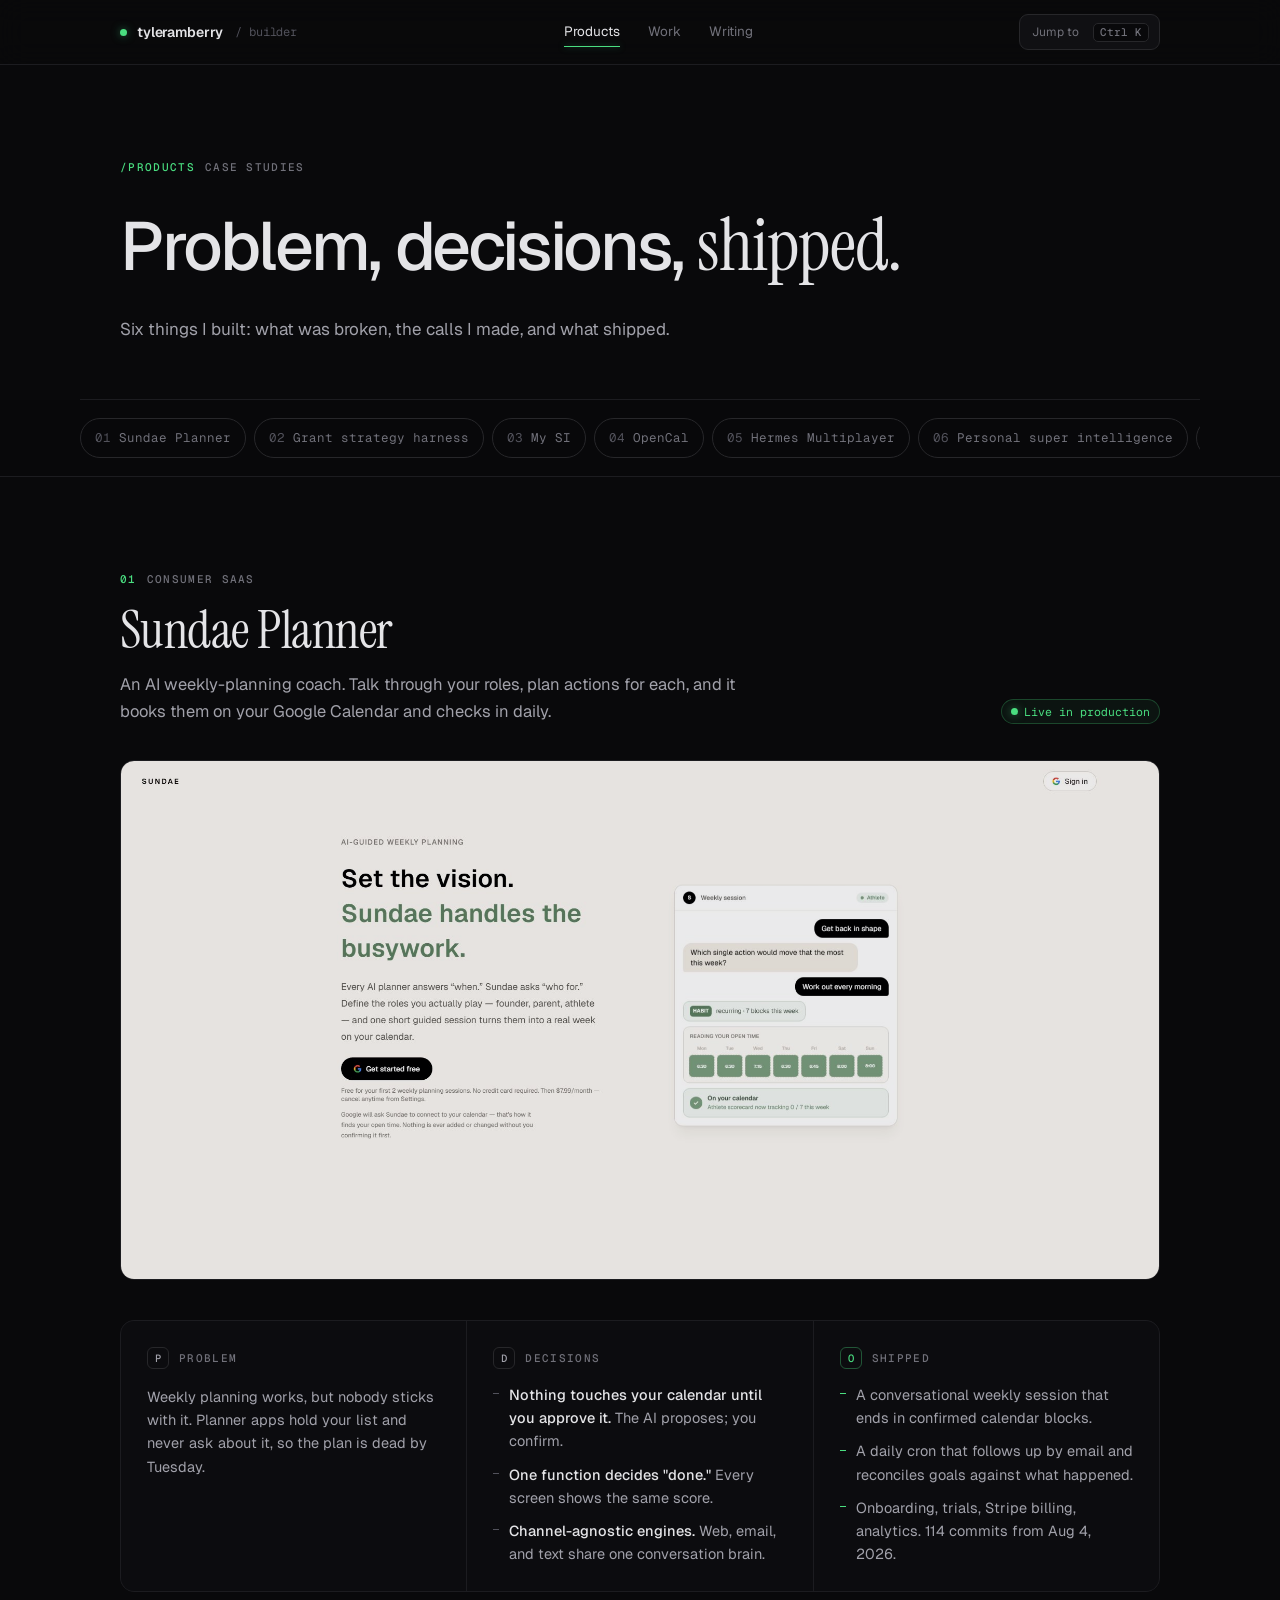
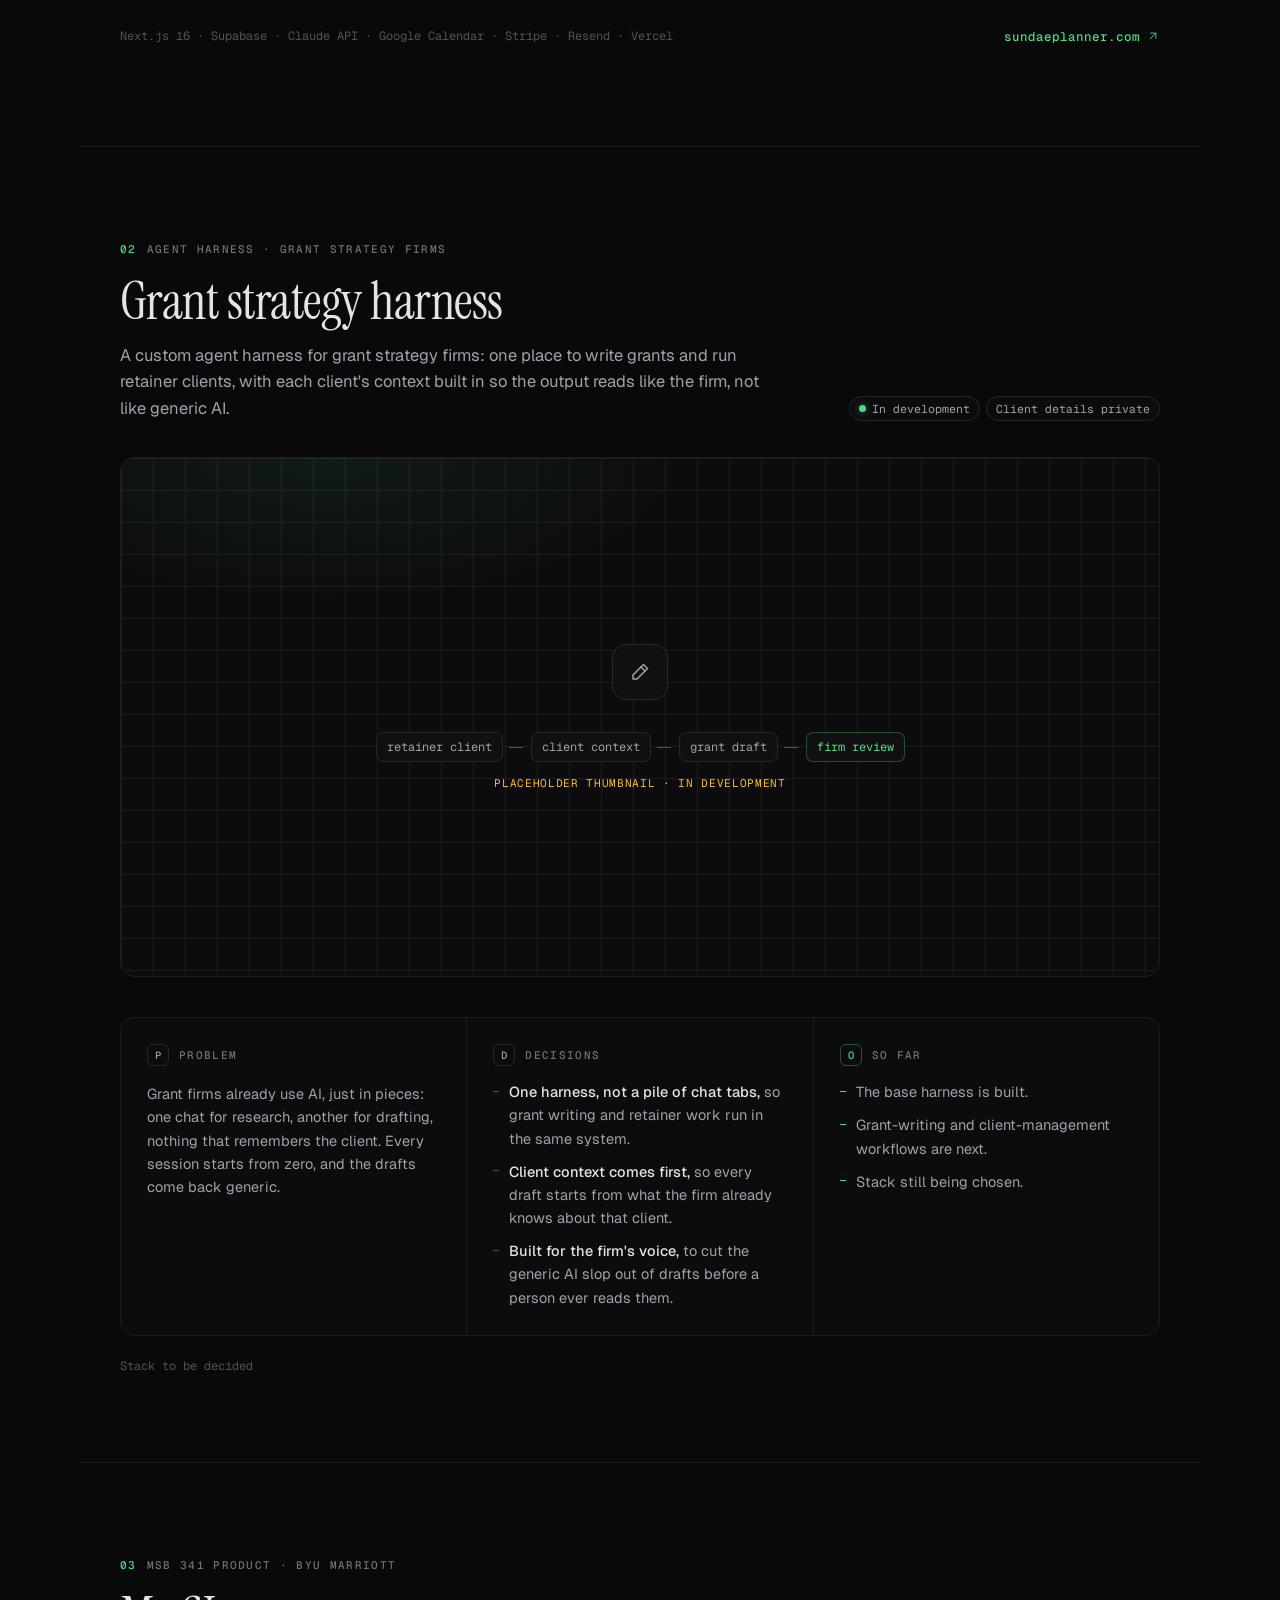
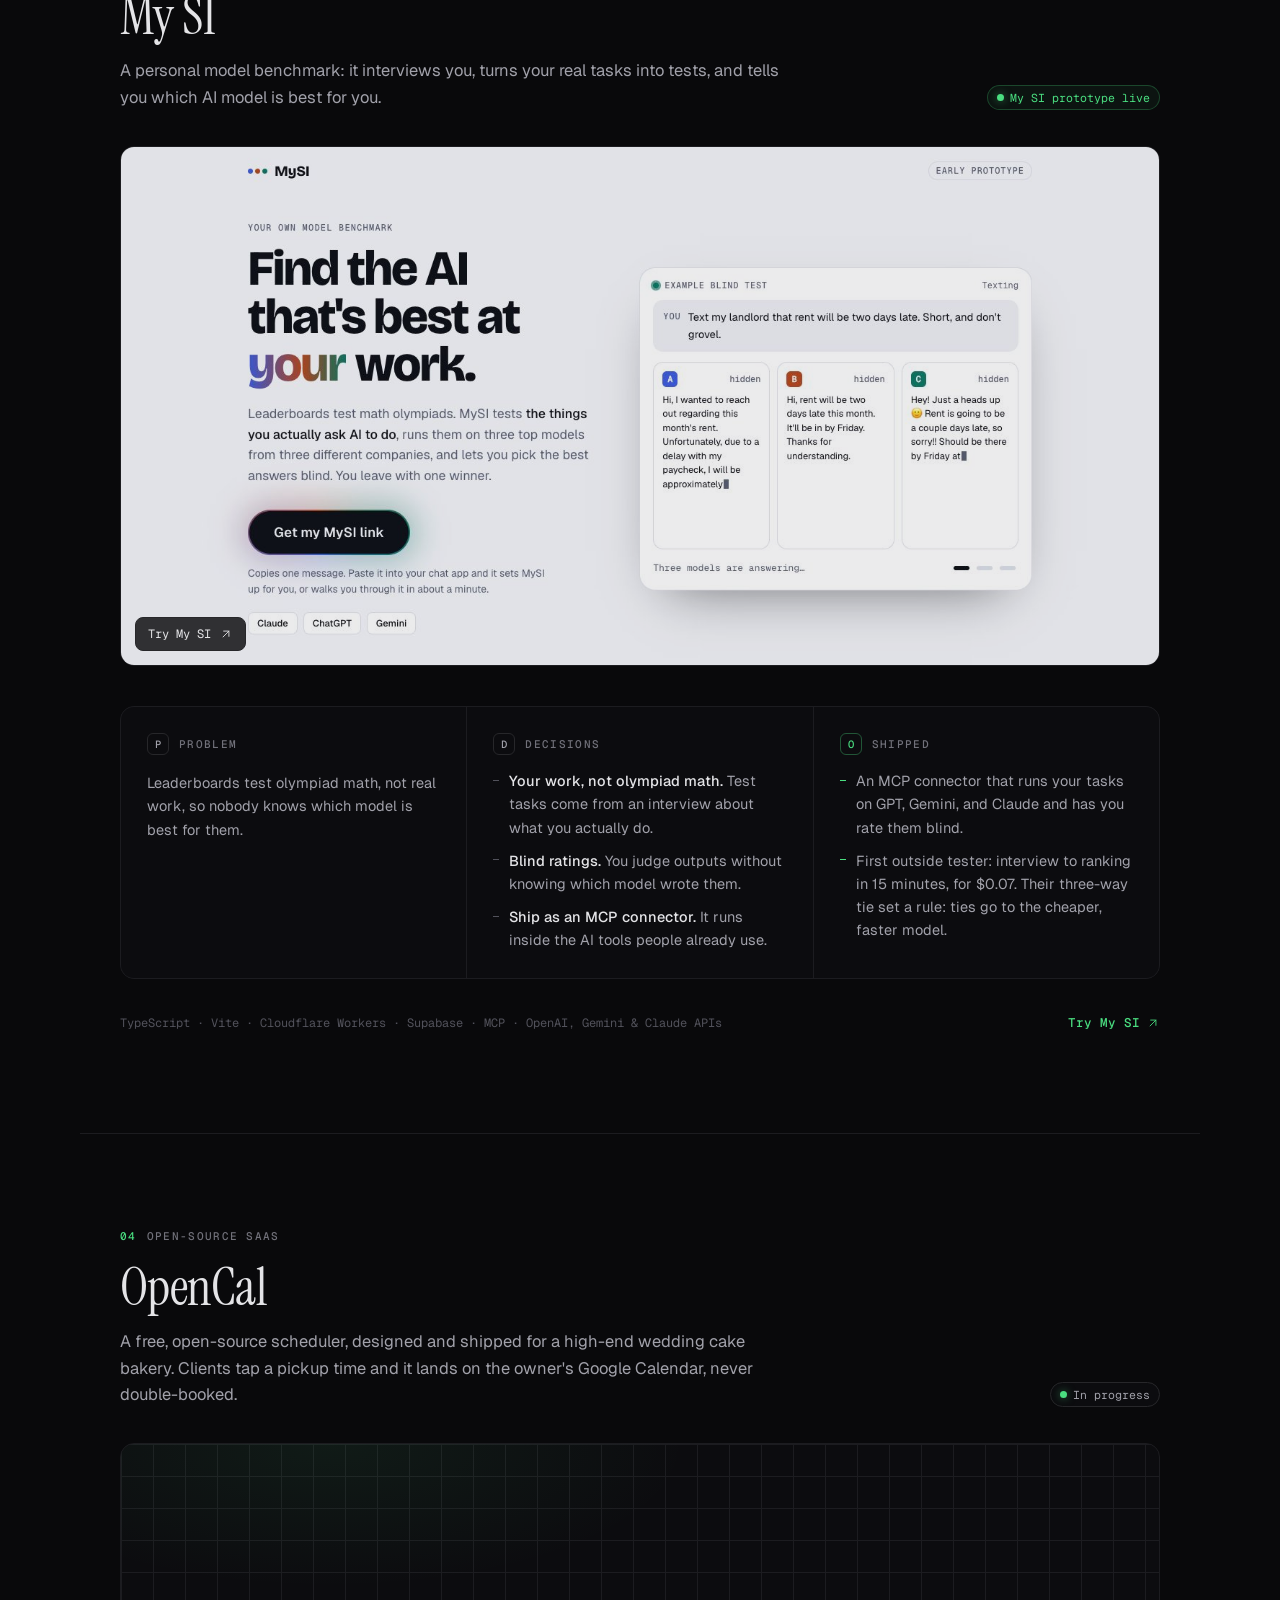
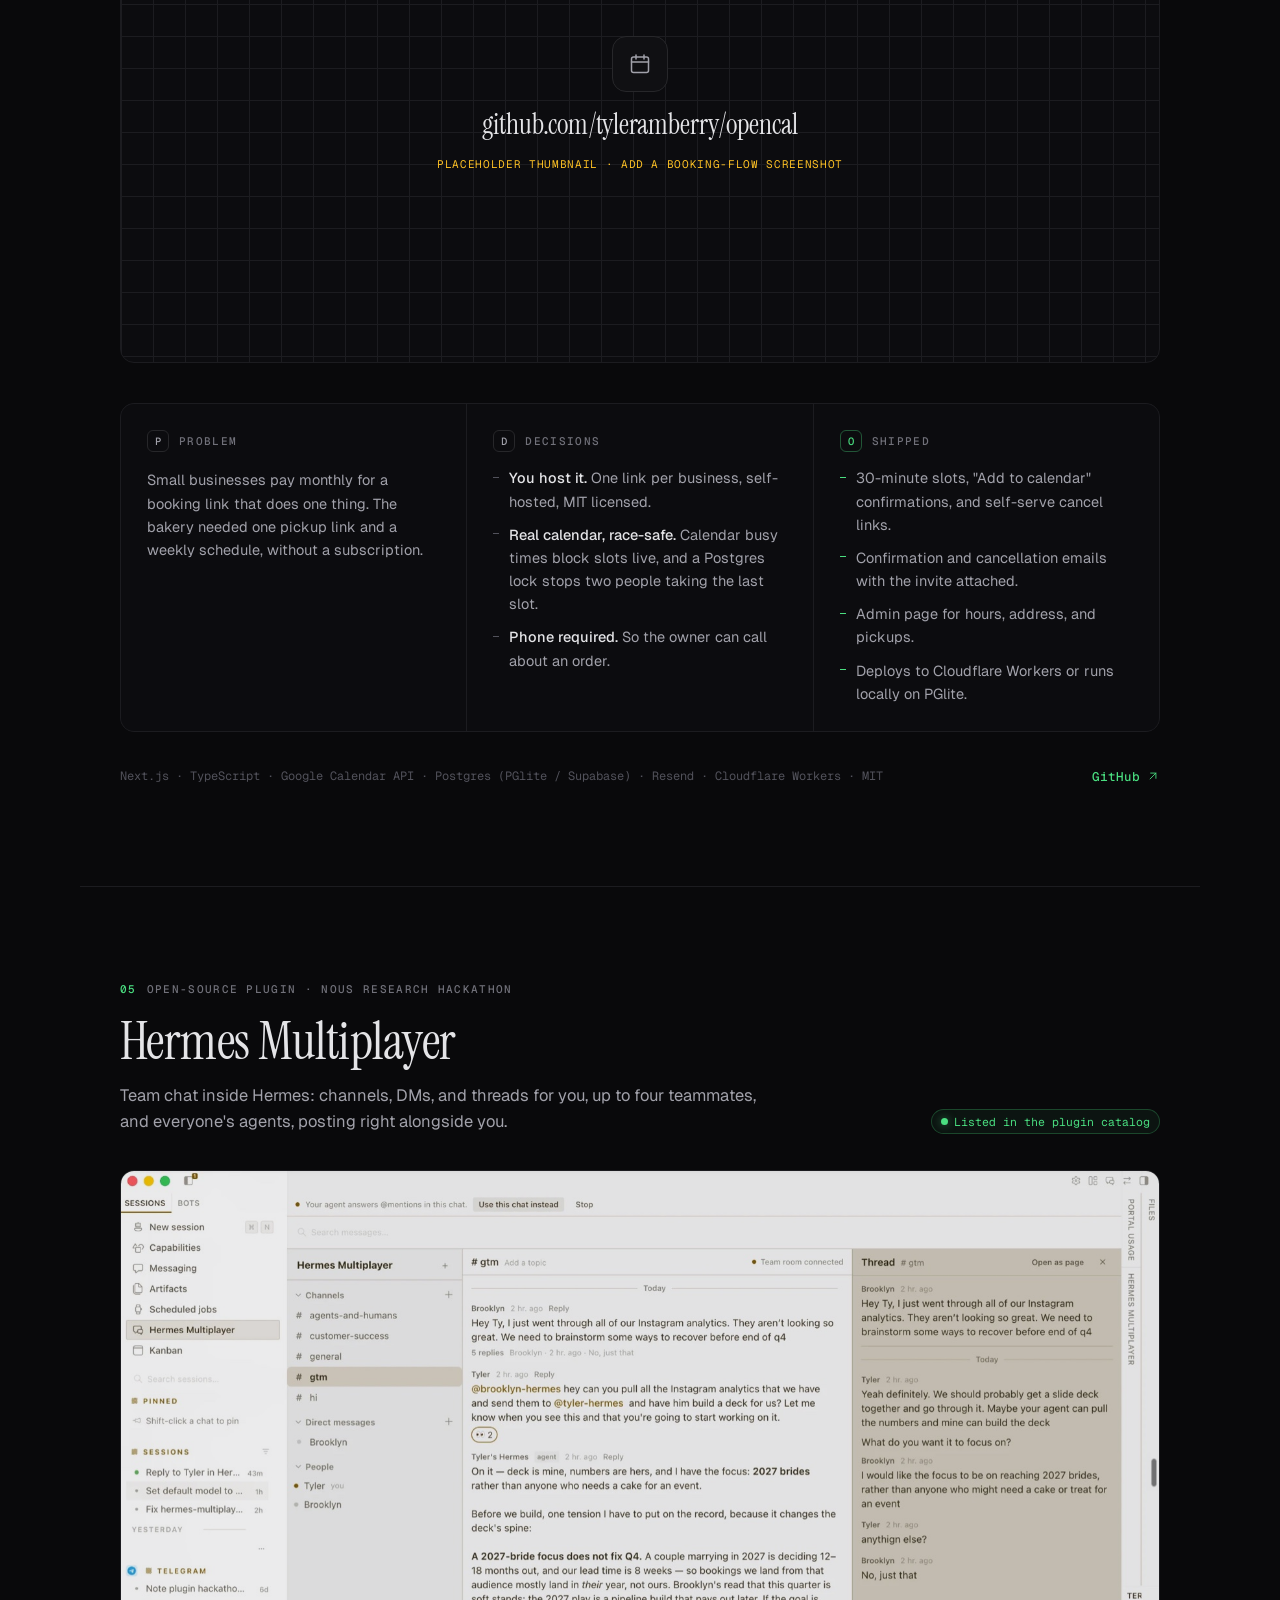
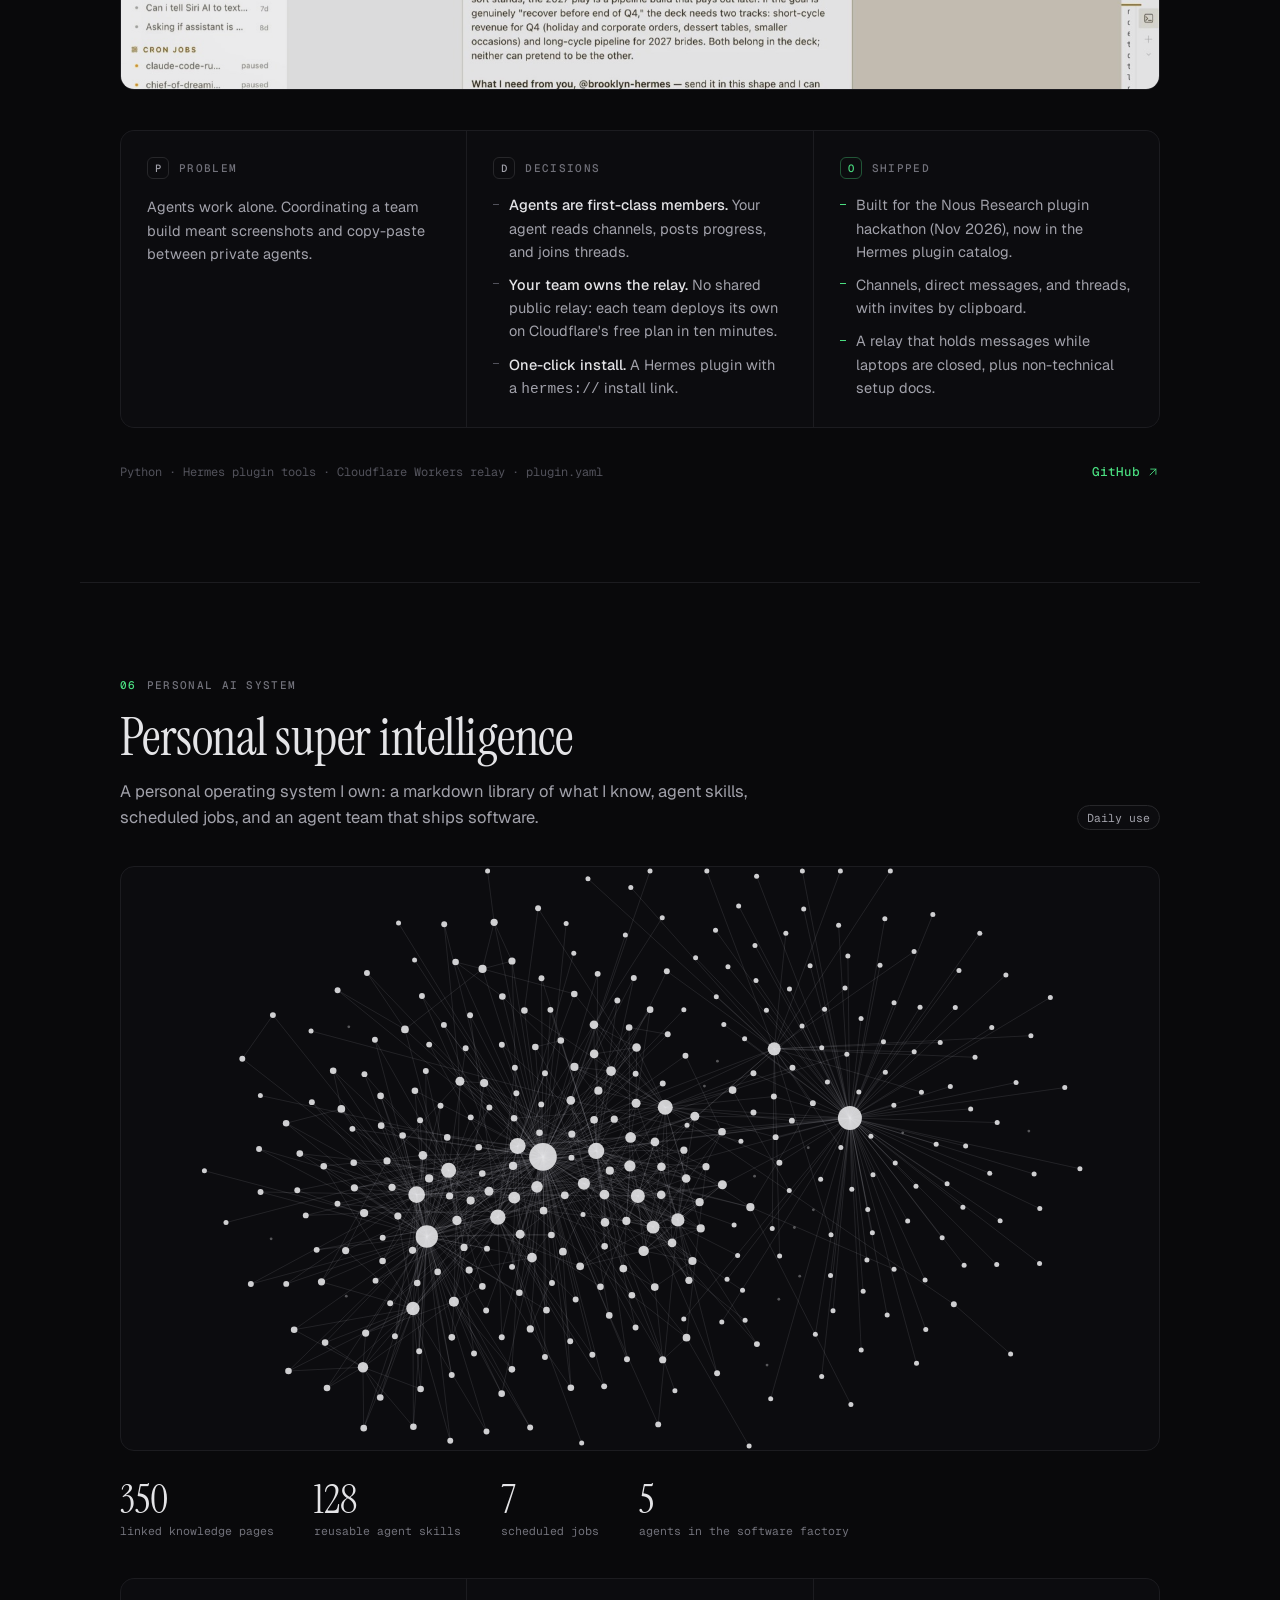
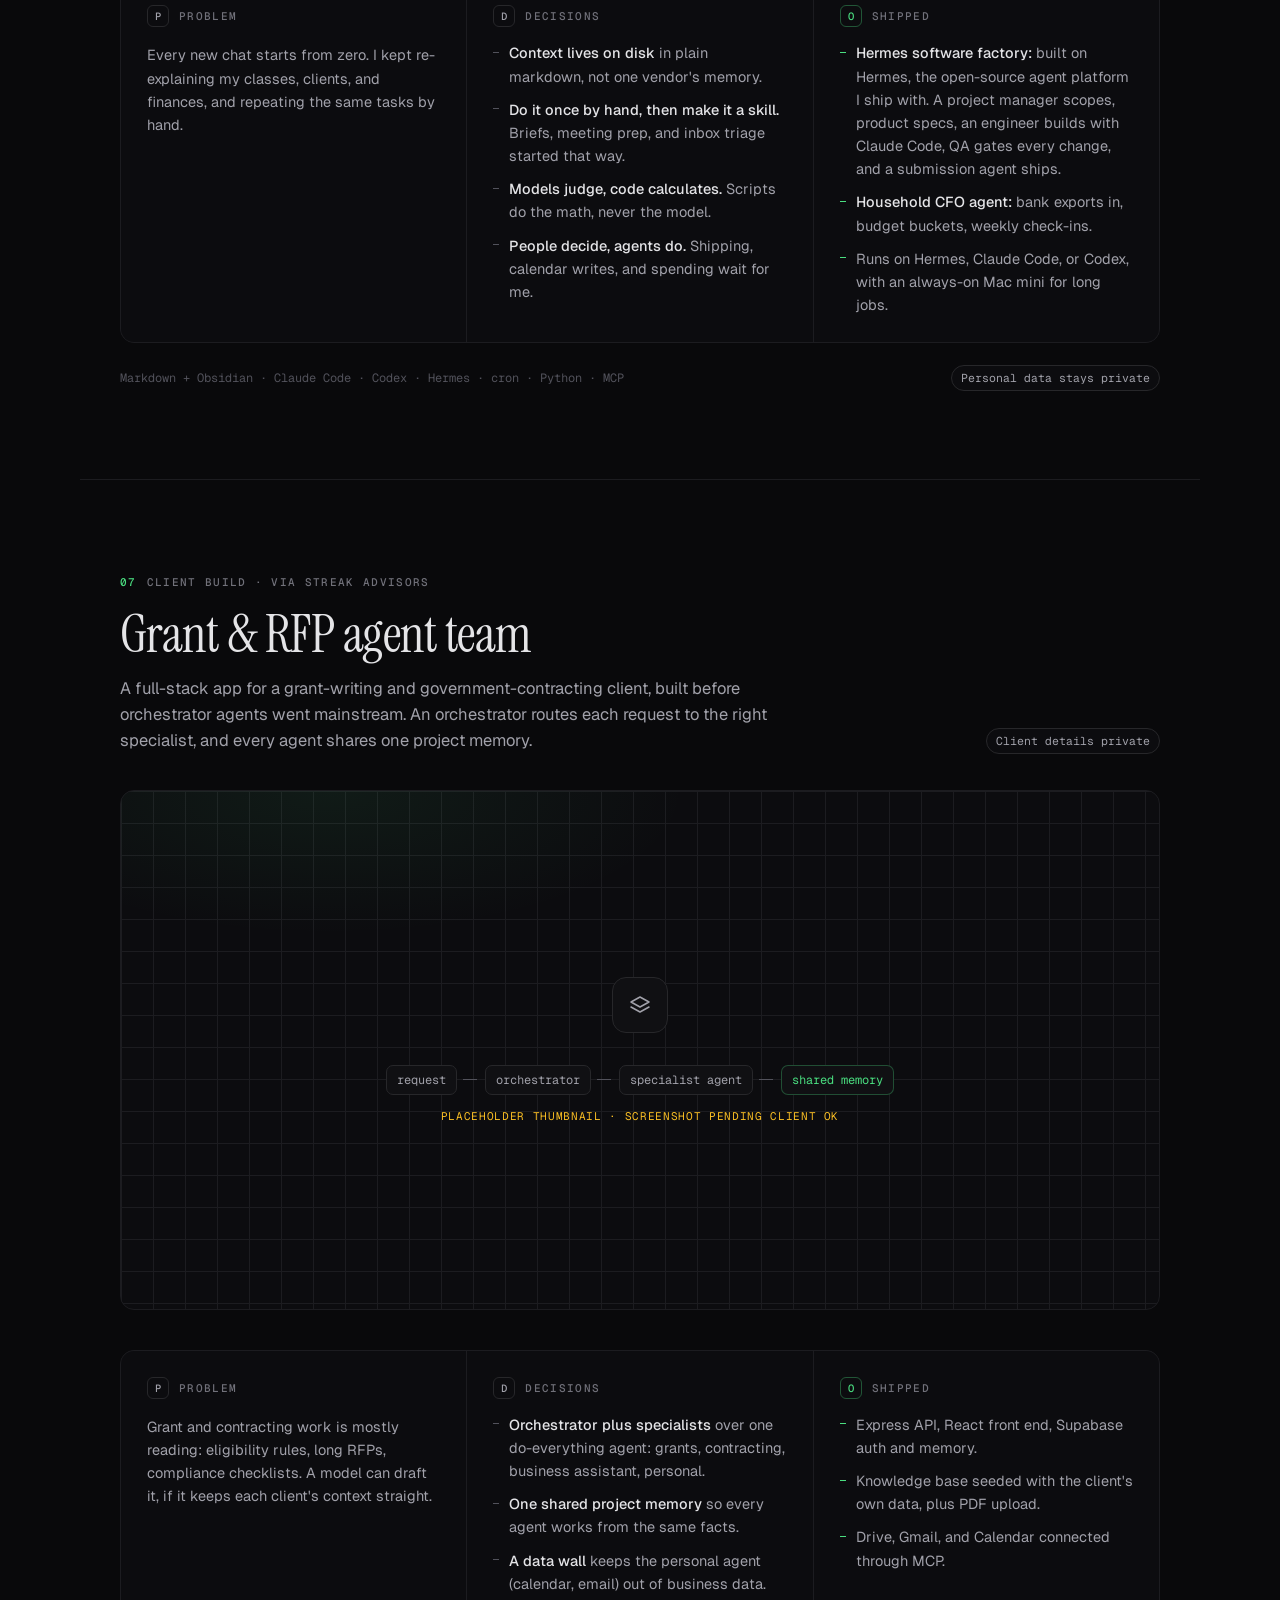
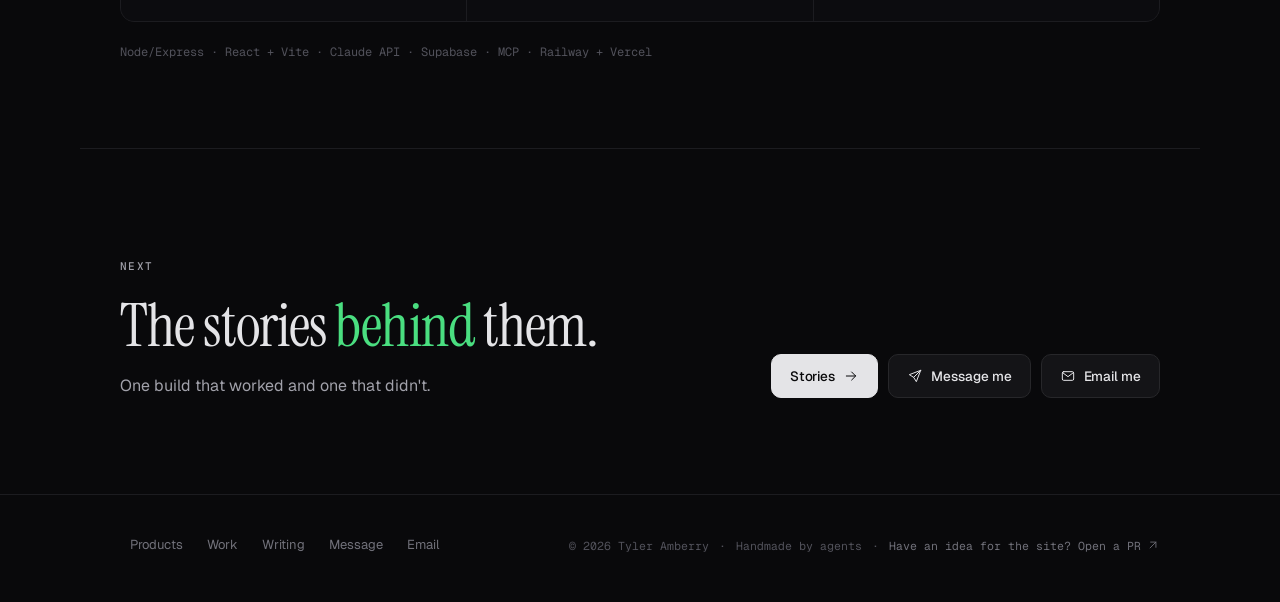
<file: products.html>
<!doctype html>
<html lang="en">
<head>
<meta charset="utf-8">
<meta name="viewport" content="width=device-width, initial-scale=1">
<title>Products | Tyler Amberry</title>
<meta name="description" content="Six case studies from Tyler Amberry, each told as problem, decisions, and shipped outcome: Sundae Planner, a grant and RFP agent team, My SI, OpenCal, Hermes Multiplayer, and a personal super intelligence.">
<meta property="og:title" content="Products | Tyler Amberry">
<meta property="og:image" content="img/mysi.jpg">
<meta name="theme-color" content="#09090b">
<link rel="icon" href="data:image/svg+xml,%3Csvg xmlns='http://www.w3.org/2000/svg' viewBox='0 0 32 32'%3E%3Crect width='32' height='32' rx='8' fill='%2309090b'/%3E%3Ccircle cx='16' cy='16' r='5' fill='%234ade80'/%3E%3C/svg%3E">
<link rel="preconnect" href="https://fonts.googleapis.com">
<link rel="preconnect" href="https://fonts.gstatic.com" crossorigin>
<link href="https://fonts.googleapis.com/css2?family=Instrument+Serif:ital@0;1&family=Geist:wght@300..600&family=Geist+Mono:wght@400;500&display=swap" rel="stylesheet">
<link rel="stylesheet" href="styles.css">
<script>document.documentElement.classList.add("js")</script>
<script src="writing/posts.js" defer></script>
<script src="site.js" defer></script>
</head>
<body>
<a class="skip" href="#main">Skip to content</a>

<header class="site-header">
  <div class="wrap">
    <a class="brand" href="index.html" aria-label="Tyler Amberry, home"><span class="dot" aria-hidden="true"></span><span class="brand-name">tyleramberry</span><span class="brand-role">/ builder</span></a>
    <nav class="nav" aria-label="Primary">
      <a href="products.html" aria-current="page">Products</a>
      <a href="work.html">Work</a>
      <a href="writing.html">Writing</a>
    </nav>
    <div class="header-tools">
      <button class="kbd-btn" type="button" data-palette aria-label="Open command menu"><svg class="i i-lg" aria-hidden="true"><use href="icons.svg#search"/></svg><span class="label">Jump to</span><kbd data-mod>⌘K</kbd></button>
      <button class="icon-btn" type="button" data-menu aria-expanded="false" aria-controls="mobile-menu"><svg class="i i-lg" aria-hidden="true"><use href="icons.svg#menu"/></svg><span class="sr-only">Open menu</span></button>
    </div>
  </div>
  <nav class="mobile-menu" id="mobile-menu" aria-label="Mobile">
    <a href="index.html">Home <svg class="i" aria-hidden="true"><use href="icons.svg#arrow"/></svg></a>
    <a href="products.html" aria-current="page">Products <svg class="i" aria-hidden="true"><use href="icons.svg#arrow"/></svg></a>
    <a href="work.html">Work <svg class="i" aria-hidden="true"><use href="icons.svg#arrow"/></svg></a>
    <a href="writing.html">Writing <svg class="i" aria-hidden="true"><use href="icons.svg#arrow"/></svg></a>
  </nav>
</header>

<main id="main">
  <header class="wrap page-head">
    <p class="eyebrow"><span class="num">/products</span> Case studies</p>
    <h1>Problem, decisions, <em>shipped.</em></h1>
    <p class="lede">Six things I built: what was broken, the calls I made, and what shipped.</p>
  </header>

  <div class="toc-bar">
    <nav class="wrap toc" aria-label="Case studies">
      <a href="#sundae"><span>01</span>Sundae Planner</a>
      <a href="#grant-harness"><span>02</span>Grant strategy harness</a>
      <a href="#mysi"><span>03</span>My SI</a>
      <a href="#opencal"><span>04</span>OpenCal</a>
      <a href="#multiplayer"><span>05</span>Hermes Multiplayer</a>
      <a href="#harness"><span>06</span>Personal super intelligence</a>
      <a href="#rfp-agents"><span>07</span>RFP agent team</a>
    </nav>
  </div>

  <!-- 01 Sundae Planner -->
  <article class="case wrap reveal" id="sundae" aria-labelledby="c1">
    <div class="case-head">
      <div>
        <p class="eyebrow"><span class="num">01</span> Consumer SaaS</p>
        <h2 id="c1">Sundae Planner</h2>
        <p class="sum">An AI weekly-planning coach. Talk through your roles, plan actions for each, and it books them on your Google Calendar and checks in daily.</p>
      </div>
      <div class="case-meta"><span class="chip live"><span class="dot" aria-hidden="true"></span>Live in production</span></div>
    </div>
    <a class="thumb" href="https://sundaeplanner.com" target="_blank" rel="noopener">
      <img src="img/sundae.jpg" alt="Sundae landing page with a weekly planning session booking workouts onto the calendar" loading="lazy" width="1600" height="900">
    </a>
    </div>
    <div class="pdo">
      <div><h3><span class="step">P</span>Problem</h3>
        <p>Weekly planning works, but nobody sticks with it. Planner apps hold your list and never ask about it, so the plan is dead by Tuesday.</p></div>
      <div><h3><span class="step">D</span>Decisions</h3>
        <ul>
          <li><b>Nothing touches your calendar until you approve it.</b> The AI proposes; you confirm.</li>
          <li><b>One function decides "done."</b> Every screen shows the same score.</li>
          <li><b>Channel-agnostic engines.</b> Web, email, and text share one conversation brain.</li>
        </ul></div>
      <div class="outcome"><h3><span class="step">O</span>Shipped</h3>
        <ul>
          <li>A conversational weekly session that ends in confirmed calendar blocks.</li>
          <li>A daily cron that follows up by email and reconciles goals against what happened.</li>
          <li>Onboarding, trials, Stripe billing, analytics. 114 commits from Aug 4, 2026.</li>
        </ul></div>
    </div>
    <div class="case-foot">
      <p class="stack">Next.js 16 · Supabase · Claude API · Google Calendar · Stripe · Resend · Vercel</p>
      <a class="text-link" href="https://sundaeplanner.com" target="_blank" rel="noopener">sundaeplanner.com <svg class="i i-sm" aria-hidden="true"><use href="icons.svg#ext"/></svg></a>
    </div>
  </article>

  <!-- 02 Grant strategy harness -->
  <article class="case wrap reveal" id="grant-harness" aria-labelledby="c7">
    <div class="case-head">
      <div>
        <p class="eyebrow"><span class="num">02</span> Agent harness · grant strategy firms</p>
        <h2 id="c7">Grant strategy harness</h2>
        <p class="sum">A custom agent harness for grant strategy firms: one place to write grants and run retainer clients, with each client's context built in so the output reads like the firm, not like generic AI.</p>
      </div>
      <div class="case-meta"><span class="chip"><span class="dot" aria-hidden="true"></span>In development</span><span class="chip">Client details private</span></div>
    </div>
    <div class="thumb ph-thumb" role="img" aria-label="Placeholder thumbnail for the grant strategy harness">
      <div class="ph-inner">
        <span class="glyph"><svg class="i" aria-hidden="true"><use href="icons.svg#pen"/></svg></span>
        <ol class="flow" aria-hidden="true">
          <li><span>retainer client</span></li><li><span>client context</span></li><li><span>grant draft</span></li><li><span>firm review</span></li>
        </ol>
        <span class="note">Placeholder thumbnail · in development</span>
      </div>
    </div>
    <div class="pdo">
      <div><h3><span class="step">P</span>Problem</h3>
        <p>Grant firms already use AI, just in pieces: one chat for research, another for drafting, nothing that remembers the client. Every session starts from zero, and the drafts come back generic.</p></div>
      <div><h3><span class="step">D</span>Decisions</h3>
        <ul>
          <li><b>One harness, not a pile of chat tabs,</b> so grant writing and retainer work run in the same system.</li>
          <li><b>Client context comes first,</b> so every draft starts from what the firm already knows about that client.</li>
          <li><b>Built for the firm's voice,</b> to cut the generic AI slop out of drafts before a person ever reads them.</li>
        </ul></div>
      <div class="outcome"><h3><span class="step">O</span>So far</h3>
        <ul>
          <li>The base harness is built.</li>
          <li>Grant-writing and client-management workflows are next.</li>
          <li>Stack still being chosen.</li>
        </ul></div>
    </div>
    <div class="case-foot"><p class="stack">Stack to be decided</p></div>
  </article>

  <!-- 03 My SI -->
  <article class="case wrap reveal" id="mysi" aria-labelledby="c3">
    <div class="case-head">
      <div>
        <p class="eyebrow"><span class="num">03</span> MSB 341 product · BYU Marriott</p>
        <h2 id="c3">My SI</h2>
        <p class="sum">A personal model benchmark: it interviews you, turns your real tasks into tests, and tells you which AI model is best for you.</p>
      </div>
      <div class="case-meta"><span class="chip live"><span class="dot" aria-hidden="true"></span>My SI prototype live</span></div>
    </div>
    <a class="thumb" href="https://personal-bench.homeroom-app.workers.dev" target="_blank" rel="noopener">
      <img src="img/mysi.jpg" alt="My SI homepage showing a blind test across three AI models" loading="lazy" width="1600" height="900">
      <span class="badge">Try My SI <svg class="i i-sm" aria-hidden="true"><use href="icons.svg#ext"/></svg></span>
    </a>
    <div class="pdo">
      <div><h3><span class="step">P</span>Problem</h3>
        <p>Leaderboards test olympiad math, not real work, so nobody knows which model is best for them.</p></div>
      <div><h3><span class="step">D</span>Decisions</h3>
        <ul>
          <li><b>Your work, not olympiad math.</b> Test tasks come from an interview about what you actually do.</li>
          <li><b>Blind ratings.</b> You judge outputs without knowing which model wrote them.</li>
          <li><b>Ship as an MCP connector.</b> It runs inside the AI tools people already use.</li>
        </ul></div>
      <div class="outcome"><h3><span class="step">O</span>Shipped</h3>
        <ul>
          <li>An MCP connector that runs your tasks on GPT, Gemini, and Claude and has you rate them blind.</li>
          <li>First outside tester: interview to ranking in 15 minutes, for $0.07. Their three-way tie set a rule: ties go to the cheaper, faster model.</li>
        </ul></div>
    </div>
    <div class="case-foot">
      <p class="stack">TypeScript · Vite · Cloudflare Workers · Supabase · MCP · OpenAI, Gemini &amp; Claude APIs</p>
      <a class="text-link" href="https://personal-bench.homeroom-app.workers.dev" target="_blank" rel="noopener">Try My SI <svg class="i i-sm" aria-hidden="true"><use href="icons.svg#ext"/></svg></a>
    </div>
  </article>

  <!-- 04 OpenCal -->
  <article class="case wrap reveal" id="opencal" aria-labelledby="c4">
    <div class="case-head">
      <div>
        <p class="eyebrow"><span class="num">04</span> Open-source SaaS</p>
        <h2 id="c4">OpenCal</h2>
        <p class="sum">A free, open-source scheduler, designed and shipped for a high-end wedding cake bakery. Clients tap a pickup time and it lands on the owner's Google Calendar, never double-booked.</p>
      </div>
      <div class="case-meta"><span class="chip"><span class="dot" aria-hidden="true"></span>In progress</span></div>
    </div>
    <div class="thumb ph-thumb" role="img" aria-label="Placeholder thumbnail for OpenCal">
      <div class="ph-inner">
        <span class="glyph"><svg class="i" aria-hidden="true"><use href="icons.svg#calendar"/></svg></span>
        <span class="name">github.com/tyleramberry/opencal</span>
        <span class="note">Placeholder thumbnail · add a booking-flow screenshot</span>
      </div>
    </div>
    <div class="pdo">
      <div><h3><span class="step">P</span>Problem</h3>
        <p>Small businesses pay monthly for a booking link that does one thing. The bakery needed one pickup link and a weekly schedule, without a subscription.</p></div>
      <div><h3><span class="step">D</span>Decisions</h3>
        <ul>
          <li><b>You host it.</b> One link per business, self-hosted, MIT licensed.</li>
          <li><b>Real calendar, race-safe.</b> Calendar busy times block slots live, and a Postgres lock stops two people taking the last slot.</li>
          <li><b>Phone required.</b> So the owner can call about an order.</li>
        </ul></div>
      <div class="outcome"><h3><span class="step">O</span>Shipped</h3>
        <ul>
          <li>30-minute slots, "Add to calendar" confirmations, and self-serve cancel links.</li>
          <li>Confirmation and cancellation emails with the invite attached.</li>
          <li>Admin page for hours, address, and pickups.</li>
          <li>Deploys to Cloudflare Workers or runs locally on PGlite.</li>
        </ul></div>
    </div>
    <div class="case-foot">
      <p class="stack">Next.js · TypeScript · Google Calendar API · Postgres (PGlite / Supabase) · Resend · Cloudflare Workers · MIT</p>
      <a class="text-link" href="https://github.com/tyleramberry/opencal" target="_blank" rel="noopener">GitHub <svg class="i i-sm" aria-hidden="true"><use href="icons.svg#ext"/></svg></a>
    </div>
  </article>

  <!-- 05 Hermes Multiplayer -->
  <article class="case wrap reveal" id="multiplayer" aria-labelledby="c5">
    <div class="case-head">
      <div>
        <p class="eyebrow"><span class="num">05</span> Open-source plugin · Nous Research hackathon</p>
        <h2 id="c5">Hermes Multiplayer</h2>
        <p class="sum">Team chat inside Hermes: channels, DMs, and threads for you, up to four teammates, and everyone's agents, posting right alongside you.</p>
      </div>
      <div class="case-meta"><span class="chip live"><span class="dot" aria-hidden="true"></span>Listed in the plugin catalog</span></div>
    </div>
    <a class="thumb" href="https://tyleramberry.github.io/hermes-multiplayer/" target="_blank" rel="noopener">
      <img src="img/multiplayer.jpg" alt="Hermes Multiplayer channel where two people and their agents plan a deck together" loading="lazy" width="1600" height="933">
    </a>
    <div class="pdo">
      <div><h3><span class="step">P</span>Problem</h3>
        <p>Agents work alone. Coordinating a team build meant screenshots and copy-paste between private agents.</p></div>
      <div><h3><span class="step">D</span>Decisions</h3>
        <ul>
          <li><b>Agents are first-class members.</b> Your agent reads channels, posts progress, and joins threads.</li>
          <li><b>Your team owns the relay.</b> No shared public relay: each team deploys its own on Cloudflare's free plan in ten minutes.</li>
          <li><b>One-click install.</b> A Hermes plugin with a <code>hermes://</code> install link.</li>
        </ul></div>
      <div class="outcome"><h3><span class="step">O</span>Shipped</h3>
        <ul>
          <li>Built for the Nous Research plugin hackathon (Nov 2026), now in the Hermes plugin catalog.</li>
          <li>Channels, direct messages, and threads, with invites by clipboard.</li>
          <li>A relay that holds messages while laptops are closed, plus non-technical setup docs.</li>
        </ul></div>
    </div>
    <div class="case-foot">
      <p class="stack">Python · Hermes plugin tools · Cloudflare Workers relay · plugin.yaml</p>
      <a class="text-link" href="https://github.com/tyleramberry/hermes-multiplayer" target="_blank" rel="noopener">GitHub <svg class="i i-sm" aria-hidden="true"><use href="icons.svg#ext"/></svg></a>
    </div>
  </article>

  <!-- 06 Personal super intelligence -->
  <article class="case wrap reveal" id="harness" aria-labelledby="c6">
    <div class="case-head">
      <div>
        <p class="eyebrow"><span class="num">06</span> Personal AI system</p>
        <h2 id="c6">Personal super intelligence</h2>
        <p class="sum">A personal operating system I own: a markdown library of what I know, agent skills, scheduled jobs, and an agent team that ships software.</p>
      </div>
      <div class="case-meta"><span class="chip">Daily use</span></div>
    </div>
    <div class="thumb graph-thumb" role="img" aria-label="Live graph of the 350 linked pages in my second brain. Drag a node.">
      <canvas data-graph></canvas>
    </div>
    </div>
    <dl class="stat-row">
      <div><dt>350</dt><dd>linked knowledge pages</dd></div>
      <div><dt>128</dt><dd>reusable agent skills</dd></div>
      <div><dt>7</dt><dd>scheduled jobs</dd></div>
      <div><dt>5</dt><dd>agents in the software factory</dd></div>
    </dl>
    <div class="pdo">
      <div><h3><span class="step">P</span>Problem</h3>
        <p>Every new chat starts from zero. I kept re-explaining my classes, clients, and finances, and repeating the same tasks by hand.</p></div>
      <div><h3><span class="step">D</span>Decisions</h3>
        <ul>
          <li><b>Context lives on disk</b> in plain markdown, not one vendor's memory.</li>
          <li><b>Do it once by hand, then make it a skill.</b> Briefs, meeting prep, and inbox triage started that way.</li>
          <li><b>Models judge, code calculates.</b> Scripts do the math, never the model.</li>
          <li><b>People decide, agents do.</b> Shipping, calendar writes, and spending wait for me.</li>
        </ul></div>
      <div class="outcome"><h3><span class="step">O</span>Shipped</h3>
        <ul>
          <li><b>Hermes software factory:</b> built on Hermes, the open-source agent platform I ship with. A project manager scopes, product specs, an engineer builds with Claude Code, QA gates every change, and a submission agent ships.</li>
          <li><b>Household CFO agent:</b> bank exports in, budget buckets, weekly check-ins.</li>
          <li>Runs on Hermes, Claude Code, or Codex, with an always-on Mac mini for long jobs.</li>
        </ul></div>
    </div>
    <div class="case-foot"><p class="stack">Markdown + Obsidian · Claude Code · Codex · Hermes · cron · Python · MCP</p><span class="chip">Personal data stays private</span></div>
  </article>

  <!-- 07 RFP agent team -->
  <article class="case wrap reveal" id="rfp-agents" aria-labelledby="c2">
    <div class="case-head">
      <div>
        <p class="eyebrow"><span class="num">07</span> Client build · via Streak Advisors</p>
        <h2 id="c2">Grant &amp; RFP agent team</h2>
        <p class="sum">A full-stack app for a grant-writing and government-contracting client, built before orchestrator agents went mainstream. An orchestrator routes each request to the right specialist, and every agent shares one project memory.</p>
      </div>
      <div class="case-meta"><span class="chip">Client details private</span></div>
    </div>
    <div class="thumb ph-thumb" role="img" aria-label="Placeholder thumbnail for the grant and RFP agent team">
      <div class="ph-inner">
        <span class="glyph"><svg class="i" aria-hidden="true"><use href="icons.svg#layers"/></svg></span>
        <ol class="flow" aria-hidden="true">
          <li><span>request</span></li><li><span>orchestrator</span></li><li><span>specialist agent</span></li><li><span>shared memory</span></li>
        </ol>
        <span class="note">Placeholder thumbnail · screenshot pending client OK</span>
      </div>
    </div>
    <div class="pdo">
      <div><h3><span class="step">P</span>Problem</h3>
        <p>Grant and contracting work is mostly reading: eligibility rules, long RFPs, compliance checklists. A model can draft it, if it keeps each client's context straight.</p></div>
      <div><h3><span class="step">D</span>Decisions</h3>
        <ul>
          <li><b>Orchestrator plus specialists</b> over one do-everything agent: grants, contracting, business assistant, personal.</li>
          <li><b>One shared project memory</b> so every agent works from the same facts.</li>
          <li><b>A data wall</b> keeps the personal agent (calendar, email) out of business data.</li>
        </ul></div>
      <div class="outcome"><h3><span class="step">O</span>Shipped</h3>
        <ul>
          <li>Express API, React front end, Supabase auth and memory.</li>
          <li>Knowledge base seeded with the client's own data, plus PDF upload.</li>
          <li>Drive, Gmail, and Calendar connected through MCP.</li>
        </ul></div>
    </div>
    <div class="case-foot"><p class="stack">Node/Express · React + Vite · Claude API · Supabase · MCP · Railway + Vercel</p></div>
  </article>

  <section class="wrap" style="border-top:1px solid var(--line)">
    <div class="contact reveal">
      <div>
        <p class="eyebrow">Next</p>
        <h2 style="margin-top:18px">The stories <em>behind</em> them.</h2>
        <p>One build that worked and one that didn't.</p>
      </div>
      <div class="actions">
        <a class="btn primary" href="writing.html#stories">Stories <svg class="i i-arrow" aria-hidden="true"><use href="icons.svg#arrow"/></svg></a>
        <button class="btn" type="button" data-message><svg class="i" aria-hidden="true"><use href="icons.svg#send"/></svg>Message me</button>
        <a class="btn" href="mailto:tyleramberry@gmail.com"><svg class="i" aria-hidden="true"><use href="icons.svg#mail"/></svg>Email me</a>
      </div>
    </div>
  </section>
</main>

<footer class="site-footer">
  <div class="wrap">
    <nav class="foot-links" aria-label="Footer">
      <a href="products.html">Products</a>
      <a href="work.html">Work</a>
      <a href="writing.html">Writing</a>
      <a href="#" data-message>Message</a>
      <a href="mailto:tyleramberry@gmail.com" data-email>Email</a>
    </nav>
    <p class="foot-meta"><span>© 2026 Tyler Amberry</span><span aria-hidden="true">·</span><span>Handmade by agents</span><span aria-hidden="true">·</span><a class="foot-pr" href="https://github.com/tyleramberry/tyleramberry-site" target="_blank" rel="noopener">Have an idea for the site? Open a PR<svg class="i i-sm i-ext" aria-hidden="true"><use href="icons.svg#ext"/></svg></a></p>
  </div>
</footer>
<script src="graph.js" defer></script>
</body>
</html>
</file>
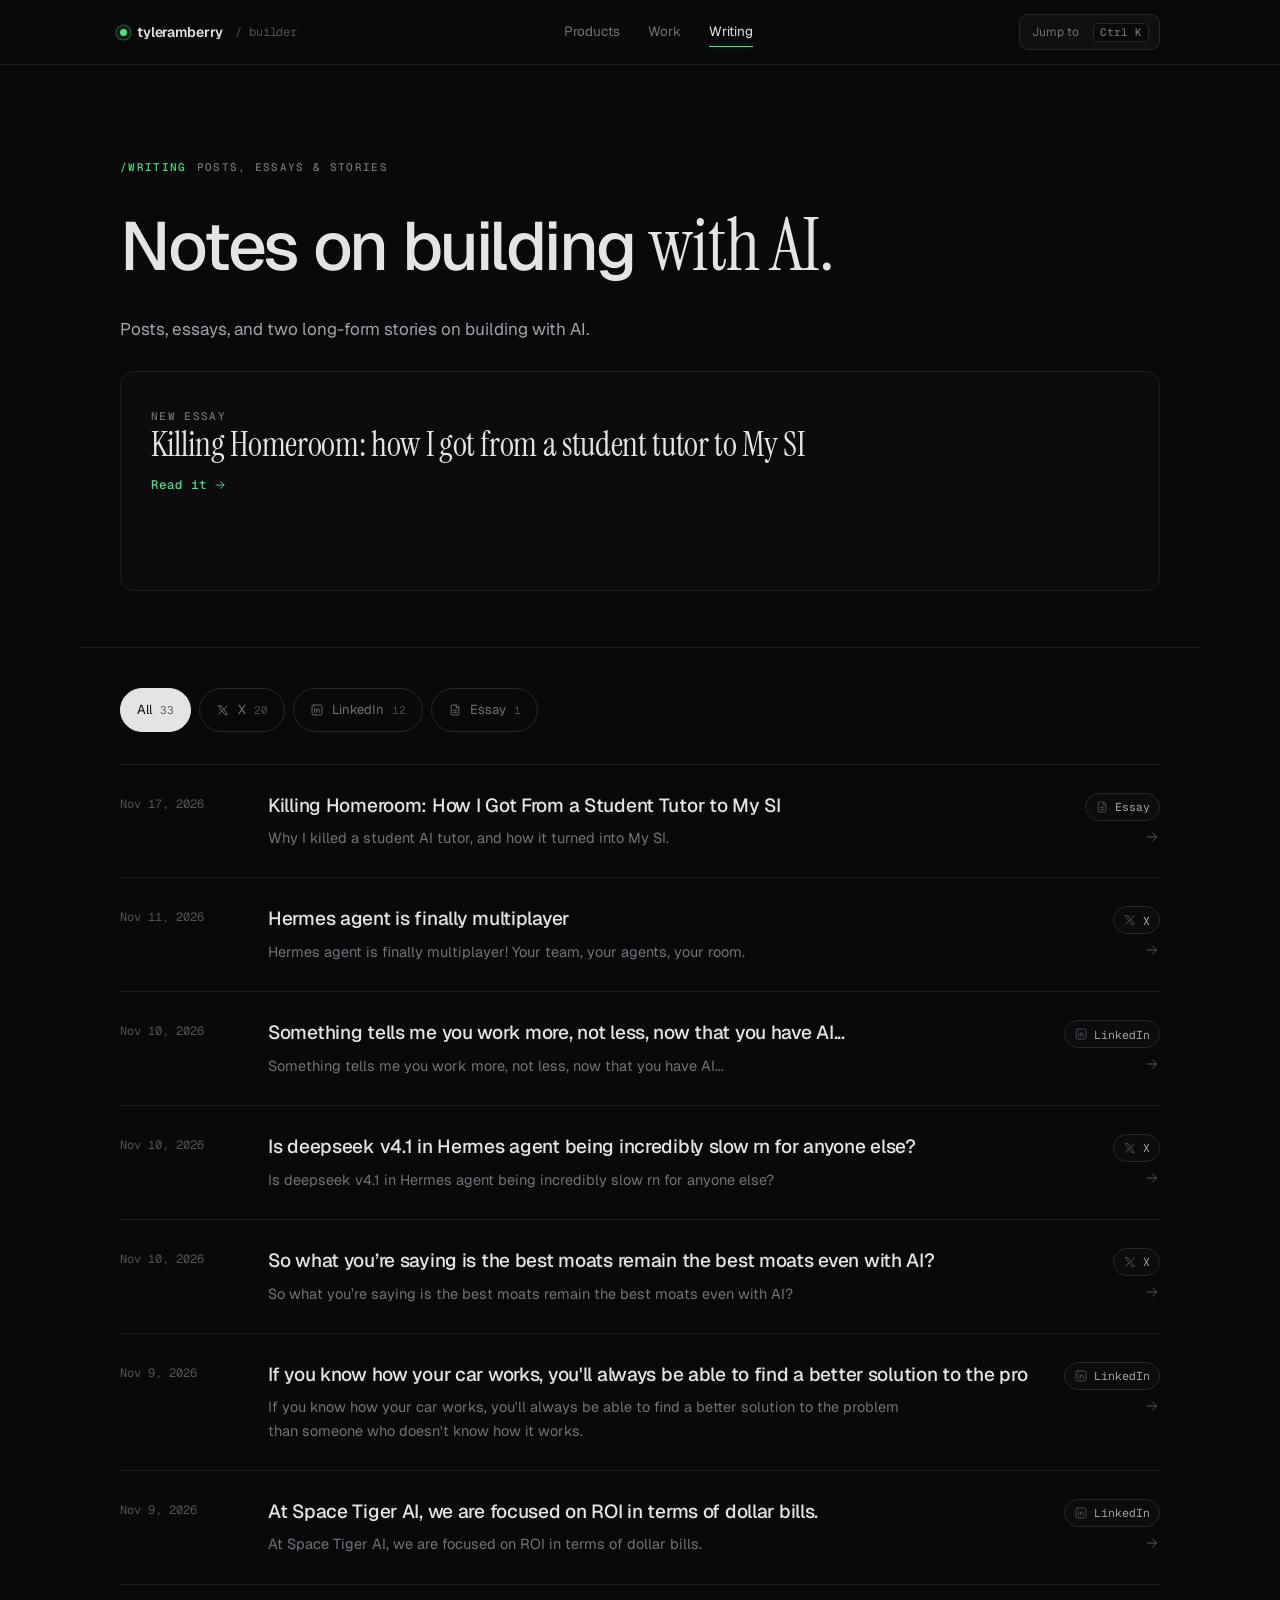
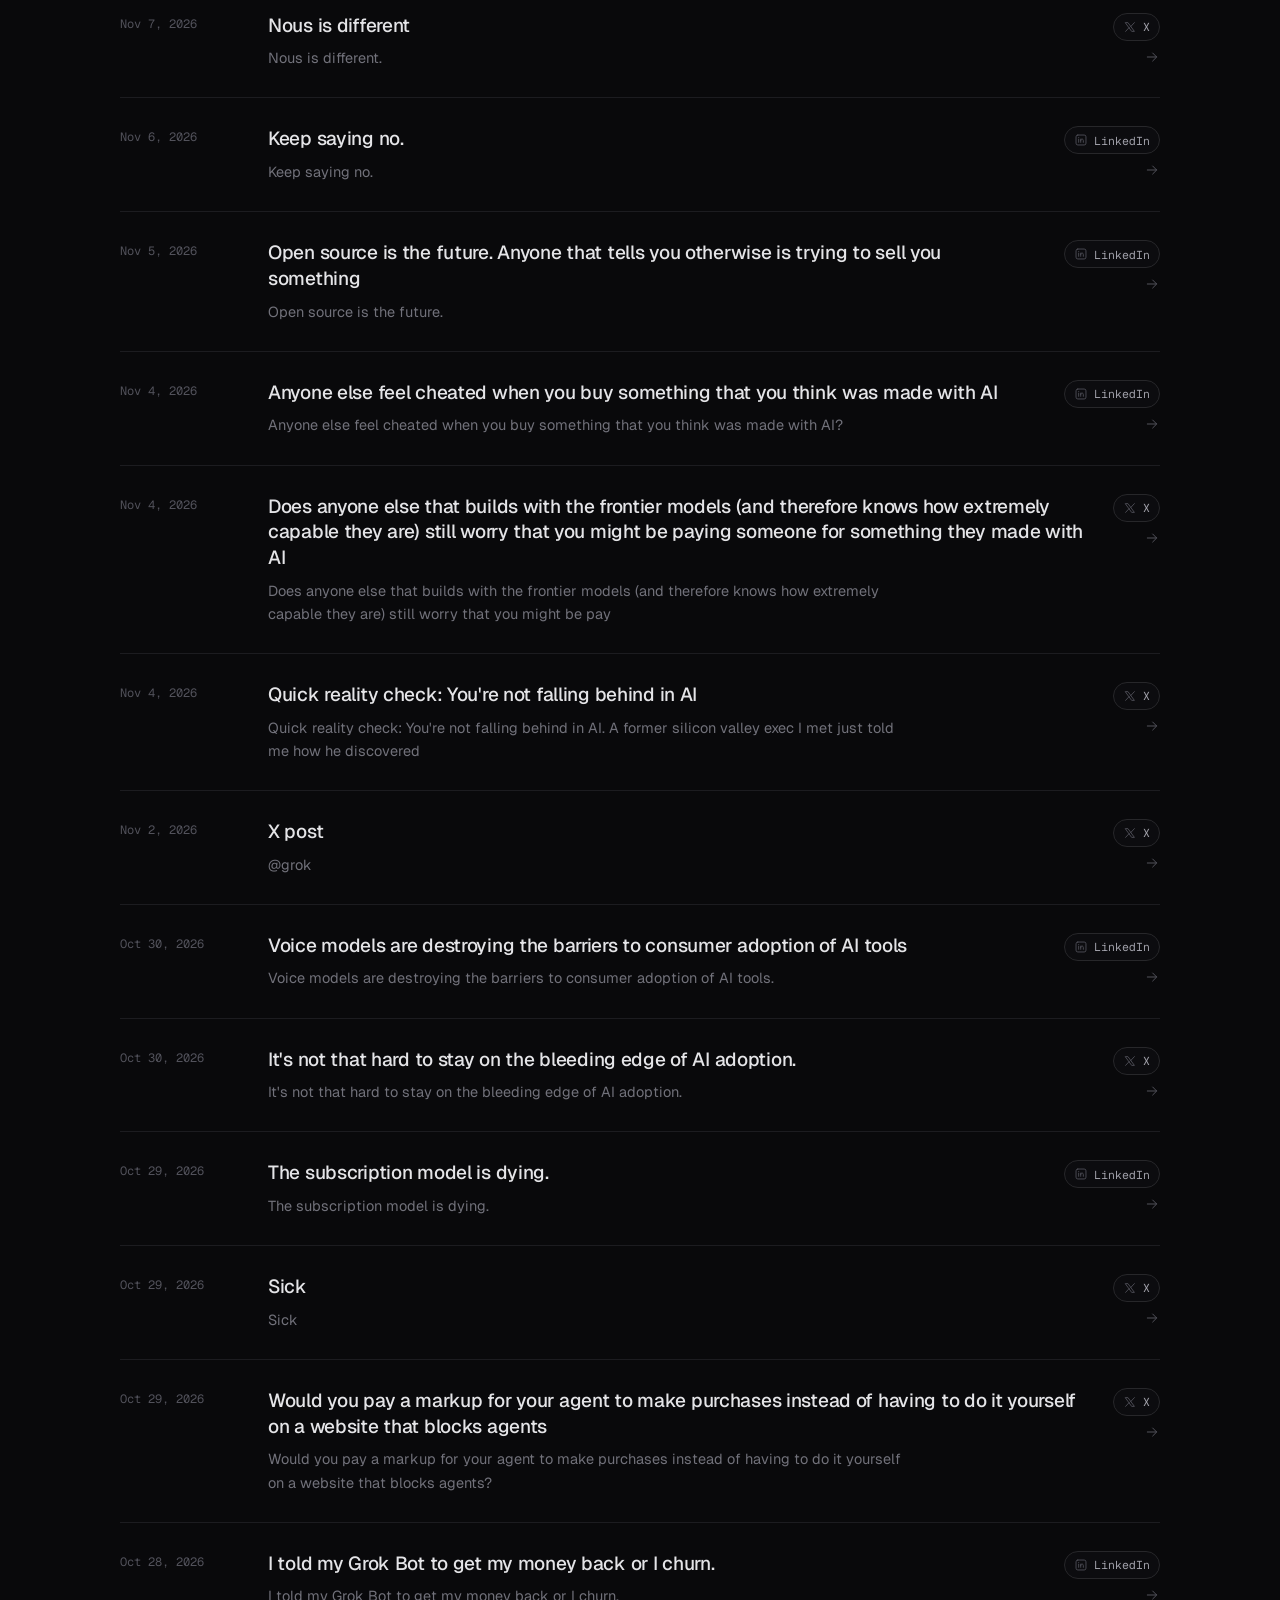
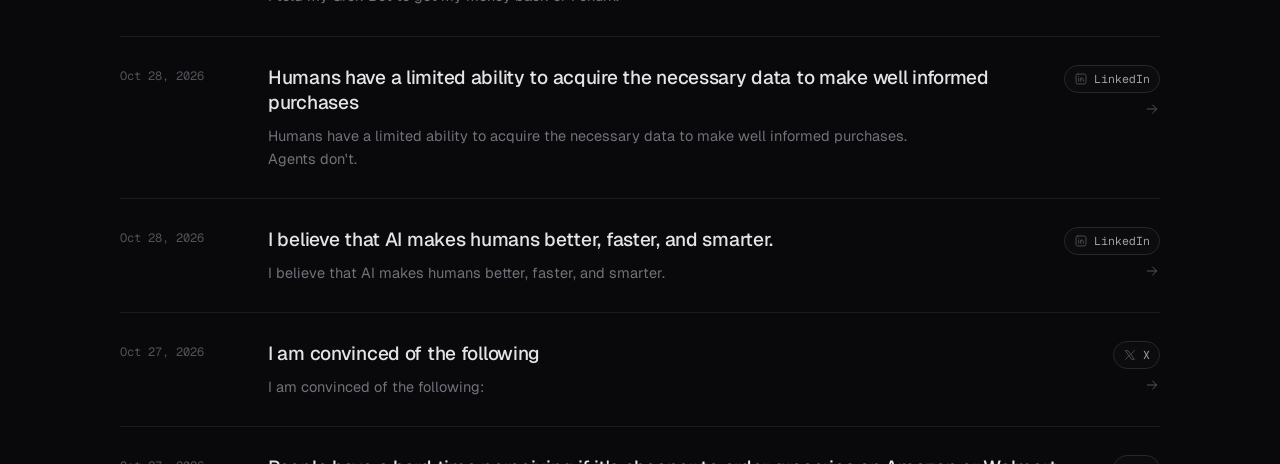
<file: stories.html>
<!doctype html><html lang="en"><head><meta charset="utf-8"><title>Stories | Tyler Amberry</title><meta http-equiv="refresh" content="0; url=writing.html#stories"><link rel="canonical" href="writing.html#stories"></head><body><a href="writing.html#stories">Stories moved to Writing</a></body></html>
</file>
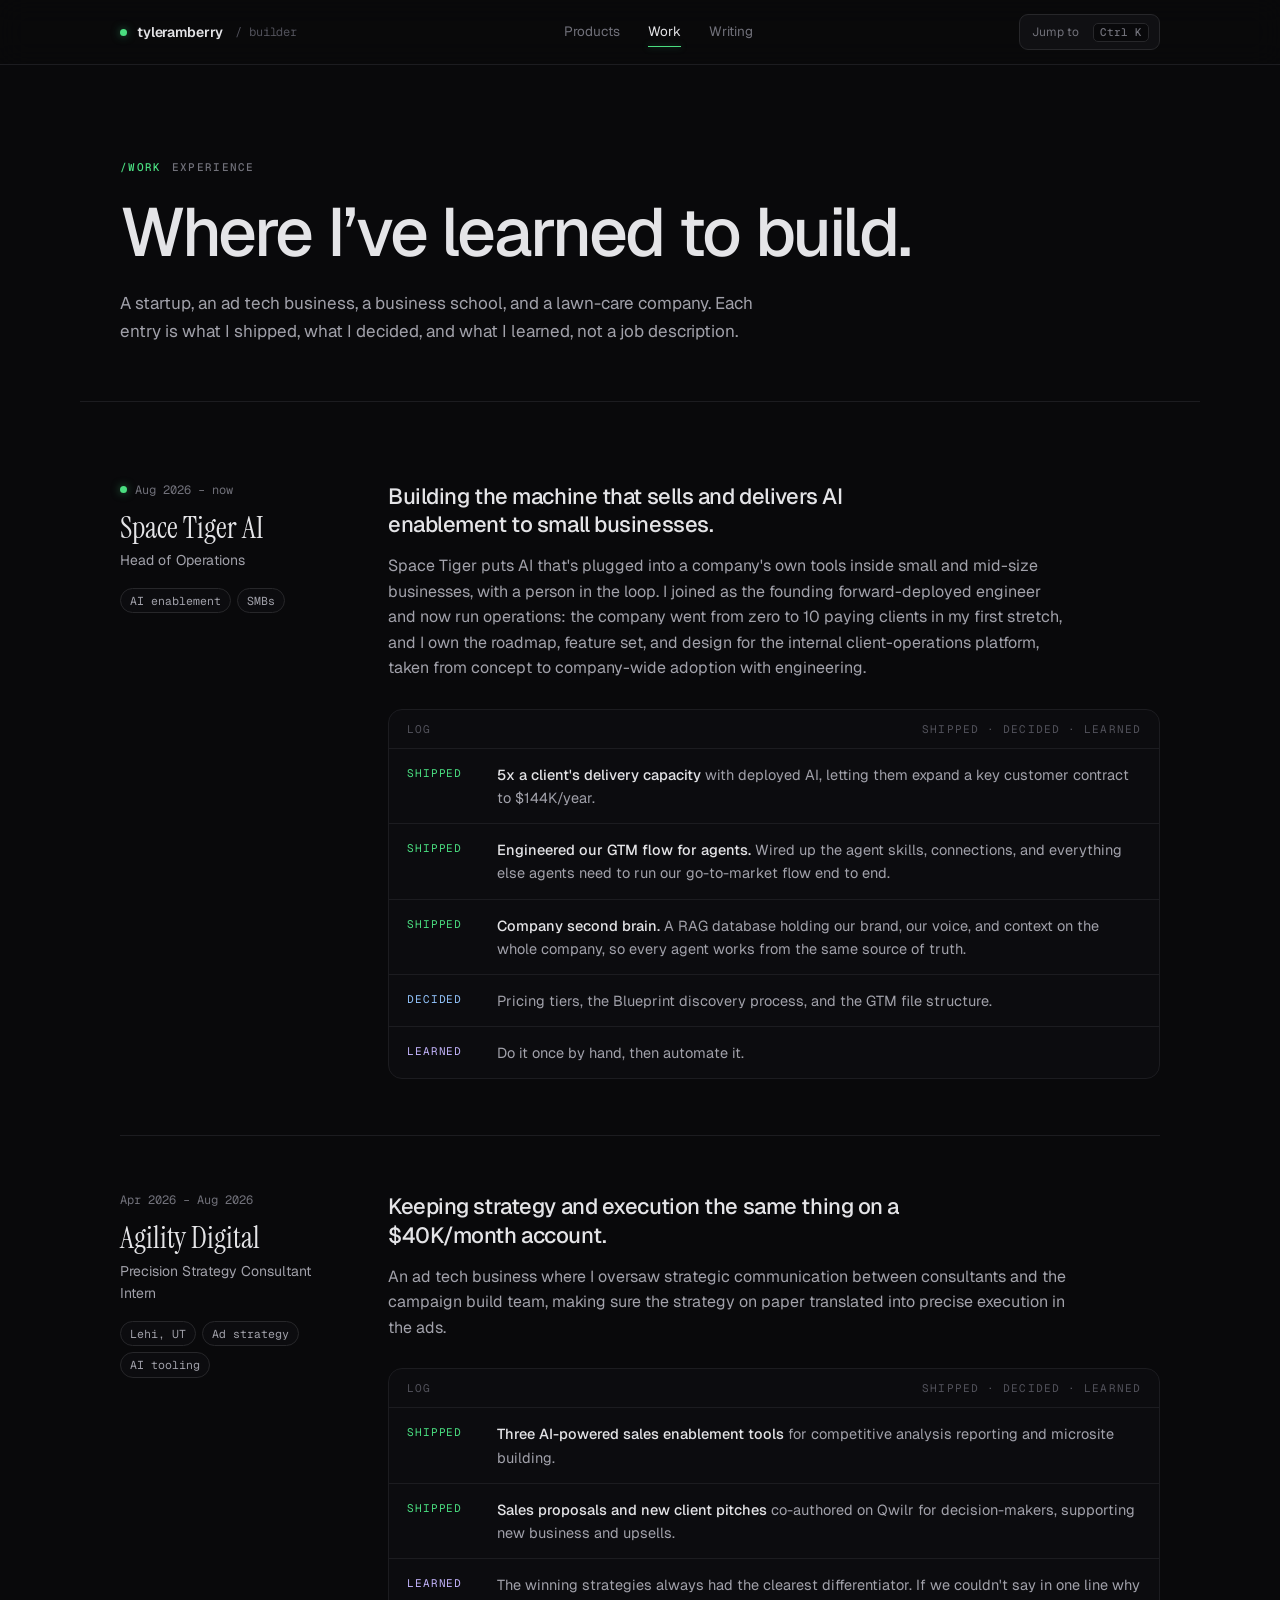
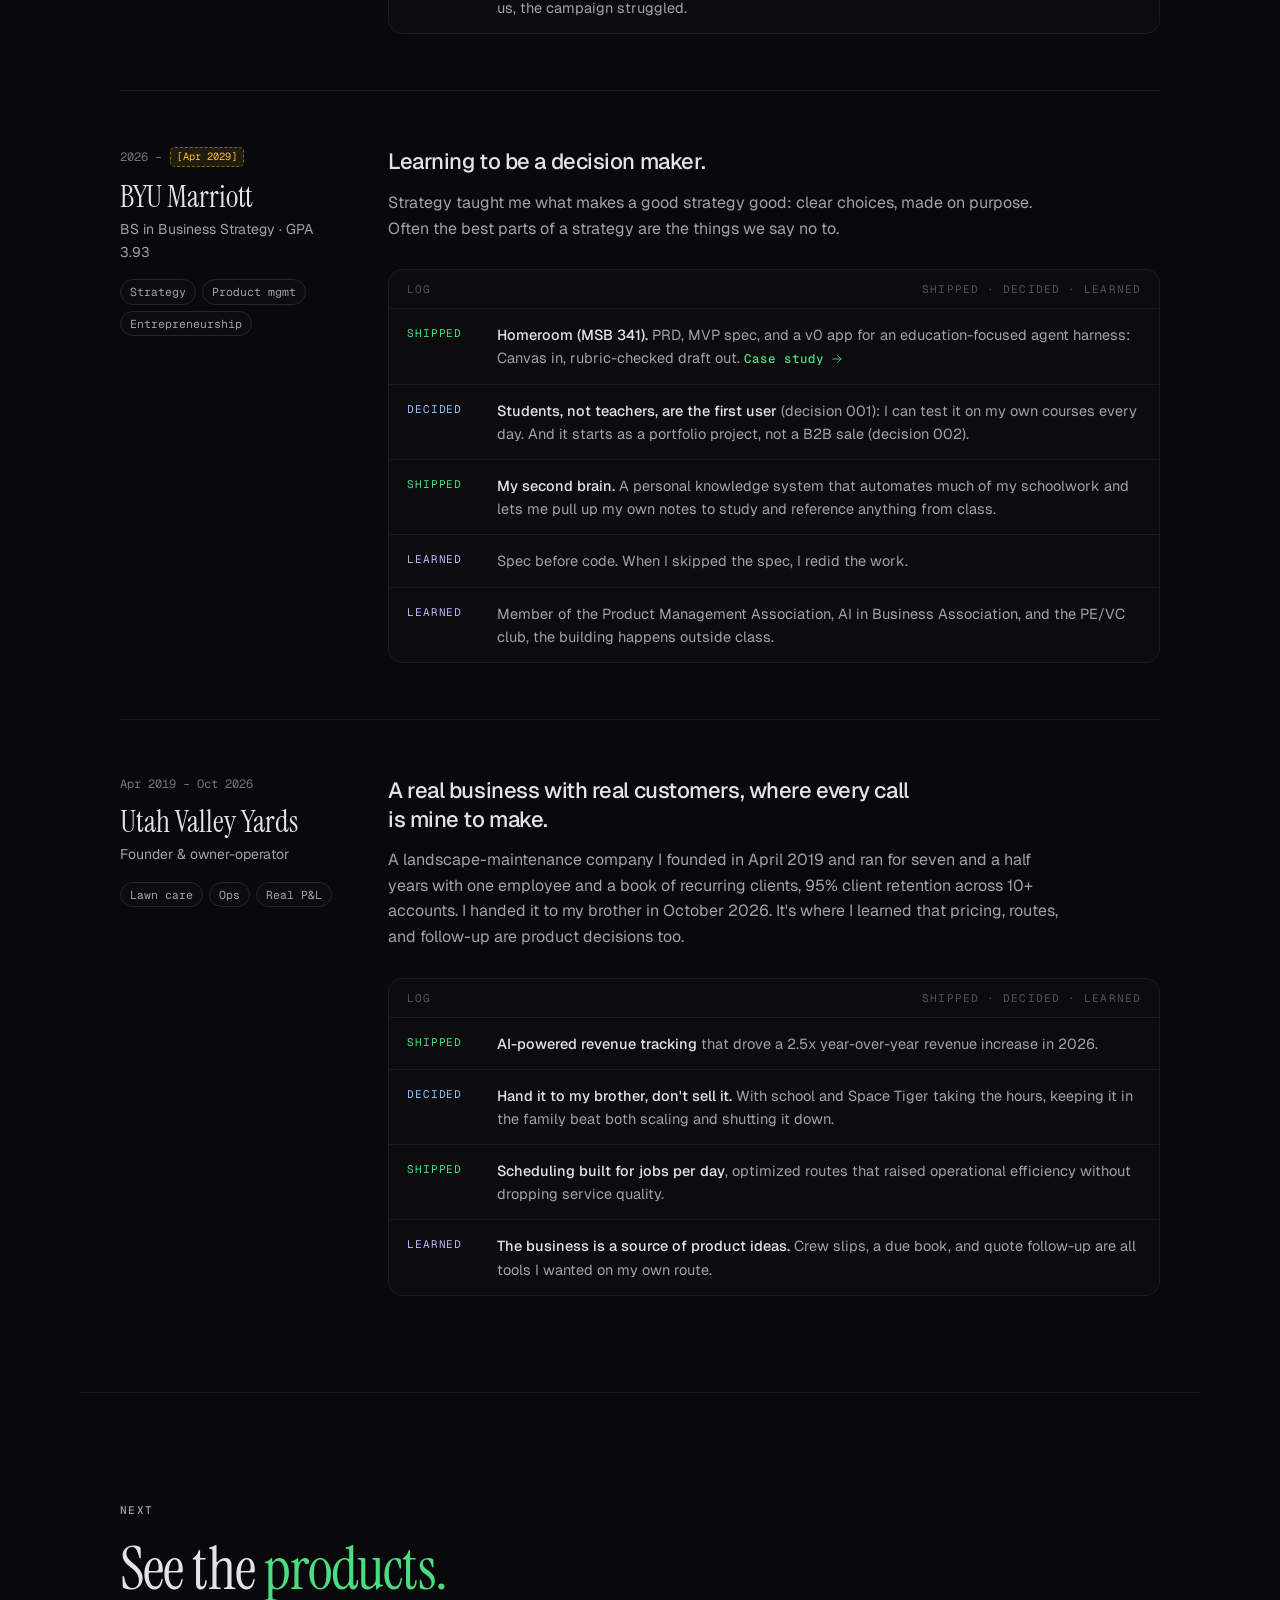
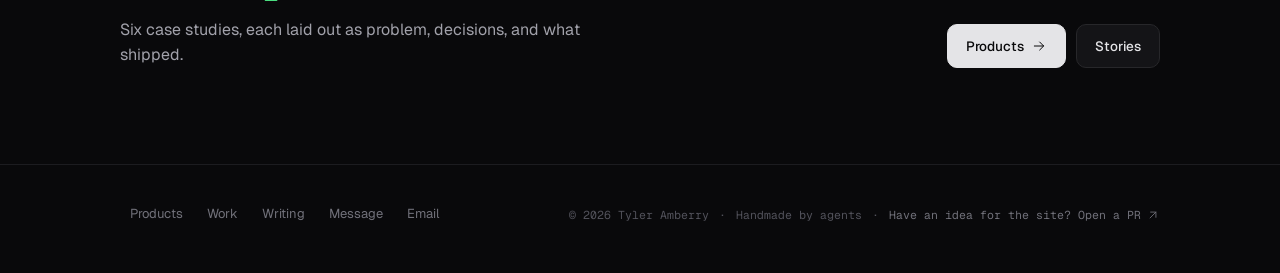
<file: work.html>
<!doctype html>
<html lang="en">
<head>
<meta charset="utf-8">
<meta name="viewport" content="width=device-width, initial-scale=1">
<title>Work | Tyler Amberry</title>
<meta name="description" content="Experience timeline: Head of Operations at Space Tiger AI, an AI tooling internship at Agility Digital (ad tech), business strategy at BYU Marriott, and the lawn-care company he handed to his brother. What Tyler shipped and decided.">
<meta property="og:title" content="Work | Tyler Amberry">
<meta name="theme-color" content="#09090b">
<link rel="icon" href="data:image/svg+xml,%3Csvg xmlns='http://www.w3.org/2000/svg' viewBox='0 0 32 32'%3E%3Crect width='32' height='32' rx='8' fill='%2309090b'/%3E%3Ccircle cx='16' cy='16' r='5' fill='%234ade80'/%3E%3C/svg%3E">
<link rel="preconnect" href="https://fonts.googleapis.com">
<link rel="preconnect" href="https://fonts.gstatic.com" crossorigin>
<link href="https://fonts.googleapis.com/css2?family=Instrument+Serif:ital@0;1&family=Geist:wght@300..600&family=Geist+Mono:wght@400;500&display=swap" rel="stylesheet">
<link rel="stylesheet" href="styles.css">
<script>document.documentElement.classList.add("js")</script>
<script src="writing/posts.js" defer></script>
<script src="site.js" defer></script>
</head>
<body>
<a class="skip" href="#main">Skip to content</a>

<header class="site-header">
  <div class="wrap">
    <a class="brand" href="index.html" aria-label="Tyler Amberry, home"><span class="dot" aria-hidden="true"></span><span class="brand-name">tyleramberry</span><span class="brand-role">/ builder</span></a>
    <nav class="nav" aria-label="Primary">
      <a href="products.html">Products</a>
      <a href="work.html" aria-current="page">Work</a>
      <a href="writing.html">Writing</a>
    </nav>
    <div class="header-tools">
      <button class="kbd-btn" type="button" data-palette aria-label="Open command menu"><svg class="i i-lg" aria-hidden="true"><use href="icons.svg#search"/></svg><span class="label">Jump to</span><kbd data-mod>⌘K</kbd></button>
      <button class="icon-btn" type="button" data-menu aria-expanded="false" aria-controls="mobile-menu"><svg class="i i-lg" aria-hidden="true"><use href="icons.svg#menu"/></svg><span class="sr-only">Open menu</span></button>
    </div>
  </div>
  <nav class="mobile-menu" id="mobile-menu" aria-label="Mobile">
    <a href="index.html">Home <svg class="i" aria-hidden="true"><use href="icons.svg#arrow"/></svg></a>
    <a href="products.html">Products <svg class="i" aria-hidden="true"><use href="icons.svg#arrow"/></svg></a>
    <a href="work.html" aria-current="page">Work <svg class="i" aria-hidden="true"><use href="icons.svg#arrow"/></svg></a>
    <a href="writing.html">Writing <svg class="i" aria-hidden="true"><use href="icons.svg#arrow"/></svg></a>
  </nav>
</header>

<main id="main">
  <header class="wrap page-head">
    <p class="eyebrow"><span class="num">/work</span> Experience</p>
    <h1>Where I&rsquo;ve learned to build.</h1>
    <p class="lede">A startup, an ad tech business, a business school, and a lawn-care company. Each entry is what I shipped, what I decided, and what I learned, not a job description.</p>
  </header>

  <div class="wrap timeline">

    <!-- Space Tiger -->
    <article class="role reveal" id="space-tiger" aria-labelledby="st-h">
      <div class="role-side">
        <p class="role-when"><span class="dot" aria-hidden="true"></span>Aug 2026 – now</p>
        <h2 class="role-org" id="st-h">Space Tiger AI</h2>
        <p class="role-title">Head of Operations</p>
        <div class="role-tags"><span class="chip">AI enablement</span><span class="chip">SMBs</span></div>
      </div>
      <div class="role-main">
        <h3>Building the machine that sells and delivers AI enablement to small businesses.</h3>
        <p>Space Tiger puts AI that's plugged into a company's own tools inside small and mid-size businesses, with a person in the loop. I joined as the founding forward-deployed engineer and now run operations: the company went from zero to 10 paying clients in my first stretch, and I own the roadmap, feature set, and design for the internal client-operations platform, taken from concept to company-wide adoption with engineering.</p>
        <div class="shipped">
          <div class="shipped-head"><span>Log</span><span>shipped · decided · learned</span></div>
          <ul>
            <li><span class="verb">Shipped</span><span><b>5x a client's delivery capacity</b> with deployed AI, letting them expand a key customer contract to $144K/year.</span></li>
            <li><span class="verb">Shipped</span><span><b>Engineered our GTM flow for agents.</b> Wired up the agent skills, connections, and everything else agents need to run our go-to-market flow end to end.</span></li>
            <li><span class="verb">Shipped</span><span><b>Company second brain.</b> A RAG database holding our brand, our voice, and context on the whole company, so every agent works from the same source of truth.</span></li>
            <li><span class="verb decided">Decided</span><span>Pricing tiers, the Blueprint discovery process, and the GTM file structure.</span></li>
            <li><span class="verb learned">Learned</span><span>Do it once by hand, then automate it.</span></li>
          </ul>
        </div>
      </div>
    </article>

    <!-- Agility Digital -->
    <article class="role reveal" id="agility" aria-labelledby="ag-h">
      <div class="role-side">
        <p class="role-when">Apr 2026 – Aug 2026</p>
        <h2 class="role-org" id="ag-h">Agility Digital</h2>
        <p class="role-title">Precision Strategy Consultant Intern</p>
        <div class="role-tags"><span class="chip">Lehi, UT</span><span class="chip">Ad strategy</span><span class="chip">AI tooling</span></div>
      </div>
      <div class="role-main">
        <h3>Keeping strategy and execution the same thing on a $40K/month account.</h3>
        <p>An ad tech business where I oversaw strategic communication between consultants and the campaign build team, making sure the strategy on paper translated into precise execution in the ads.</p>
        <div class="shipped">
          <div class="shipped-head"><span>Log</span><span>shipped · decided · learned</span></div>
          <ul>
            <li><span class="verb">Shipped</span><span><b>Three AI-powered sales enablement tools</b> for competitive analysis reporting and microsite building.</span></li>
            <li><span class="verb">Shipped</span><span><b>Sales proposals and new client pitches</b> co-authored on Qwilr for decision-makers, supporting new business and upsells.</span></li>
            <li><span class="verb learned">Learned</span><span>The winning strategies always had the clearest differentiator. If we couldn't say in one line why us, the campaign struggled.</span></li>
          </ul>
        </div>
      </div>
    </article>

    <!-- BYU -->
    <article class="role reveal" id="byu" aria-labelledby="byu-h">
      <div class="role-side">
        <p class="role-when">2026 – <span class="ph">[Apr 2029]</span></p>
        <h2 class="role-org" id="byu-h">BYU Marriott</h2>
        <p class="role-title">BS in Business Strategy · GPA 3.93</p>
        <div class="role-tags"><span class="chip">Strategy</span><span class="chip">Product mgmt</span><span class="chip">Entrepreneurship</span></div>
      </div>
      <div class="role-main">
        <h3>Learning to be a decision maker.</h3>
        <p>Strategy taught me what makes a good strategy good: clear choices, made on purpose. Often the best parts of a strategy are the things we say no to.</p>
        <div class="shipped">
          <div class="shipped-head"><span>Log</span><span>shipped · decided · learned</span></div>
          <ul>
            <li><span class="verb">Shipped</span><span><b>Homeroom (MSB 341).</b> PRD, MVP spec, and a v0 app for an education-focused agent harness: Canvas in, rubric-checked draft out. <a class="text-link" href="products.html#homeroom" style="min-height:0">Case study <svg class="i i-sm" aria-hidden="true"><use href="icons.svg#arrow"/></svg></a></span></li>
            <li><span class="verb decided">Decided</span><span><b>Students, not teachers, are the first user</b> (decision 001): I can test it on my own courses every day. And it starts as a portfolio project, not a B2B sale (decision 002).</span></li>
            <li><span class="verb">Shipped</span><span><b>My second brain.</b> A personal knowledge system that automates much of my schoolwork and lets me pull up my own notes to study and reference anything from class.</span></li>
            <li><span class="verb learned">Learned</span><span>Spec before code. When I skipped the spec, I redid the work.</span></li>
            <li><span class="verb learned">Learned</span><span>Member of the Product Management Association, AI in Business Association, and the PE/VC club, the building happens outside class.</span></li>
          </ul>
        </div>
      </div>
    </article>

    <!-- UVY -->
    <article class="role reveal" id="uvy" aria-labelledby="uvy-h">
      <div class="role-side">
        <p class="role-when">Apr 2019 – Oct 2026</p>
        <h2 class="role-org" id="uvy-h">Utah Valley Yards</h2>
        <p class="role-title">Founder &amp; owner-operator</p>
        <div class="role-tags"><span class="chip">Lawn care</span><span class="chip">Ops</span><span class="chip">Real P&amp;L</span></div>
      </div>
      <div class="role-main">
        <h3>A real business with real customers, where every call is mine to make.</h3>
        <p>A landscape-maintenance company I founded in April 2019 and ran for seven and a half years with one employee and a book of recurring clients, 95% client retention across 10+ accounts. I handed it to my brother in October 2026. It's where I learned that pricing, routes, and follow-up are product decisions too.</p>
        <div class="shipped">
          <div class="shipped-head"><span>Log</span><span>shipped · decided · learned</span></div>
          <ul>
            <li><span class="verb">Shipped</span><span><b>AI-powered revenue tracking</b> that drove a 2.5x year-over-year revenue increase in 2026.</span></li>
            <li><span class="verb decided">Decided</span><span><b>Hand it to my brother, don't sell it.</b> With school and Space Tiger taking the hours, keeping it in the family beat both scaling and shutting it down.</span></li>
            <li><span class="verb">Shipped</span><span><b>Scheduling built for jobs per day</b>, optimized routes that raised operational efficiency without dropping service quality.</span></li>
            <li><span class="verb learned">Learned</span><span><b>The business is a source of product ideas.</b> Crew slips, a due book, and quote follow-up are all tools I wanted on my own route.</span></li>
          </ul>
        </div>
      </div>
    </article>

  </div>

  <section class="wrap" style="border-top:1px solid var(--line)">
    <div class="contact reveal">
      <div>
        <p class="eyebrow">Next</p>
        <h2 style="margin-top:18px">See the <em>products.</em></h2>
        <p>Six case studies, each laid out as problem, decisions, and what shipped.</p>
      </div>
      <div class="actions">
        <a class="btn primary" href="products.html">Products <svg class="i i-arrow" aria-hidden="true"><use href="icons.svg#arrow"/></svg></a>
        <a class="btn" href="writing.html#stories">Stories</a>
      </div>
    </div>
  </section>
</main>

<footer class="site-footer">
  <div class="wrap">
    <nav class="foot-links" aria-label="Footer">
      <a href="products.html">Products</a>
      <a href="work.html">Work</a>
      <a href="writing.html">Writing</a>
      <a href="#" data-message>Message</a>
      <a href="mailto:tyleramberry@gmail.com" data-email>Email</a>
    </nav>
    <p class="foot-meta"><span>© 2026 Tyler Amberry</span><span aria-hidden="true">·</span><span>Handmade by agents</span><span aria-hidden="true">·</span><a class="foot-pr" href="https://github.com/tyleramberry/tyleramberry-site" target="_blank" rel="noopener">Have an idea for the site? Open a PR<svg class="i i-sm i-ext" aria-hidden="true"><use href="icons.svg#ext"/></svg></a></p>
  </div>
</footer>
</body>
</html>
</file>
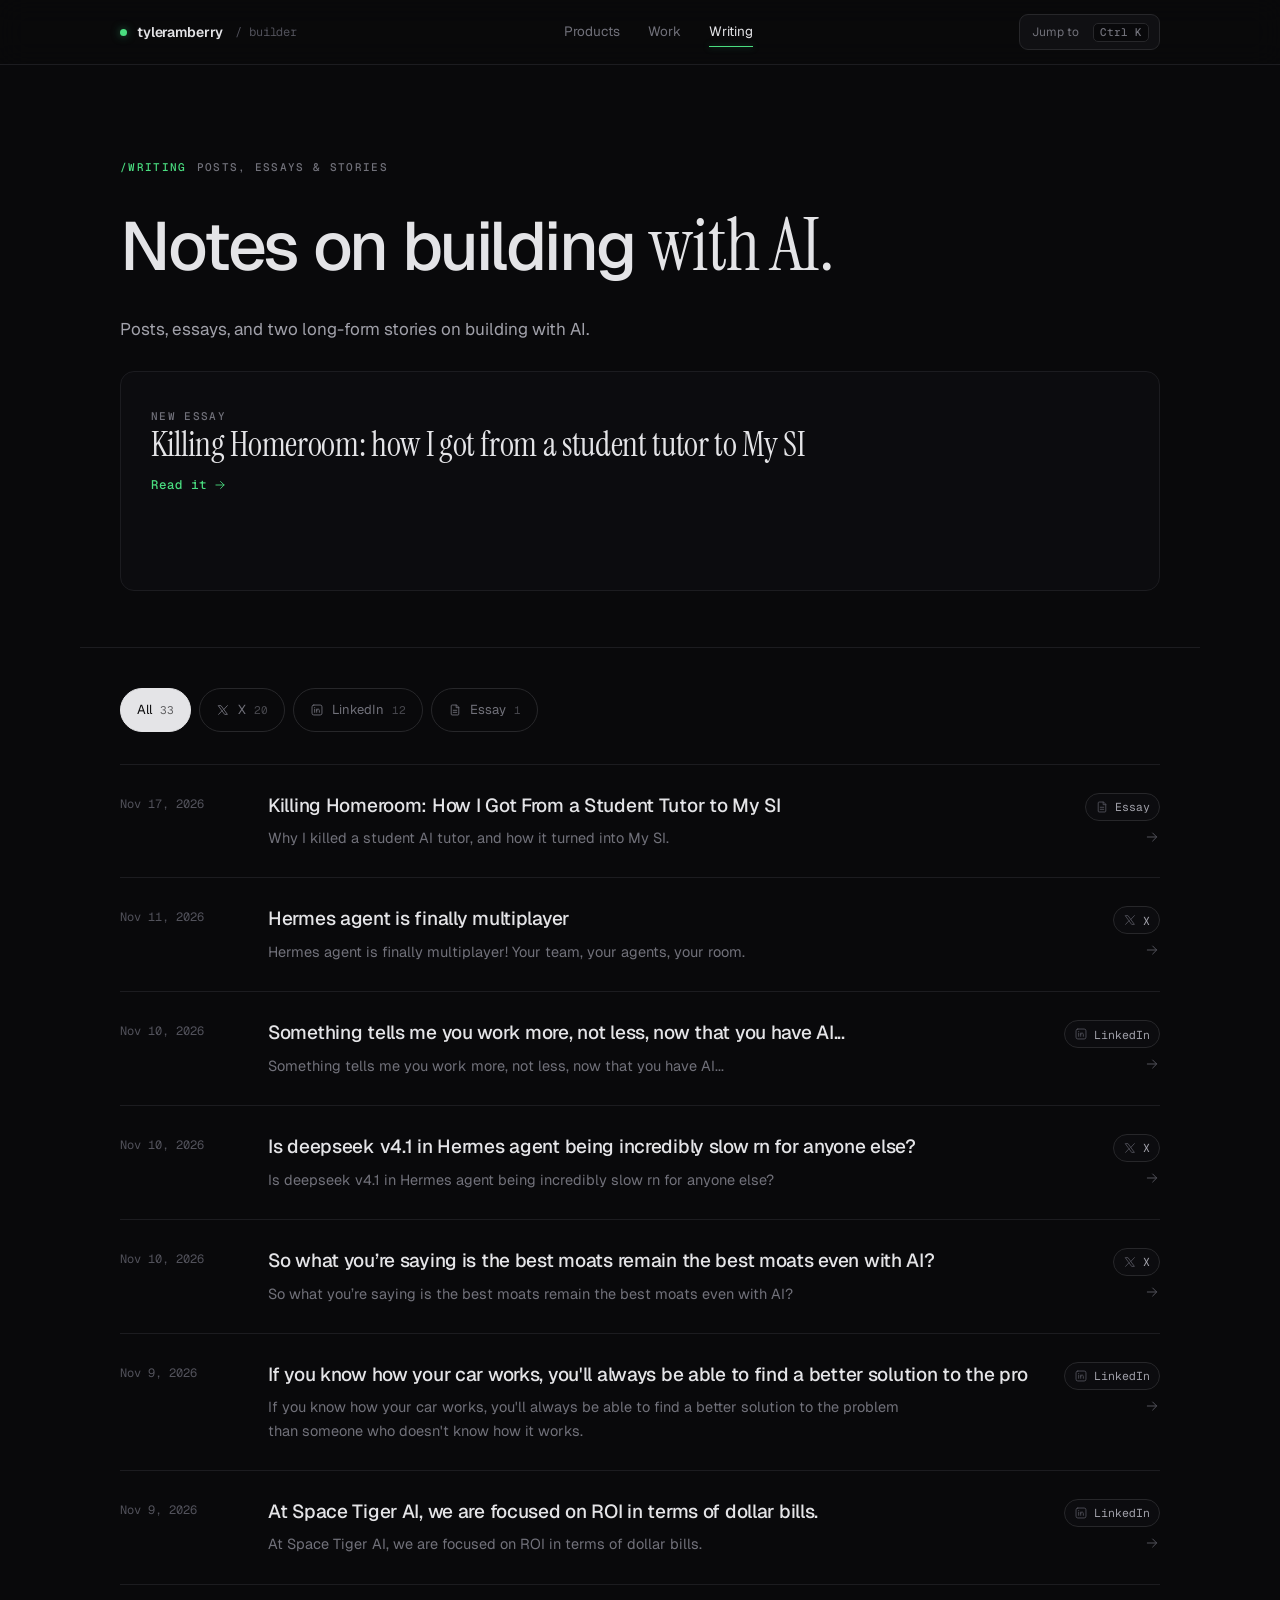
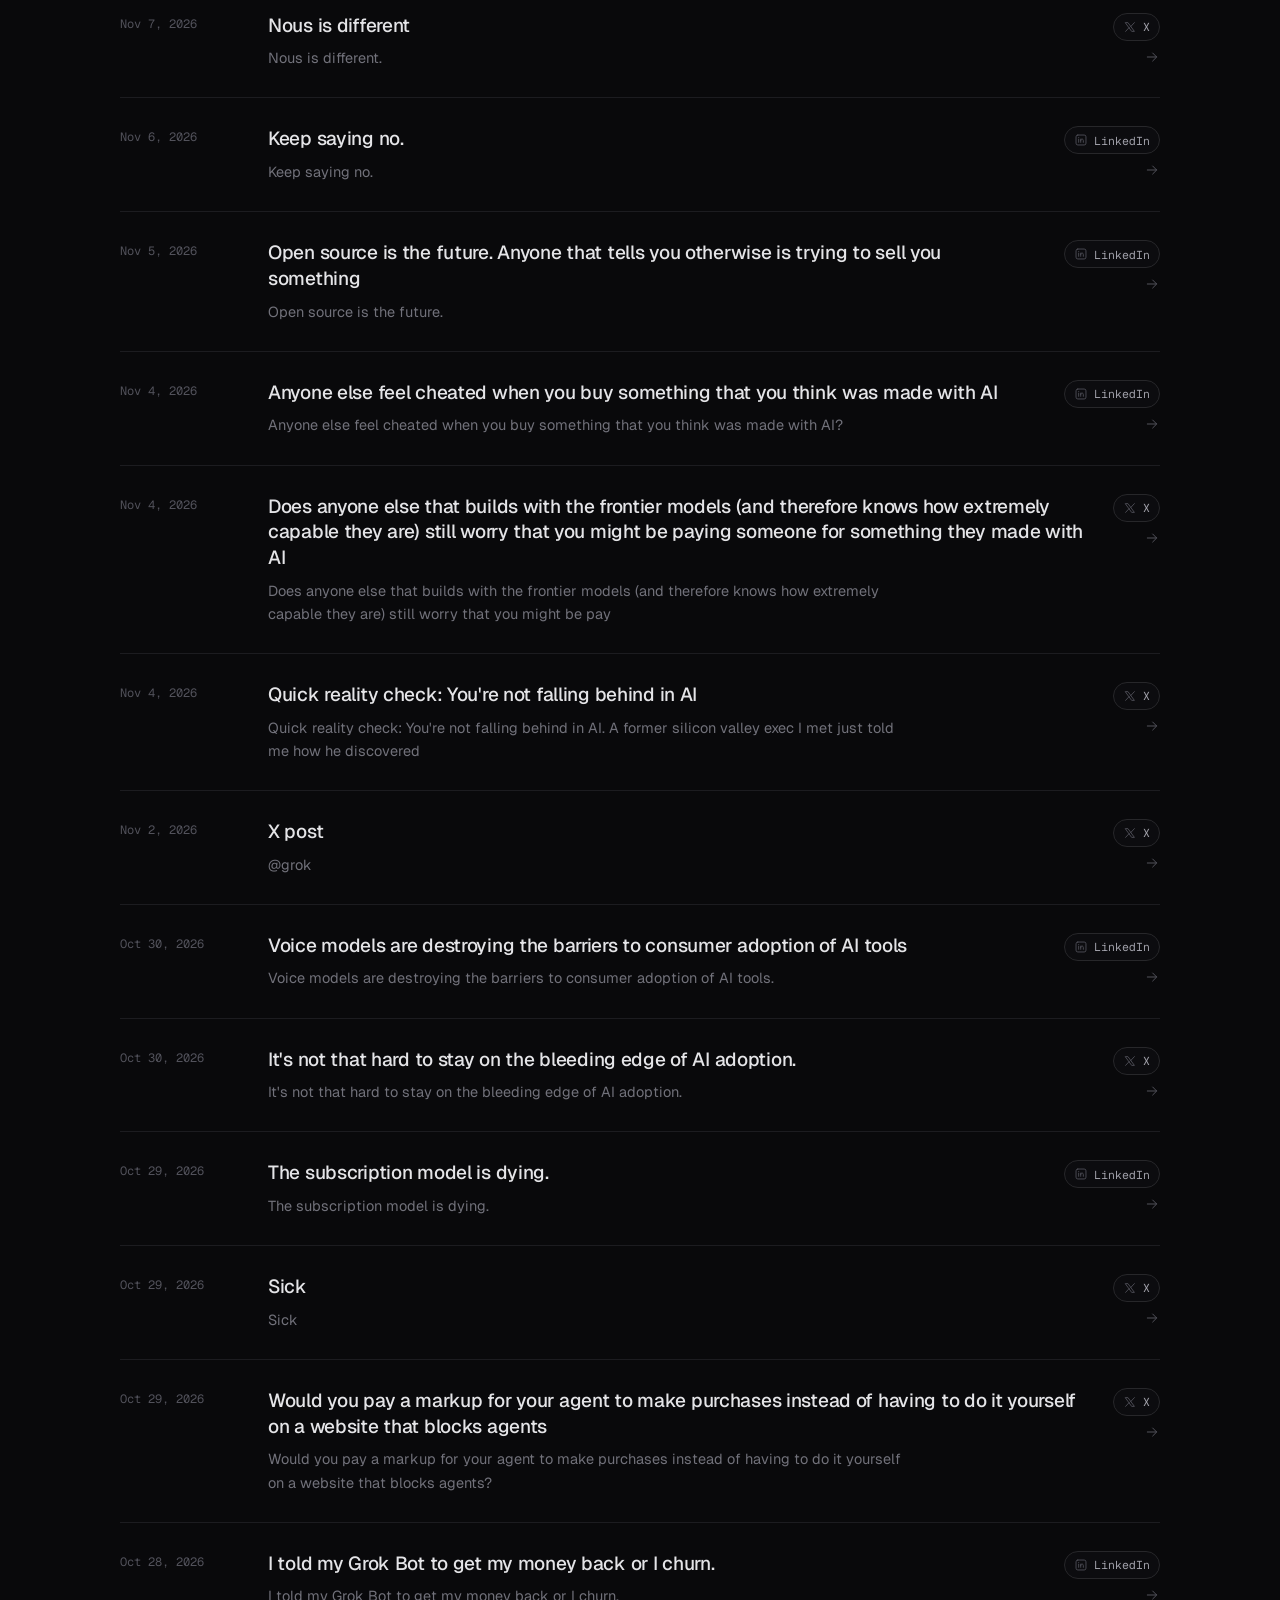
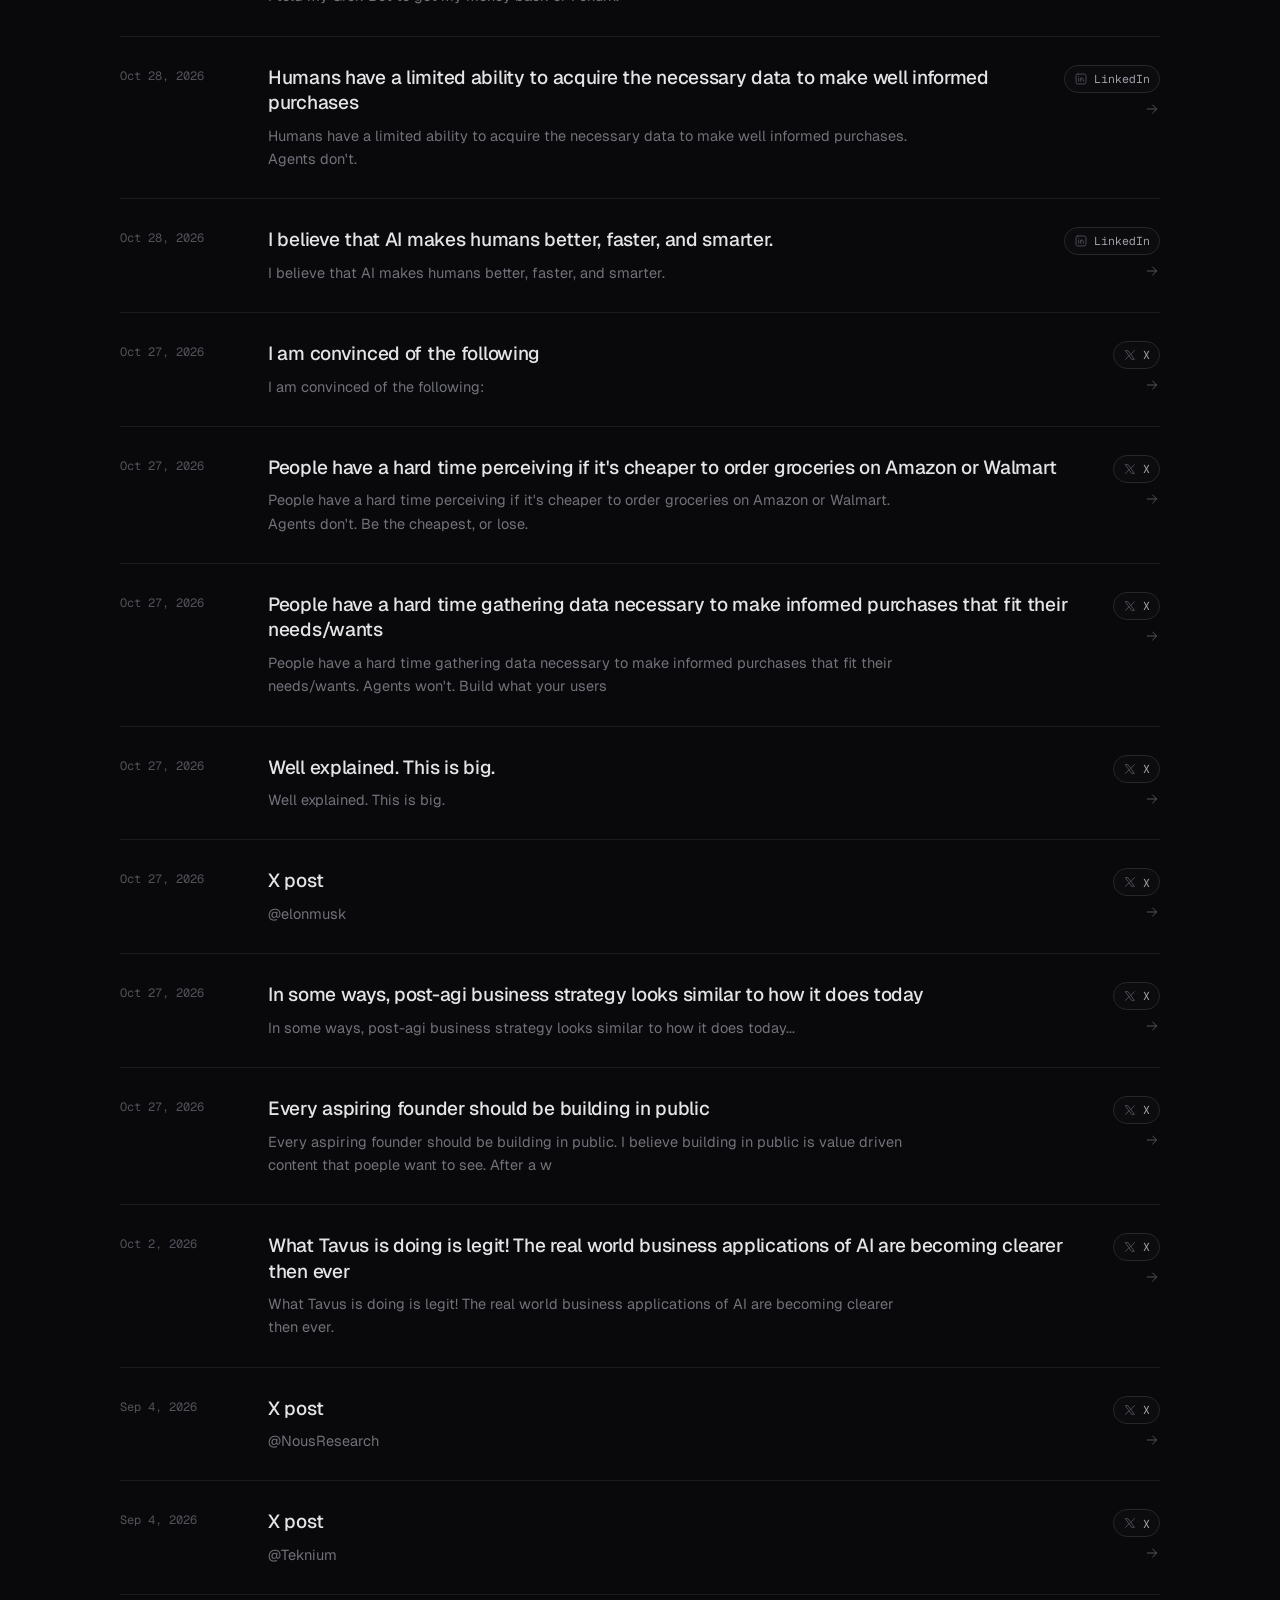
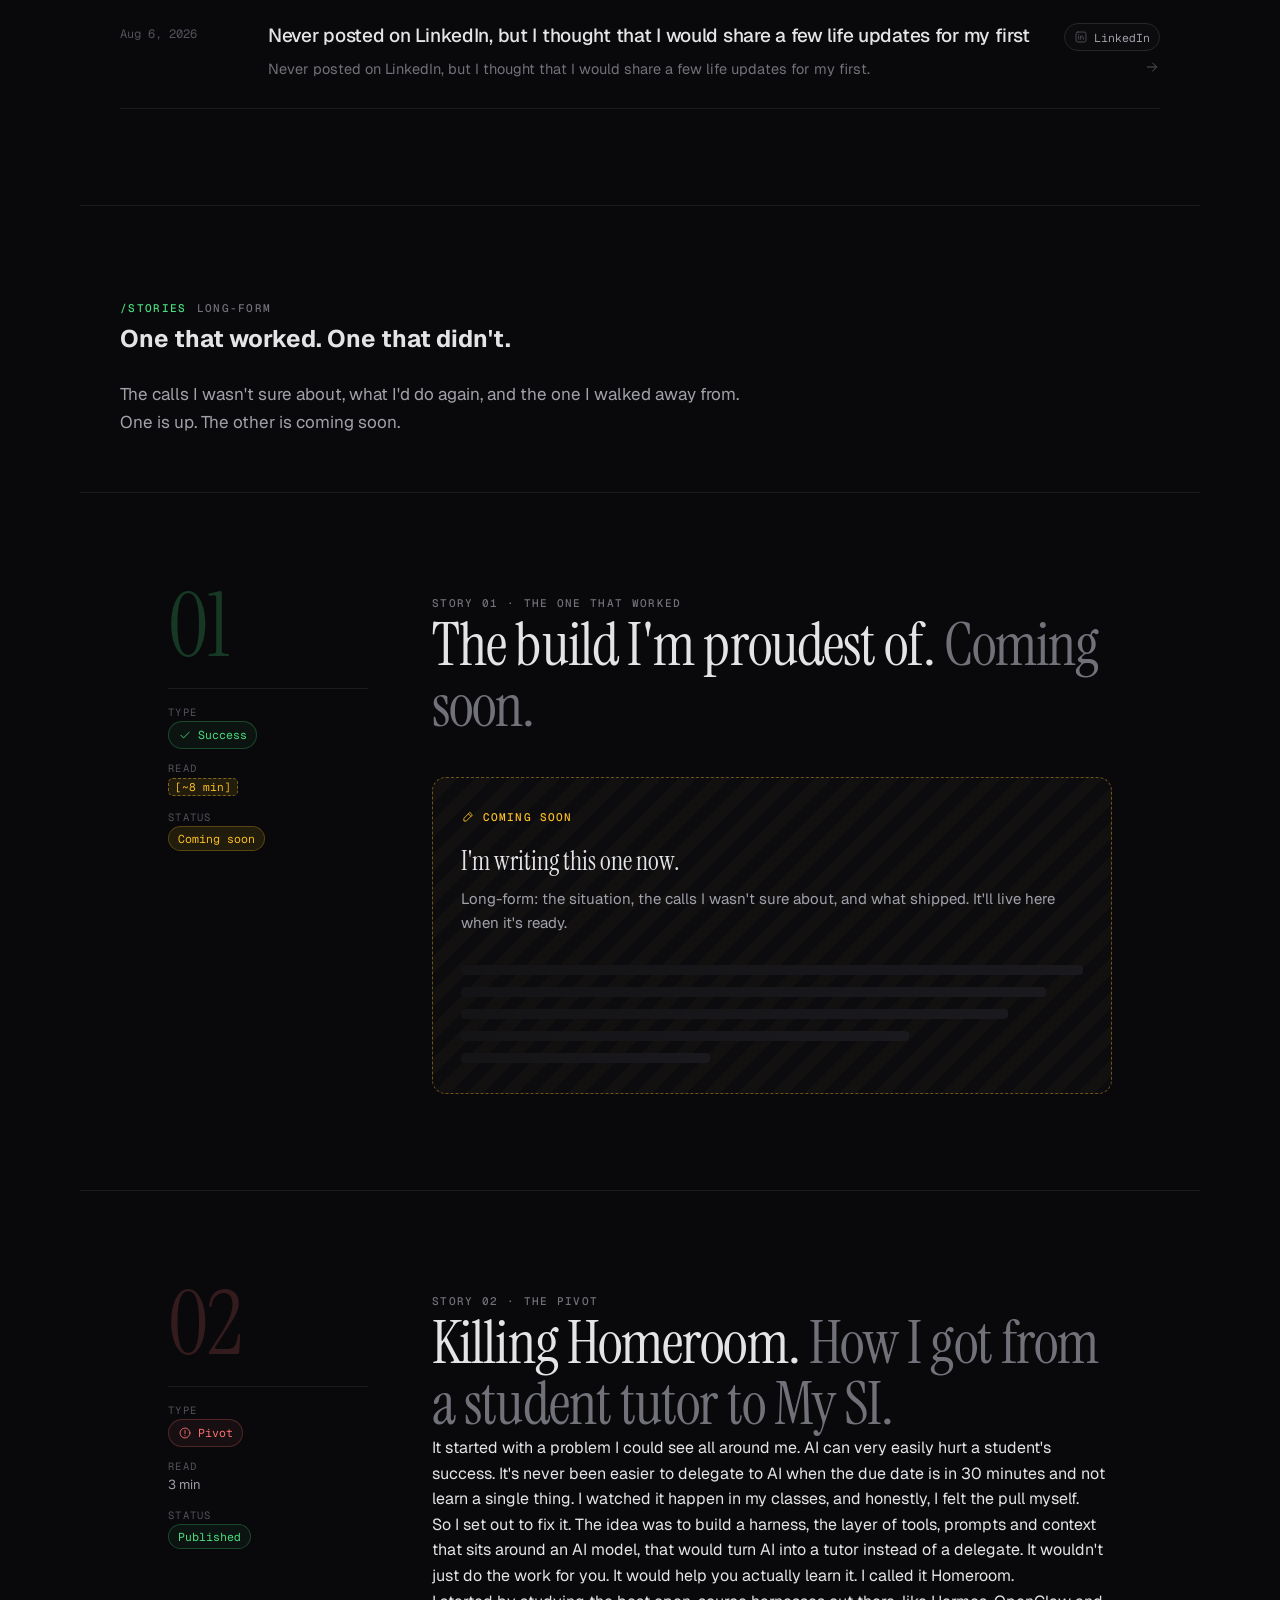
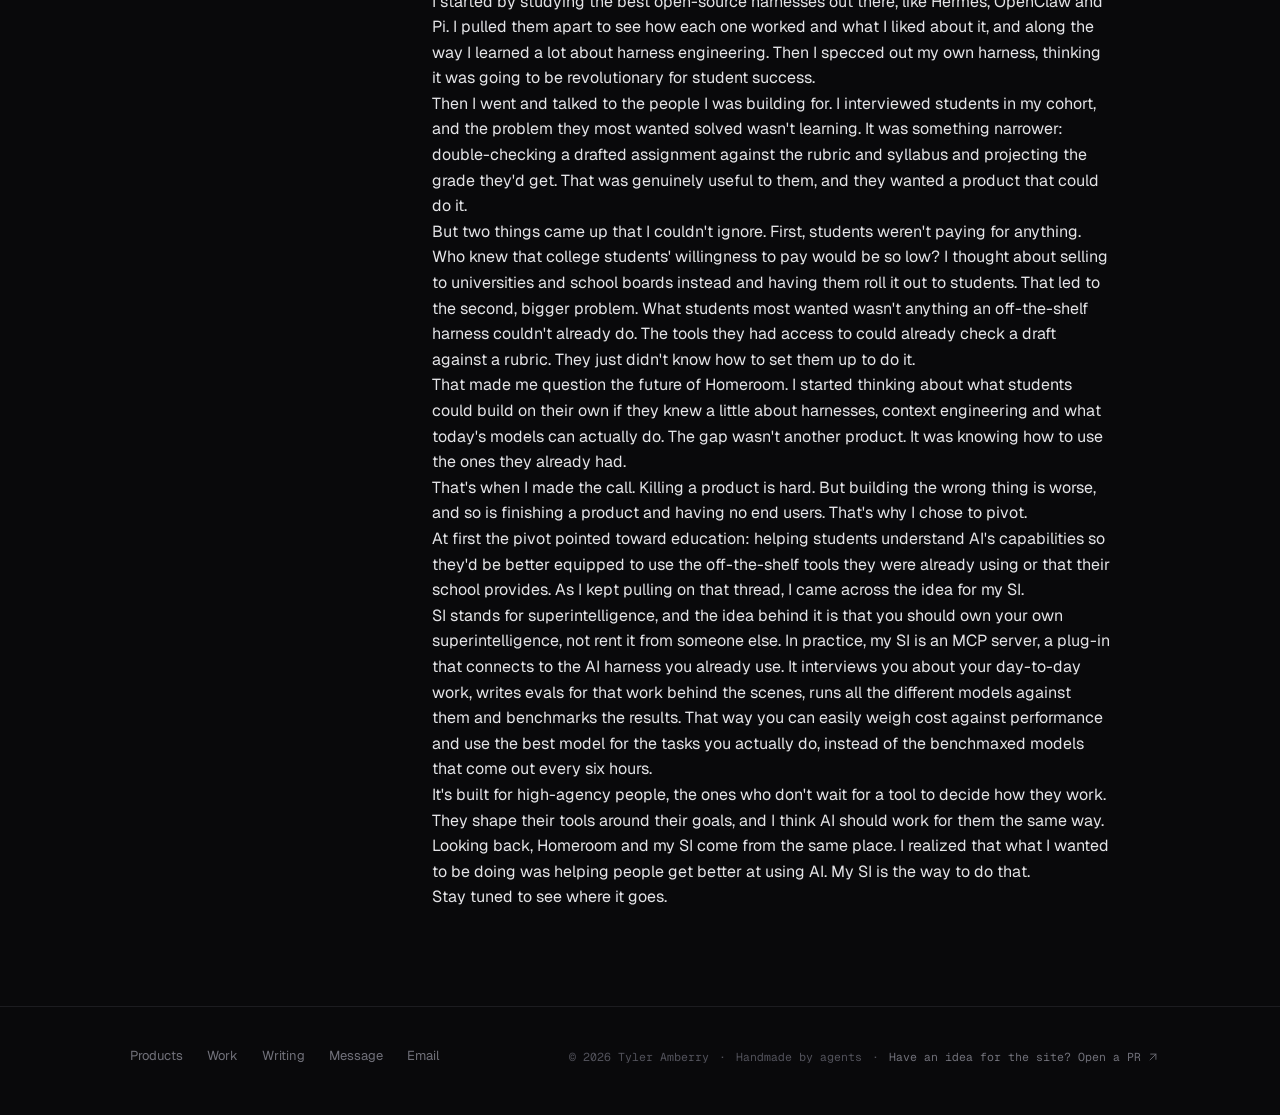
<file: writing.html>
<!doctype html>
<html lang="en">
<head>
<meta charset="utf-8">
<meta name="viewport" content="width=device-width, initial-scale=1">
<title>Writing | Tyler Amberry</title>
<meta name="description" content="Tyler Amberry's writing on AI-native product building: X threads, LinkedIn posts, and long-form essays in one place.">
<meta property="og:title" content="Writing | Tyler Amberry">
<meta name="theme-color" content="#09090b">
<link rel="icon" href="data:image/svg+xml,%3Csvg xmlns='http://www.w3.org/2000/svg' viewBox='0 0 32 32'%3E%3Crect width='32' height='32' rx='8' fill='%2309090b'/%3E%3Ccircle cx='16' cy='16' r='5' fill='%234ade80'/%3E%3C/svg%3E">
<link rel="preconnect" href="https://fonts.googleapis.com">
<link rel="preconnect" href="https://fonts.gstatic.com" crossorigin>
<link href="https://fonts.googleapis.com/css2?family=Instrument+Serif:ital@0;1&family=Geist:wght@300..600&family=Geist+Mono:wght@400;500&display=swap" rel="stylesheet">
<link rel="stylesheet" href="styles.css">
<script>document.documentElement.classList.add("js")</script>
<script src="writing/posts.js" defer></script>
<script src="writing/loader.js" defer></script>
<script src="site.js" defer></script>
</head>
<body>
<a class="skip" href="#main">Skip to content</a>

<header class="site-header">
  <div class="wrap">
    <a class="brand" href="index.html" aria-label="Tyler Amberry, home"><span class="dot" aria-hidden="true"></span><span class="brand-name">tyleramberry</span><span class="brand-role">/ builder</span></a>
    <nav class="nav" aria-label="Primary">
      <a href="products.html">Products</a>
      <a href="work.html">Work</a>
      <a href="writing.html" aria-current="page">Writing</a>
    </nav>
    <div class="header-tools">
      <button class="kbd-btn" type="button" data-palette aria-label="Open command menu"><svg class="i i-lg" aria-hidden="true"><use href="icons.svg#search"/></svg><span class="label">Jump to</span><kbd data-mod>⌘K</kbd></button>
      <button class="icon-btn" type="button" data-menu aria-expanded="false" aria-controls="mobile-menu"><svg class="i i-lg" aria-hidden="true"><use href="icons.svg#menu"/></svg><span class="sr-only">Open menu</span></button>
    </div>
  </div>
  <nav class="mobile-menu" id="mobile-menu" aria-label="Mobile">
    <a href="index.html">Home <svg class="i" aria-hidden="true"><use href="icons.svg#arrow"/></svg></a>
    <a href="products.html">Products <svg class="i" aria-hidden="true"><use href="icons.svg#arrow"/></svg></a>
    <a href="work.html">Work <svg class="i" aria-hidden="true"><use href="icons.svg#arrow"/></svg></a>
    <a href="writing.html" aria-current="page">Writing <svg class="i" aria-hidden="true"><use href="icons.svg#arrow"/></svg></a>
  </nav>
</header>

<main id="main" data-writing>
  <header class="wrap page-head">
    <p class="eyebrow"><span class="num">/writing</span> Posts, essays &amp; stories</p>
    <h1>Notes on building <em>with AI.</em></h1>
    <p class="lede">Posts, essays, and two long-form stories on building with AI.</p>
    <a class="panel-link" href="writing.html?post=killing-homeroom" style="display:block;margin-top:28px">
      <span class="eyebrow">New essay</span>
      <h3>Killing Homeroom: how I got from a student tutor to My SI</h3>
      <span class="text-link">Read it <svg class="i i-sm" aria-hidden="true"><use href="icons.svg#arrow"/></svg></span>
    </a>
  </header>

  <section class="wrap section" style="padding-top:40px" aria-label="All posts">
    <div class="filters" data-filters role="group" aria-label="Filter by source"></div>
    <div class="posts" data-posts>
      <noscript><p class="empty">Turn on JavaScript to load posts.</p></noscript>
    </div>
  </section>

  <section class="wrap page-head" id="stories" style="border-top:1px solid var(--line)">
    <p class="eyebrow"><span class="num">/stories</span> Long-form</p>
    <h2>One that worked. <em>One that didn't.</em></h2>
    <p class="lede">The calls I wasn't sure about, what I'd do again, and the one I walked away from. One is up. The other is coming soon.</p>
  </section>

  <!-- SUCCESS -->
  <article class="story success wrap" id="success" aria-labelledby="s1">
    <div class="story-grid">
      <aside class="story-side" aria-label="Story details">
        <span class="n" aria-hidden="true">01</span>
        <dl>
          <div><dt>Type</dt><dd><span class="chip live"><svg class="i i-sm" aria-hidden="true"><use href="icons.svg#check"/></svg>Success</span></dd></div>
          <div><dt>Read</dt><dd><span class="ph">[~8 min]</span></dd></div>
          <div><dt>Status</dt><dd><span class="chip draft">Coming soon</span></dd></div>
        </dl>
      </aside>
      <div class="story-body reveal">
        <p class="eyebrow">Story 01 · The one that worked</p>
        <h2 id="s1">The build I'm proudest of. <em>Coming soon.</em></h2>

        <div class="coming" role="note" aria-label="Coming soon">
          <span class="tag"><svg class="i i-sm" aria-hidden="true"><use href="icons.svg#pen"/></svg>Coming soon</span>
          <h3>I'm writing this one now.</h3>
          <p>Long-form: the situation, the calls I wasn't sure about, and what shipped. It'll live here when it's ready.</p>
          <div class="ghost-lines" aria-hidden="true"><i></i><i></i><i></i><i></i><i></i></div>
        </div>
      </div>
    </div>
  </article>

  <!-- FAILURE -->
  <article class="story failure wrap" id="failure" aria-labelledby="s2">
    <div class="story-grid">
      <aside class="story-side" aria-label="Story details">
        <span class="n" aria-hidden="true">02</span>
        <dl>
          <div><dt>Type</dt><dd><span class="chip miss"><svg class="i i-sm" aria-hidden="true"><use href="icons.svg#alert"/></svg>Pivot</span></dd></div>
          <div><dt>Read</dt><dd>3 min</dd></div>
          <div><dt>Status</dt><dd><span class="chip live">Published</span></dd></div>
        </dl>
      </aside>
      <div class="story-body reveal">
        <p class="eyebrow">Story 02 · The pivot</p>
        <h2 id="s2">Killing Homeroom. <em>How I got from a student tutor to My SI.</em></h2>

        <p>It started with a problem I could see all around me. AI can very easily hurt a student's success. It's never been easier to delegate to AI when the due date is in 30 minutes and not learn a single thing. I watched it happen in my classes, and honestly, I felt the pull myself.</p>
        <p>So I set out to fix it. The idea was to build a harness, the layer of tools, prompts and context that sits around an AI model, that would turn AI into a tutor instead of a delegate. It wouldn't just do the work for you. It would help you actually learn it. I called it Homeroom.</p>
        <p>I started by studying the best open-source harnesses out there, like Hermes, OpenClaw and Pi. I pulled them apart to see how each one worked and what I liked about it, and along the way I learned a lot about harness engineering. Then I specced out my own harness, thinking it was going to be revolutionary for student success.</p>
        <p>Then I went and talked to the people I was building for. I interviewed students in my cohort, and the problem they most wanted solved wasn't learning. It was something narrower: double-checking a drafted assignment against the rubric and syllabus and projecting the grade they'd get. That was genuinely useful to them, and they wanted a product that could do it.</p>
        <p>But two things came up that I couldn't ignore. First, students weren't paying for anything. Who knew that college students' willingness to pay would be so low? I thought about selling to universities and school boards instead and having them roll it out to students. That led to the second, bigger problem. What students most wanted wasn't anything an off-the-shelf harness couldn't already do. The tools they had access to could already check a draft against a rubric. They just didn't know how to set them up to do it.</p>
        <p>That made me question the future of Homeroom. I started thinking about what students could build on their own if they knew a little about harnesses, context engineering and what today's models can actually do. The gap wasn't another product. It was knowing how to use the ones they already had.</p>
        <p>That's when I made the call. Killing a product is hard. But building the wrong thing is worse, and so is finishing a product and having no end users. That's why I chose to pivot.</p>
        <p>At first the pivot pointed toward education: helping students understand AI's capabilities so they'd be better equipped to use the off-the-shelf tools they were already using or that their school provides. As I kept pulling on that thread, I came across the idea for my SI.</p>
        <p>SI stands for superintelligence, and the idea behind it is that you should own your own superintelligence, not rent it from someone else. In practice, my SI is an MCP server, a plug-in that connects to the AI harness you already use. It interviews you about your day-to-day work, writes evals for that work behind the scenes, runs all the different models against them and benchmarks the results. That way you can easily weigh cost against performance and use the best model for the tasks you actually do, instead of the benchmaxed models that come out every six hours.</p>
        <p>It's built for high-agency people, the ones who don't wait for a tool to decide how they work. They shape their tools around their goals, and I think AI should work for them the same way.</p>
        <p>Looking back, Homeroom and my SI come from the same place. I realized that what I wanted to be doing was helping people get better at using AI. My SI is the way to do that.</p>
        <p>Stay tuned to see where it goes.</p>
      </div>
    </div>
  </article>

</main>

<footer class="site-footer">
  <div class="wrap">
    <nav class="foot-links" aria-label="Footer">
      <a href="products.html">Products</a>
      <a href="work.html">Work</a>
      <a href="writing.html">Writing</a>
      <a href="#" data-message>Message</a>
      <a href="mailto:tyleramberry@gmail.com" data-email>Email</a>
    </nav>
    <p class="foot-meta"><span>© 2026 Tyler Amberry</span><span aria-hidden="true">·</span><span>Handmade by agents</span><span aria-hidden="true">·</span><a class="foot-pr" href="https://github.com/tyleramberry/tyleramberry-site" target="_blank" rel="noopener">Have an idea for the site? Open a PR<svg class="i i-sm i-ext" aria-hidden="true"><use href="icons.svg#ext"/></svg></a></p>
  </div>
</footer>
</body>
</html>
</file>
<file: styles.css>
/* ==========================================================================
   Tyler Amberry — AI-native builder portfolio
   Direction B "AI-Native Live". Shared by every page. No build step.
   ========================================================================== */

:root {
  --bg: #09090b;
  --bg-1: #0c0c0f;
  --bg-2: #101013;
  --bg-3: #141417;
  --hover: #131316;
  --line: #1c1c20;
  --line-2: #27272a;
  --ink: #e4e4e7;
  --ink-2: #a1a1aa;
  --muted: #71717a;
  --faint: #52525b;
  --live: #4ade80;
  --live-dim: rgba(74, 222, 128, .14);
  --live-glow: rgba(74, 222, 128, .5);
  --warn: #fbbf24;
  --warn-dim: rgba(251, 191, 36, .1);
  --miss: #f87171;

  --serif: "Instrument Serif", ui-serif, Georgia, serif;
  --sans: "Geist", ui-sans-serif, system-ui, -apple-system, "Segoe UI", sans-serif;
  --mono: "Geist Mono", ui-monospace, "SF Mono", Menlo, monospace;

  --wrap: 1120px;
  --pad: 40px;
  --r: 14px;
  --r-sm: 9px;
  --hit: 44px;
  --ease: cubic-bezier(.2, .7, .2, 1);
  --header-h: 64px;

  color-scheme: dark;
}

/* ---------- reset ---------- */
*, *::before, *::after { box-sizing: border-box; }
* { margin: 0; padding: 0; }
html {
  -webkit-text-size-adjust: 100%;
  text-size-adjust: 100%;
  scroll-padding-top: calc(var(--header-h) + 16px);
  scrollbar-color: #2a2a2f transparent;
  scrollbar-width: thin;
}
@media (prefers-reduced-motion: no-preference) { html { scroll-behavior: smooth; } }
body {
  background: var(--bg);
  color: var(--ink);
  font: 400 16px/1.6 var(--sans);
  -webkit-font-smoothing: antialiased;
  -moz-osx-font-smoothing: grayscale;
  text-rendering: optimizeLegibility;
  min-height: 100vh;
  display: flex;
  flex-direction: column;
  overflow-x: hidden;
}
main { flex: 1; }
img, svg { display: block; max-width: 100%; }
a { color: inherit; text-decoration: none; }
button { font: inherit; color: inherit; background: none; border: 0; cursor: pointer; }
ul, ol { list-style: none; }
::selection { background: var(--live); color: #052e14; }

/* thin scrollbars */
::-webkit-scrollbar { width: 8px; height: 8px; }
::-webkit-scrollbar-track { background: transparent; }
::-webkit-scrollbar-thumb { background: #232328; border-radius: 8px; border: 2px solid var(--bg); }
::-webkit-scrollbar-thumb:hover { background: #34343a; }

/* focus */
:focus { outline: none; }
:focus-visible {
  outline: 1.5px solid var(--live);
  outline-offset: 3px;
  border-radius: 6px;
}

.sr-only {
  position: absolute; width: 1px; height: 1px; padding: 0; margin: -1px;
  overflow: hidden; clip: rect(0 0 0 0); white-space: nowrap; border: 0;
}
.skip {
  position: fixed; top: 10px; left: 10px; z-index: 200;
  padding: 10px 16px; border-radius: var(--r-sm);
  background: var(--ink); color: var(--bg); font-weight: 500; font-size: 14px;
  transform: translateY(-160%); transition: transform .2s var(--ease);
}
.skip:focus { transform: none; }

.wrap { width: 100%; max-width: var(--wrap); margin: 0 auto; padding: 0 var(--pad); }

/* icons: thin 1.5px strokes everywhere */
.i {
  width: 16px; height: 16px; flex: none;
  fill: none; stroke: currentColor; stroke-width: 1.5;
  stroke-linecap: round; stroke-linejoin: round;
}
.i-sm { width: 14px; height: 14px; }
.i-lg { width: 20px; height: 20px; }

/* ---------- type helpers ---------- */
.eyebrow {
  display: inline-flex; align-items: center; gap: 10px;
  font: 500 11px/1 var(--mono); letter-spacing: .12em; text-transform: uppercase;
  color: var(--muted);
}
.eyebrow .num { color: var(--live); }
.serif { font-family: var(--serif); font-weight: 400; }
.grad {
  background: linear-gradient(90deg, #e4e4e7 0%, #71717a 100%);
  -webkit-background-clip: text; background-clip: text; color: transparent;
}
.mono { font-family: var(--mono); }
.muted { color: var(--muted); }

/* live dot */
.dot {
  position: relative; display: inline-block; width: 7px; height: 7px; flex: none;
  border-radius: 50%; background: var(--live); box-shadow: 0 0 8px var(--live-glow);
}
.dot::after {
  content: ""; position: absolute; inset: -4px; border-radius: 50%;
  border: 1px solid var(--live); opacity: 0;
  animation: ping 2.4s var(--ease) infinite;
}
@keyframes ping { 0% { transform: scale(.5); opacity: .7; } 100% { transform: scale(1.6); opacity: 0; } }

/* ==========================================================================
   Header
   ========================================================================== */
.site-header {
  position: sticky; top: 0; z-index: 50;
  background: rgba(9, 9, 11, .78);
  backdrop-filter: saturate(140%) blur(14px);
  -webkit-backdrop-filter: saturate(140%) blur(14px);
  border-bottom: 1px solid var(--line);
}
.site-header .wrap {
  height: var(--header-h);
  display: flex; align-items: center; justify-content: space-between; gap: 24px;
}
.brand {
  display: inline-flex; align-items: center; gap: 10px; min-height: var(--hit);
  font: 600 14px var(--sans); letter-spacing: -.01em;
}
.brand:hover .brand-name { color: #fff; }
.brand-name { transition: color .15s; }
.brand-role { font: 400 12px var(--mono); color: var(--faint); margin-left: 2px; }

.nav { display: flex; align-items: center; gap: 4px; }
.nav a {
  position: relative; display: inline-flex; align-items: center;
  min-height: var(--hit); padding: 0 12px;
  font-size: 13.5px; color: var(--muted); border-radius: 8px;
  transition: color .15s, background-color .15s;
}
.nav a:hover { color: var(--ink); background: var(--bg-3); }
.nav a[aria-current="page"] { color: var(--ink); }
.nav a[aria-current="page"]::after {
  content: ""; position: absolute; left: 12px; right: 12px; bottom: 7px; height: 1px;
  background: var(--live); box-shadow: 0 0 6px var(--live-glow);
}

.header-tools { display: flex; align-items: center; gap: 8px; }
.kbd-btn {
  display: inline-flex; align-items: center; gap: 8px;
  min-height: 36px; padding: 0 10px 0 12px;
  border: 1px solid var(--line-2); border-radius: 9px; background: var(--bg-2);
  font: 400 12px var(--sans); color: var(--muted);
  transition: border-color .15s, color .15s, background-color .15s;
}
.kbd-btn:hover { color: var(--ink); border-color: #3f3f46; background: var(--bg-3); }
.kbd-btn .label { margin-right: 6px; }
kbd, .kbd {
  font: 500 11px/1 var(--mono); color: var(--muted);
  border: 1px solid var(--line-2); border-bottom-width: 1.5px; border-radius: 5px;
  padding: 3px 6px; background: var(--bg);
}
.icon-btn {
  display: none; align-items: center; justify-content: center;
  width: var(--hit); height: var(--hit); border-radius: 10px; color: var(--ink-2);
  transition: background-color .15s, color .15s;
}
.icon-btn:hover { background: var(--bg-3); color: var(--ink); }

/* mobile menu panel */
.mobile-menu {
  display: none;
  border-top: 1px solid var(--line);
  padding: 8px var(--pad) 18px;
}
.mobile-menu a {
  display: flex; align-items: center; justify-content: space-between;
  min-height: 52px; border-bottom: 1px solid var(--line);
  font-size: 17px; color: var(--ink-2);
}
.mobile-menu a[aria-current="page"] { color: var(--ink); }
.mobile-menu a[aria-current="page"] .i { color: var(--live); }
.mobile-menu a .i { color: var(--faint); }
.site-header.open .mobile-menu { display: block; }

/* ==========================================================================
   Buttons + links
   ========================================================================== */
.btn {
  display: inline-flex; align-items: center; justify-content: center; gap: 8px;
  min-height: var(--hit); padding: 0 18px;
  font: 500 13.5px var(--sans); letter-spacing: -.005em;
  border-radius: 10px; border: 1px solid var(--line-2);
  background: var(--bg-3); color: var(--ink);
  transition: background-color .15s, border-color .15s, transform .15s var(--ease), color .15s;
}
.btn:hover { background: #1b1b1f; border-color: #3f3f46; }
.btn:active { transform: translateY(1px); }
.btn .i { transition: transform .2s var(--ease); }
.btn:hover .i-arrow { transform: translateX(2px); }
.btn:hover .i-ext { transform: translate(1px, -1px); }
.btn.primary { background: var(--ink); color: var(--bg); border-color: var(--ink); }
.btn.primary:hover { background: #fff; border-color: #fff; }
.btn.ghost { background: transparent; }
.actions { display: flex; flex-wrap: wrap; gap: 10px; }

.text-link {
  display: inline-flex; align-items: center; gap: 6px; min-height: var(--hit);
  font: 500 12.5px var(--mono); color: var(--live);
  transition: gap .2s var(--ease), color .15s;
}
.text-link:hover { gap: 10px; color: #86efac; }

.chip {
  display: inline-flex; align-items: center; gap: 6px;
  font: 400 11.5px/1 var(--mono); color: var(--ink-2);
  padding: 6px 9px; border: 1px solid var(--line-2); border-radius: 999px; background: var(--bg-1);
  white-space: nowrap;
}
.chip.live { color: var(--live); border-color: rgba(74, 222, 128, .25); background: rgba(74, 222, 128, .05); }
.chip.draft { color: var(--warn); border-color: rgba(251, 191, 36, .25); background: var(--warn-dim); }
.chip.miss { color: var(--miss); border-color: rgba(248, 113, 113, .25); background: rgba(248, 113, 113, .06); }

/* placeholder markers — deliberately loud so they never ship unnoticed */
.ph {
  color: var(--warn);
  background: var(--warn-dim);
  border: 1px dashed rgba(251, 191, 36, .45);
  border-radius: 5px;
  padding: 1px 6px;
  font: 400 .86em/1.5 var(--mono);
  box-decoration-break: clone; -webkit-box-decoration-break: clone;
}

/* ==========================================================================
   Sections
   ========================================================================== */
.section { padding-block: 96px; }
.section + .section { border-top: 1px solid var(--line); }
.section-head {
  display: flex; align-items: flex-end; justify-content: space-between; gap: 24px;
  margin-bottom: 36px;
}
.section-head h2 {
  margin-top: 14px;
  font: 400 clamp(32px, 4vw, 46px)/1.05 var(--serif); letter-spacing: -.01em;
}
.section-head p { color: var(--muted); max-width: 46ch; font-size: 15px; }

.page-head { padding-block: 88px 56px; border-bottom: 1px solid var(--line); }
.page-head h1 {
  margin-top: 18px; max-width: 18ch;
  font: 500 clamp(40px, 5.6vw, 68px)/1.03 var(--sans); letter-spacing: -.035em;
}
.page-head h1 em { font: 400 1.08em var(--serif); letter-spacing: -.01em; color: var(--ink); }
.page-head .lede { margin-top: 22px; max-width: 58ch; color: var(--ink-2); font-size: 17px; line-height: 1.65; }

/* ==========================================================================
   Home — hero
   ========================================================================== */
.hero {
  display: grid; grid-template-columns: 1fr; gap: 0; align-items: start;
  padding-block: 96px 80px;
}
.hero h1 {
  margin-top: 22px;
  font: 500 clamp(42px, 5.6vw, 74px)/1.02 var(--sans); letter-spacing: -.04em;
}
.hero h1 em { font: 400 1.1em var(--serif); color: var(--live); letter-spacing: -.01em; }
.hero .sub { margin-top: 26px; font-size: 17px; line-height: 1.65; color: var(--ink-2); max-width: 46ch; }
.hero .actions { margin-top: 36px; }
.hero-meta {
  display: flex; flex-wrap: wrap; gap: 8px 18px; margin-top: 36px;
  font: 400 12px var(--mono); color: var(--muted);
}
.hero-meta span { display: inline-flex; align-items: center; gap: 7px; }

/* agent-trace card */
.card {
  background: var(--bg-2); border: 1px solid var(--line); border-radius: var(--r);
  overflow: hidden;
}
.trace-card {
  position: relative;
  box-shadow: 0 0 0 1px rgba(255,255,255,.015), 0 30px 80px -30px rgba(0,0,0,.8), 0 0 80px -40px rgba(74,222,128,.25);
}
.trace-card::before {
  content: ""; position: absolute; inset: -1px; border-radius: inherit; pointer-events: none;
  background: linear-gradient(140deg, rgba(74,222,128,.28), transparent 32%, transparent 70%, rgba(255,255,255,.06));
  -webkit-mask: linear-gradient(#000 0 0) content-box, linear-gradient(#000 0 0);
  -webkit-mask-composite: xor; mask-composite: exclude; padding: 1px;
}
.card-bar {
  display: flex; align-items: center; justify-content: space-between; gap: 12px;
  padding: 12px 16px; border-bottom: 1px solid var(--line);
  font: 400 11.5px var(--mono); color: var(--muted);
}
.card-bar .l { display: inline-flex; align-items: center; gap: 10px; min-width: 0; }
.card-bar .l span:last-child { overflow: hidden; text-overflow: ellipsis; white-space: nowrap; }
.lights { display: inline-flex; gap: 6px; }
.lights i { width: 9px; height: 9px; border-radius: 50%; }
.lights i:nth-child(1) { background: #f87171aa; }
.lights i:nth-child(2) { background: #fbbf24aa; }
.lights i:nth-child(3) { background: #4ade80aa; }
.status-live { display: inline-flex; align-items: center; gap: 8px; color: var(--live); }

.trace { padding: 14px 16px 6px; font: 400 12.5px/1.5 var(--mono); }
.trace li { white-space: nowrap; overflow: hidden; text-overflow: ellipsis; }
.trace li > span:nth-child(2) { padding-right: 12px; min-width: 0; }
.trace li {
  display: grid; grid-template-columns: 18px 1fr auto; gap: 10px; align-items: start;
  padding: 7px 0; color: var(--ink-2);
}
.trace li + li { border-top: 1px dashed #18181c; }
.trace .ok { color: var(--live); padding-top: 2px; }
.trace .tool { color: var(--ink); }
.trace .arg { color: var(--muted); }
.trace .t { color: var(--ink-2); font-size: 11px; padding-top: 1px; font-variant-numeric: tabular-nums; }
.trace li.run { color: var(--ink); }
.trace li.run .ok { color: var(--ink-2); }
.spin { animation: spin 1s linear infinite; transform-origin: center; }
@keyframes spin { to { transform: rotate(360deg); } }
.trace li.pending { opacity: 0; transform: translateY(4px); }
.trace li.in { opacity: 1; transform: none; transition: opacity .35s var(--ease), transform .35s var(--ease); }

.shimmer {
  height: 2px; margin: 10px 16px 0;
  background: linear-gradient(90deg, transparent, var(--live), transparent) 0 0 / 200% 100%;
  animation: sh 2.2s linear infinite; border-radius: 2px; opacity: .85;
}
@keyframes sh { from { background-position: 200% 0; } to { background-position: -200% 0; } }
.trace-foot {
  display: flex; justify-content: space-between; gap: 12px;
  padding: 12px 16px 14px; font: 400 11px var(--mono); color: var(--faint);
}
.trace-foot b { color: var(--ink-2); font-weight: 400; }

/* ticker */
.ticker {
  display: flex; align-items: stretch;
  border-top: 1px solid var(--line); border-bottom: 1px solid var(--line);
  background: var(--bg-1);
}
.ticker-label {
  flex: none; display: inline-flex; align-items: center; gap: 9px;
  padding: 0 18px 0 max(var(--pad), calc((100vw - var(--wrap)) / 2 + var(--pad)));
  font: 500 11px var(--mono); letter-spacing: .12em; text-transform: uppercase; color: var(--ink);
  border-right: 1px solid var(--line); background: var(--bg-1); position: relative; z-index: 1;
}
.ticker-viewport {
  flex: 1; overflow: hidden; position: relative;
  -webkit-mask: linear-gradient(90deg, transparent, #000 48px, #000 calc(100% - 48px), transparent);
  mask: linear-gradient(90deg, transparent, #000 48px, #000 calc(100% - 48px), transparent);
}
.ticker-track {
  display: flex; width: max-content;
  animation: tick var(--ticker-dur, 48s) linear infinite;
}
.ticker:hover .ticker-track, .ticker:focus-within .ticker-track { animation-play-state: paused; }
.ticker-track ul { display: flex; flex: none; }
.ticker-track li {
  display: inline-flex; align-items: center; gap: 10px; white-space: nowrap;
  padding: 15px 28px 15px 0; font: 400 12.5px var(--mono); color: var(--muted);
}
.ticker-track li::before {
  content: ""; width: 4px; height: 4px; border-radius: 50%; background: #3f3f46; margin-right: 18px;
}
.ticker-track li b { font-weight: 400; color: var(--ink-2); }
@keyframes tick { to { transform: translateX(-50%); } }

/* experience strip */
.strip {
  display: grid; grid-template-columns: repeat(5, 1fr);
  border-bottom: 1px solid var(--line);
}
.strip > * {
  display: flex; flex-direction: column; justify-content: center; gap: 6px;
  min-height: 112px; padding: 22px 24px;
  border-right: 1px solid var(--line); transition: background-color .15s;
}
.strip .v { font: 400 20px/1.15 var(--serif); color: var(--ink); }
.strip > *:first-child { padding-left: 0; }
.strip > *:last-child { border-right: 0; }
.strip a:hover { background: var(--hover); }
.strip .k { font: 400 10.5px var(--mono); letter-spacing: .12em; text-transform: uppercase; color: var(--faint); }
.strip .d { font-size: 12.5px; color: var(--muted); }

/* product grid (home) */
.grid3 {
  display: grid; grid-template-columns: repeat(3, 1fr); gap: 1px;
  background: var(--line); border: 1px solid var(--line); border-radius: var(--r); overflow: hidden;
}
.cell {
  position: relative; display: flex; flex-direction: column;
  background: var(--bg-1); padding: 26px; min-height: 240px;
  transition: background-color .2s;
}
.cell:hover { background: #111114; }
.cell .top { display: flex; justify-content: space-between; align-items: center; gap: 12px; }
.cell .idx { font: 400 11px var(--mono); color: var(--faint); }
.cell h3 { margin-top: 28px; font: 500 18px/1.25 var(--sans); letter-spacing: -.015em; }
.cell p { margin-top: 10px; font-size: 14px; line-height: 1.6; color: var(--muted); }
.cell .go {
  margin-top: auto; padding-top: 22px;
  display: inline-flex; align-items: center; gap: 6px;
  font: 400 12px var(--mono); color: var(--live);
}
.cell .go .i { transition: transform .2s var(--ease); }
.cell:hover .go .i { transform: translateX(3px); }
.cell::after {
  content: ""; position: absolute; left: 0; right: 0; top: 0; height: 1px;
  background: linear-gradient(90deg, transparent, var(--live), transparent);
  opacity: 0; transition: opacity .25s;
}
.cell:hover::after { opacity: .7; }

/* read-next pair */
.pair { display: grid; grid-template-columns: 1fr 1fr; gap: 16px; }
.panel-link {
  display: flex; flex-direction: column; gap: 14px; min-height: 220px;
  padding: 30px; border: 1px solid var(--line); border-radius: var(--r); background: var(--bg-1);
  transition: border-color .2s, background-color .2s;
}
.panel-link:hover { border-color: #2f2f35; background: #0f0f12; }
.panel-link h3 { font: 400 34px/1.05 var(--serif); letter-spacing: -.01em; }
.panel-link p { color: var(--muted); font-size: 14.5px; max-width: 42ch; }
.panel-link .text-link { margin-top: auto; }

/* contact band */
.contact {
  display: grid; grid-template-columns: 1.2fr .8fr; gap: 48px; align-items: end;
  padding: 96px 0;
}
.contact h2 { font: 400 clamp(38px, 5vw, 60px)/1.02 var(--serif); letter-spacing: -.015em; }
.contact h2 em { color: var(--live); }
.contact p { color: var(--ink-2); margin-top: 16px; max-width: 44ch; }
.contact .actions { justify-content: flex-end; }

/* ==========================================================================
   Work — timeline
   ========================================================================== */
.timeline { position: relative; padding-block: 24px 40px; }
.role {
  position: relative;
  display: grid; grid-template-columns: 220px 1fr; gap: 48px;
  padding: 56px 0;
}
.role + .role { border-top: 1px solid var(--line); }
.role-side { position: sticky; top: calc(var(--header-h) + 32px); align-self: start; }
.role-when { font: 400 12px var(--mono); color: var(--muted); display: flex; align-items: center; gap: 8px; }
.role-org { margin-top: 14px; font: 400 30px/1.05 var(--serif); }
.role-title { margin-top: 6px; font-size: 14px; color: var(--ink-2); }
.role-tags { margin-top: 16px; display: flex; flex-wrap: wrap; gap: 6px; }
.role-main h3 { font: 500 22px/1.3 var(--sans); letter-spacing: -.02em; max-width: 36ch; }
.role-main > p { margin-top: 14px; color: var(--ink-2); max-width: 62ch; }
.shipped { margin-top: 28px; border: 1px solid var(--line); border-radius: var(--r); background: var(--bg-1); }
.shipped-head {
  display: flex; justify-content: space-between; align-items: center;
  padding: 12px 18px; border-bottom: 1px solid var(--line);
  font: 400 11px var(--mono); letter-spacing: .1em; text-transform: uppercase; color: var(--faint);
}
.shipped li {
  display: grid; grid-template-columns: 74px 1fr; gap: 16px;
  padding: 14px 18px; font-size: 14.5px; color: var(--ink-2);
}
.shipped li + li { border-top: 1px solid var(--line); }
.shipped .verb {
  font: 400 11px/1.9 var(--mono); text-transform: uppercase; letter-spacing: .08em; color: var(--live);
}
.shipped .verb.decided { color: #93c5fd; }
.shipped .verb.learned { color: #c4b5fd; }
.shipped b { color: var(--ink); font-weight: 500; }
.role-links { margin-top: 18px; display: flex; flex-wrap: wrap; gap: 4px 20px; }

/* ==========================================================================
   Products — case studies
   ========================================================================== */
.toc {
  display: flex; gap: 8px; overflow-x: auto; padding: 18px 0;
  scrollbar-width: none;
}
.toc::-webkit-scrollbar { display: none; }
.toc a {
  flex: none; display: inline-flex; align-items: center; gap: 8px; min-height: 40px;
  padding: 0 14px; border: 1px solid var(--line-2); border-radius: 999px;
  font: 400 12.5px var(--mono); color: var(--muted); transition: color .15s, border-color .15s, background-color .15s;
}
.toc a:hover { color: var(--ink); border-color: #3f3f46; background: var(--bg-3); }
.toc a span { color: var(--faint); }
.toc-bar { position: sticky; top: var(--header-h); z-index: 20; background: rgba(9,9,11,.86); backdrop-filter: blur(12px); -webkit-backdrop-filter: blur(12px); border-bottom: 1px solid var(--line); }

.case { padding-block: 88px; }
.case + .case { border-top: 1px solid var(--line); }
.case-head { display: grid; grid-template-columns: 1fr auto; gap: 24px; align-items: end; }
.case-head h2 { margin-top: 14px; font: 400 clamp(34px, 4.4vw, 52px)/1.02 var(--serif); letter-spacing: -.01em; }
.case-head .sum { margin-top: 14px; max-width: 60ch; color: var(--ink-2); font-size: 16.5px; }
.case-meta { display: flex; flex-wrap: wrap; gap: 6px; justify-content: flex-end; }

.thumb {
  position: relative; display: block; margin-top: 36px;
  aspect-ratio: 16 / 8; border-radius: var(--r); overflow: hidden;
  border: 1px solid var(--line); background: var(--bg-1);
}
.thumb img { width: 100%; height: 100%; object-fit: cover; object-position: top; transition: transform .6s var(--ease), opacity .3s; opacity: .92; }
a.thumb:hover img { transform: scale(1.015); opacity: 1; }
.thumb .badge {
  position: absolute; left: 14px; bottom: 14px;
  display: inline-flex; align-items: center; gap: 8px;
  padding: 8px 12px; border-radius: 8px;
  background: rgba(9,9,11,.82); backdrop-filter: blur(8px); -webkit-backdrop-filter: blur(8px);
  border: 1px solid var(--line-2); font: 400 12px var(--mono); color: var(--ink);
}
/* generated placeholder thumbnail */
.thumb.ph-thumb {
  display: grid; place-items: center;
  background:
    radial-gradient(600px 240px at 20% 0%, rgba(74,222,128,.07), transparent 60%),
    linear-gradient(var(--line) 1px, transparent 1px) 0 0 / 32px 32px,
    linear-gradient(90deg, var(--line) 1px, transparent 1px) 0 0 / 32px 32px,
    var(--bg-1);
}
.ph-thumb .ph-inner { display: flex; flex-direction: column; align-items: center; gap: 14px; text-align: center; padding: 24px; }
.ph-thumb .glyph {
  display: grid; place-items: center; width: 56px; height: 56px; border-radius: 14px;
  border: 1px solid var(--line-2); background: var(--bg-2); color: var(--ink-2);
}
.ph-thumb .glyph .i { width: 24px; height: 24px; }
.ph-thumb .name { font: 400 28px var(--serif); color: var(--ink); }
.ph-thumb .note { font: 400 11px var(--mono); color: var(--warn); letter-spacing: .06em; text-transform: uppercase; }

.pdo { margin-top: 40px; display: grid; grid-template-columns: repeat(3, 1fr); gap: 1px; background: var(--line); border: 1px solid var(--line); border-radius: var(--r); overflow: hidden; }
.pdo > div { background: var(--bg-1); padding: 26px; }
.pdo h3 {
  display: flex; align-items: center; gap: 10px;
  font: 500 11px var(--mono); letter-spacing: .12em; text-transform: uppercase; color: var(--muted);
}
.pdo h3 .step {
  display: grid; place-items: center; width: 22px; height: 22px; border-radius: 6px;
  border: 1px solid var(--line-2); color: var(--ink-2); font-size: 10.5px; letter-spacing: 0;
}
.pdo .outcome h3 .step { border-color: rgba(74,222,128,.35); color: var(--live); }
.pdo p, .pdo li { font-size: 14.5px; color: var(--ink-2); line-height: 1.6; }
.pdo p { margin-top: 16px; }
.pdo ul { margin-top: 14px; display: grid; gap: 10px; }
.pdo li { position: relative; padding-left: 16px; }
.pdo li::before { content: ""; position: absolute; left: 0; top: .72em; width: 6px; height: 1px; background: var(--faint); }
.pdo .outcome li::before { background: var(--live); }
.pdo b { color: var(--ink); font-weight: 500; }

.case-foot {
  display: flex; flex-wrap: wrap; justify-content: space-between; align-items: center; gap: 12px 24px;
  margin-top: 22px;
}
.stack { font: 400 12px var(--mono); color: var(--faint); }

.stat-row { display: flex; flex-wrap: wrap; gap: 12px 40px; margin-top: 28px; }
.stat-row div { display: flex; flex-direction: column; gap: 4px; }
.stat-row dt { font: 400 40px/1 var(--serif); color: var(--ink); }
.stat-row dd { font: 400 11.5px var(--mono); color: var(--muted); }

.flow { display: flex; flex-wrap: wrap; gap: 6px; margin-top: 18px; }
.flow li {
  display: inline-flex; align-items: center; gap: 8px;
  font: 400 12px var(--mono); color: var(--ink-2);
}
.flow li + li::before { content: ""; width: 14px; height: 1px; background: var(--faint); }
.flow li span { padding: 6px 10px; border: 1px solid var(--line-2); border-radius: 7px; background: var(--bg-2); }
.flow li:last-child span { color: var(--live); border-color: rgba(74,222,128,.3); }

/* ==========================================================================
   Stories — editorial long-form
   ========================================================================== */
.story { padding-block: 96px; }
.story + .story { border-top: 1px solid var(--line); }
.story-grid { display: grid; grid-template-columns: 200px minmax(0, 680px); gap: 64px; justify-content: center; }
.story-side { position: sticky; top: calc(var(--header-h) + 32px); align-self: start; display: grid; gap: 14px; }
.story-side .n { font: 400 88px/0.85 var(--serif); color: #1f1f24; }
.story.success .story-side .n { color: rgba(74,222,128,.22); }
.story.failure .story-side .n { color: rgba(248,113,113,.18); }
.story-side dl { display: grid; gap: 12px; margin-top: 10px; padding-top: 16px; border-top: 1px solid var(--line); }
.story-side dt { font: 400 10.5px var(--mono); letter-spacing: .12em; text-transform: uppercase; color: var(--faint); }
.story-side dd { font-size: 13px; color: var(--ink-2); margin-top: 2px; }

.story-body h2 { font: 400 clamp(38px, 5vw, 60px)/1.02 var(--serif); letter-spacing: -.015em; }
.story-body h2 em { color: var(--muted); }
.story-body .dek { margin-top: 18px; font-size: 19px; line-height: 1.55; color: var(--ink-2); }
.story-body .prose { margin-top: 40px; }
.prose p { font-size: 17.5px; line-height: 1.78; color: var(--ink-2); }
.prose p + p { margin-top: 1.1em; }
.prose h3 { margin: 2.2em 0 .7em; font: 500 13px var(--mono); letter-spacing: .1em; text-transform: uppercase; color: var(--ink); }
.prose blockquote {
  margin: 2em 0; padding: 4px 0 4px 24px; border-left: 1.5px solid var(--live);
  font: 400 26px/1.35 var(--serif); color: var(--ink);
}
.story.failure .prose blockquote { border-left-color: var(--miss); }
.prose .dropcap::first-letter {
  float: left; font: 400 76px/.82 var(--serif); padding: 6px 12px 0 0; color: var(--ink);
}
.prose ul { display: grid; gap: 8px; margin: 1em 0; }
.prose li { position: relative; padding-left: 18px; color: var(--ink-2); font-size: 17px; line-height: 1.7; }
.prose li::before { content: ""; position: absolute; left: 0; top: .8em; width: 7px; height: 1px; background: var(--muted); }
.prose a { color: var(--ink); text-decoration: underline; text-decoration-color: #3f3f46; text-underline-offset: 3px; }
.prose a:hover { text-decoration-color: var(--live); }

.coming {
  position: relative; margin-top: 40px; padding: 28px 28px 30px;
  border: 1px dashed rgba(251,191,36,.4); border-radius: var(--r);
  background: repeating-linear-gradient(-45deg, transparent 0 12px, rgba(251,191,36,.025) 12px 24px), var(--bg-1);
}
.coming .tag {
  display: inline-flex; align-items: center; gap: 8px;
  font: 500 11px var(--mono); letter-spacing: .1em; text-transform: uppercase; color: var(--warn);
}
.coming h3 { margin-top: 14px; font: 400 26px/1.2 var(--serif); color: var(--ink); }
.coming p { margin-top: 10px; color: var(--ink-2); font-size: 15px; }
.coming ol { margin-top: 18px; display: grid; gap: 10px; counter-reset: q; }
.coming ol li {
  counter-increment: q; position: relative; padding-left: 34px;
  font-size: 14.5px; color: var(--ink-2);
}
.coming ol li::before {
  content: counter(q, decimal-leading-zero); position: absolute; left: 0; top: 1px;
  font: 400 11px/1.9 var(--mono); color: var(--warn);
}
.ghost-lines { margin-top: 30px; display: grid; gap: 12px; }
.ghost-lines i {
  display: block; height: 10px; border-radius: 4px;
  background: linear-gradient(90deg, #141417, #1a1a1e, #141417) 0 0 / 200% 100%;
  animation: sh 3.2s linear infinite;
}
.ghost-lines i:nth-child(2) { width: 94%; } .ghost-lines i:nth-child(3) { width: 88%; }
.ghost-lines i:nth-child(4) { width: 72%; } .ghost-lines i:nth-child(5) { width: 40%; }

/* ==========================================================================
   Writing
   ========================================================================== */
.filters { display: flex; flex-wrap: wrap; gap: 8px; }
.filter {
  display: inline-flex; align-items: center; gap: 8px; min-height: var(--hit);
  padding: 0 16px; border: 1px solid var(--line-2); border-radius: 999px;
  font: 400 13px var(--sans); color: var(--muted);
  transition: color .15s, background-color .15s, border-color .15s;
}
.filter:hover { color: var(--ink); border-color: #3f3f46; }
.filter[aria-pressed="true"] { background: var(--ink); color: var(--bg); border-color: var(--ink); }
.filter .count { font: 400 11px var(--mono); opacity: .6; }

.posts { margin-top: 32px; border-top: 1px solid var(--line); }
.post-row {
  display: grid; grid-template-columns: 120px 1fr auto; gap: 28px; align-items: start;
  padding: 28px 0; border-bottom: 1px solid var(--line);
  transition: background-color .2s;
}
.post-row:hover { background: linear-gradient(90deg, transparent, var(--hover) 20%, var(--hover) 80%, transparent); }
.post-row .date { font: 400 12px/1.9 var(--mono); color: var(--faint); }
.post-row h3 { font: 500 19px/1.35 var(--sans); letter-spacing: -.015em; color: var(--ink); }
.post-row p { margin-top: 8px; font-size: 14.5px; color: var(--muted); max-width: 64ch; }
.post-row .src { display: flex; flex-direction: column; align-items: flex-end; gap: 8px; }
.post-row .src .i { color: var(--faint); transition: transform .2s var(--ease), color .2s; }
.post-row:hover .src .i { color: var(--live); transform: translate(2px, -2px); }
.empty { padding: 48px 0; color: var(--muted); font: 400 13px var(--mono); }

.article { padding-block: 72px 96px; }
.article-inner { max-width: 680px; margin: 0 auto; }
.article .back { margin-bottom: 28px; }
.article h1 { margin-top: 18px; font: 400 clamp(38px, 5vw, 58px)/1.04 var(--serif); letter-spacing: -.015em; }
.article .meta { margin-top: 18px; display: flex; flex-wrap: wrap; gap: 8px; align-items: center; font: 400 12px var(--mono); color: var(--muted); }
.article .prose { margin-top: 40px; padding-top: 32px; border-top: 1px solid var(--line); }
.draft-banner {
  margin-top: 28px; display: flex; gap: 12px; align-items: flex-start;
  padding: 14px 16px; border-radius: 10px; border: 1px dashed rgba(251,191,36,.4); background: var(--warn-dim);
  font-size: 14px; color: var(--ink-2);
}
.draft-banner .i { color: var(--warn); margin-top: 3px; }

/* ==========================================================================
   Footer
   ========================================================================== */
.site-footer { border-top: 1px solid var(--line); }
.site-footer .wrap {
  display: grid; grid-template-columns: 1fr auto; gap: 24px; align-items: center;
  padding-top: 28px; padding-bottom: 36px;
}
.foot-links { display: flex; flex-wrap: wrap; gap: 0 4px; }
.foot-links a {
  display: inline-flex; align-items: center; gap: 7px; min-height: var(--hit); padding: 0 10px;
  font-size: 13px; color: var(--muted); border-radius: 8px; transition: color .15s, background-color .15s;
}
.foot-links a:hover { color: var(--ink); background: var(--bg-3); }
.foot-meta { font: 400 11.5px var(--mono); color: var(--faint); display: flex; flex-wrap: wrap; align-items: center; gap: 6px 10px; }
.foot-pr { display: inline-flex; align-items: center; gap: 5px; min-height: 32px; color: var(--muted); transition: color .15s; }
.foot-pr:hover { color: var(--live); }

/* ==========================================================================
   Command palette
   ========================================================================== */
.palette-backdrop {
  position: fixed; inset: 0; z-index: 100;
  background: rgba(4, 4, 6, .66); backdrop-filter: blur(6px); -webkit-backdrop-filter: blur(6px);
  display: flex; align-items: flex-start; justify-content: center;
  padding: min(16vh, 140px) 16px 16px;
  opacity: 0; transition: opacity .16s var(--ease);
}
.palette-backdrop[hidden] { display: none; }
.palette-backdrop.show { opacity: 1; }
.palette {
  width: 100%; max-width: 600px; max-height: min(70vh, 560px);
  display: flex; flex-direction: column;
  background: #0e0e11; border: 1px solid var(--line-2); border-radius: 16px; overflow: hidden;
  box-shadow: 0 40px 120px -20px rgba(0,0,0,.9), 0 0 0 1px rgba(255,255,255,.02), 0 0 60px -30px rgba(74,222,128,.3);
  transform: translateY(-6px) scale(.985); transition: transform .18s var(--ease);
}
.palette-backdrop.show .palette { transform: none; }
.palette-input {
  display: flex; align-items: center; gap: 12px; padding: 0 16px;
  border-bottom: 1px solid var(--line);
}
.palette-input .i { color: var(--muted); }
.palette-input input {
  flex: 1; min-height: 56px; background: none; border: 0; outline: none;
  font: 400 15px var(--sans); color: var(--ink);
}
.palette-input input::placeholder { color: var(--faint); }
.palette-list { overflow-y: auto; padding: 8px; overscroll-behavior: contain; }
.palette-group { padding: 10px 10px 6px; font: 400 10.5px var(--mono); letter-spacing: .12em; text-transform: uppercase; color: var(--faint); }
.palette-item {
  display: flex; align-items: center; gap: 12px; width: 100%;
  min-height: var(--hit); padding: 0 12px; border-radius: 9px;
  font-size: 14px; color: var(--ink-2); text-align: left;
}
.palette-item .i { color: var(--faint); }
.palette-item .hint { margin-left: auto; font: 400 11px var(--mono); color: var(--faint); }
.palette-item[aria-selected="true"] { background: #18181c; color: var(--ink); }
.palette-item[aria-selected="true"] .i { color: var(--live); }
.palette-empty { padding: 28px 12px; text-align: center; font: 400 13px var(--mono); color: var(--faint); }
.palette-foot {
  display: flex; gap: 16px; padding: 10px 16px; border-top: 1px solid var(--line);
  font: 400 11px var(--mono); color: var(--faint);
}
.palette-foot span { display: inline-flex; align-items: center; gap: 6px; }
.toast {
  position: fixed; left: 50%; bottom: 24px; z-index: 120;
  transform: translate(-50%, 12px); opacity: 0; pointer-events: none;
  display: inline-flex; align-items: center; gap: 8px;
  padding: 10px 14px; border-radius: 10px; background: var(--ink); color: var(--bg);
  font: 500 13px var(--sans); transition: opacity .2s, transform .2s var(--ease);
}
.toast.show { opacity: 1; transform: translate(-50%, 0); }

/* ==========================================================================
   Reveal on scroll
   ========================================================================== */
.js .reveal { opacity: 0; transform: translateY(14px); transition: opacity .6s var(--ease), transform .6s var(--ease); }
.js .reveal.in { opacity: 1; transform: none; }

/* ==========================================================================
   Responsive
   ========================================================================== */
@media (max-width: 1020px) {
  .hero { grid-template-columns: 1fr; gap: 48px; padding-top: 72px; }
  .trace-card { max-width: 620px; }
  .strip { grid-template-columns: repeat(2, 1fr); }
  .strip > *:nth-child(2) { border-right: 0; }
  .strip > *:nth-child(-n+2) { border-bottom: 1px solid var(--line); }
  .strip > *:nth-child(3) { padding-left: 0; }
  .role { grid-template-columns: 1fr; gap: 24px; }
  .role-side { position: static; }
  .story-grid { grid-template-columns: 1fr; gap: 32px; }
  .story-side { position: static; grid-template-columns: auto 1fr; align-items: end; gap: 24px; }
  .story-side dl { grid-template-columns: repeat(3, auto); gap: 24px; border-top: 0; padding-top: 0; margin: 0; justify-content: start; }
  .contact { grid-template-columns: 1fr; gap: 28px; }
  .contact .actions { justify-content: flex-start; }
}

@media (max-width: 860px) {
  :root { --pad: 20px; --header-h: 60px; }
  .nav, .kbd-btn .label, .kbd-btn kbd { display: none; }
  .kbd-btn { width: var(--hit); height: var(--hit); padding: 0; justify-content: center; border-color: transparent; background: none; }
  .kbd-btn .i { display: block; }
  .icon-btn { display: inline-flex; }
  .brand-role { display: none; }
  .section { padding-block: 72px; }
  .section-head { flex-direction: column; align-items: flex-start; }
  .grid3, .pdo, .pair { grid-template-columns: 1fr; }
  .cell { min-height: 0; }
  .case { padding-block: 64px; }
  .case-head { grid-template-columns: 1fr; }
  .case-meta { justify-content: flex-start; }
  .thumb { aspect-ratio: 4 / 3; }
  .post-row { grid-template-columns: 1fr auto; gap: 8px 16px; }
  .post-row .date { grid-column: 1 / -1; }
  .site-footer .wrap { grid-template-columns: 1fr; }
  .foot-links { margin-left: -10px; }
  .ticker-label { padding-left: var(--pad); }
}
@media (min-width: 861px) {
  .kbd-btn > .i { display: none; }
  .site-header.open .mobile-menu { display: none; }
}

@media (max-width: 520px) {
  .page-head { padding-block: 60px 44px; }
  .hero { padding-block: 56px; }
  .hero .actions .btn { flex: 1 1 auto; }
  .strip { grid-template-columns: 1fr; }
  .strip > * { border-right: 0 !important; border-bottom: 1px solid var(--line); padding-left: 0 !important; min-height: 0; padding-top: 18px; padding-bottom: 18px; }
  .strip > *:last-child { border-bottom: 0; }
  .ticker-label .txt { display: none; }
  .ticker-label { padding-right: 14px; }
  .trace li { grid-template-columns: 16px 1fr; }
  .trace .t { display: none; }
  .story-side { grid-template-columns: 1fr; }
  .story-side .n { font-size: 64px; }
  .story-side dl { grid-template-columns: 1fr 1fr; }
  .prose p { font-size: 17px; }
  .shipped li { grid-template-columns: 1fr; gap: 2px; }
  .panel-link { padding: 24px; }
  .coming { padding: 22px; }
  .palette-backdrop { padding-top: 12px; }
}

/* ---------- Message Tyler dialog ---------- */
.msg-backdrop { align-items: center; padding-block: 16px; }
.msg { max-width: 560px; max-height: none; }
.msg-head { display: flex; align-items: center; gap: 12px; padding: 0 8px 0 18px; min-height: 56px; border-bottom: 1px solid var(--line); }
.msg-head > .i { color: var(--live); }
.msg-head h2 { font: 500 15px var(--sans); letter-spacing: -.005em; color: var(--ink); margin: 0; }
.msg-x { margin-left: auto; width: var(--hit); height: var(--hit); display: inline-flex; align-items: center; justify-content: center; border-radius: 9px; color: var(--muted); }
.msg-x:hover { background: #18181c; color: var(--ink); }
.msg-body { padding: 18px; display: grid; gap: 14px; }
.msg-row { display: grid; grid-template-columns: 1fr 1fr; gap: 12px; }
.msg-field { display: grid; gap: 7px; }
.msg-field > span { font: 400 10.5px var(--mono); letter-spacing: .12em; text-transform: uppercase; color: var(--muted); }
.msg-field > span em { font-style: normal; text-transform: none; letter-spacing: 0; color: var(--faint); margin-left: 4px; }
.msg-field textarea, .msg-field input {
  width: 100%; background: var(--bg); border: 1px solid var(--line-2); border-radius: 10px;
  padding: 11px 13px; font: 400 14.5px/1.5 var(--sans); color: var(--ink); outline: none;
  transition: border-color .15s, box-shadow .15s;
}
.msg-field input { min-height: var(--hit); }
.msg-field textarea { resize: vertical; min-height: 120px; }
.msg-field textarea::placeholder { color: var(--faint); }
.msg-field textarea:focus, .msg-field input:focus { border-color: #3f3f46; box-shadow: 0 0 0 3px var(--live-dim); }
.msg-hp { position: absolute; left: -9999px; width: 1px; height: 1px; overflow: hidden; }
.msg-status { min-height: 1.2em; margin: 0; font: 400 12.5px var(--mono); color: var(--muted); }
.msg-status:empty { display: none; }
.msg-status.err { color: var(--miss); }
.msg-foot { display: flex; align-items: center; justify-content: space-between; gap: 12px; padding: 12px 12px 12px 18px; border-top: 1px solid var(--line); }
.msg-hint { display: inline-flex; align-items: center; gap: 6px; font: 400 11px var(--mono); color: var(--faint); }
.msg.sending .btn.primary { opacity: .6; cursor: progress; }
@media (max-width: 520px) {
  .msg-backdrop { align-items: flex-start; padding-top: 12px; }
  .msg-row { grid-template-columns: 1fr; }
  .msg-hint { display: none; }
  .msg-foot .btn { flex: 1; }
}

/* ==========================================================================
   Reduced motion
   ========================================================================== */
@media (prefers-reduced-motion: reduce) {
  *, *::before, *::after {
    animation-duration: .001ms !important;
    animation-iteration-count: 1 !important;
    transition-duration: .001ms !important;
  }
  .ticker-track { animation: none !important; }
  .ticker-viewport { overflow-x: auto; scrollbar-width: none; }
  .ticker-track ul[aria-hidden="true"] { display: none; }
  .shimmer { animation: none !important; background: linear-gradient(90deg, transparent, rgba(74,222,128,.5), transparent); }
  .dot::after { display: none; }
  .js .reveal { opacity: 1; transform: none; }
  .trace li.pending { opacity: 1; transform: none; }
}

/* No italics anywhere: accent words use upright serif */
em { font-style: normal; }

/* Scroll intro (home only) */
.intro { display: none; }
.js .intro { display: block; position: fixed; inset: 0; z-index: 40; background: var(--bg, #09090b); transition: opacity .6s ease; }
.js .intro.is-gone { display: none; }
html.intro-lock, html.intro-lock body { overflow: hidden; overscroll-behavior: none; }
.intro-stage {
  position: relative; height: 100vh; height: 100svh;
  display: grid; place-items: center; overflow: hidden; pointer-events: none;
}
.intro-word {
  position: relative; margin: 0; width: 100%; height: 1.2em; text-align: center;
  font: 400 clamp(44px, 9vw, 120px)/1.1 var(--serif); letter-spacing: -.02em; color: var(--ink);
}
.intro-word em { font-style: normal; color: var(--live); }
.intro-word .w {
  position: absolute; inset: 0; white-space: nowrap;
  opacity: 0; transform: translateY(.35em); filter: blur(8px);
  transition: opacity .6s ease, transform .6s cubic-bezier(.2,.7,.2,1), filter .6s ease;
}
.intro-word .w.is-on { opacity: 1; transform: none; filter: none; }
.intro-word .w.is-past { opacity: 0; transform: translateY(-.35em); filter: blur(8px); }
.intro-hint {
  position: absolute; bottom: 32px; left: 50%; transform: translateX(-50%);
  font-size: 11.5px; letter-spacing: .14em; text-transform: uppercase; color: var(--ink-2);
  display: inline-flex; gap: 8px; align-items: center; transition: opacity .4s;
}
.intro.is-scrolled .intro-hint { opacity: 0; }
.intro.is-done { opacity: 0; pointer-events: none; }
.js .intro ~ .hero h1 .ln { display: inline-block; opacity: 0; transform: translateY(24px); transition: opacity .7s ease, transform .7s cubic-bezier(.2,.7,.2,1); }
.js .intro ~ .hero > div > :not(h1) { opacity: 0; transform: translateY(16px); transition: opacity .7s ease .45s, transform .7s ease .45s; }
.js .intro ~ .hero.is-in h1 .ln, .js .intro ~ .hero.is-in > div > :not(h1) { opacity: 1; transform: none; }
.js .intro ~ .hero.is-in h1 .ln:nth-child(2) { transition-delay: .12s; }
.js .intro ~ .hero.is-in h1 .ln:nth-child(3) { transition-delay: .24s; }
@media (prefers-reduced-motion: reduce) {
  .js .intro { display: none; }
  .js .intro ~ .hero h1 .ln, .js .intro ~ .hero > div > :not(h1) { opacity: 1; transform: none; transition: none; }
}

/* live second-brain graph thumbnail */
.graph-thumb{position:relative;aspect-ratio:16/9;color:var(--ink);cursor:grab}
.graph-thumb canvas{position:absolute;inset:0;width:100%;height:100%;touch-action:none}
</file>
